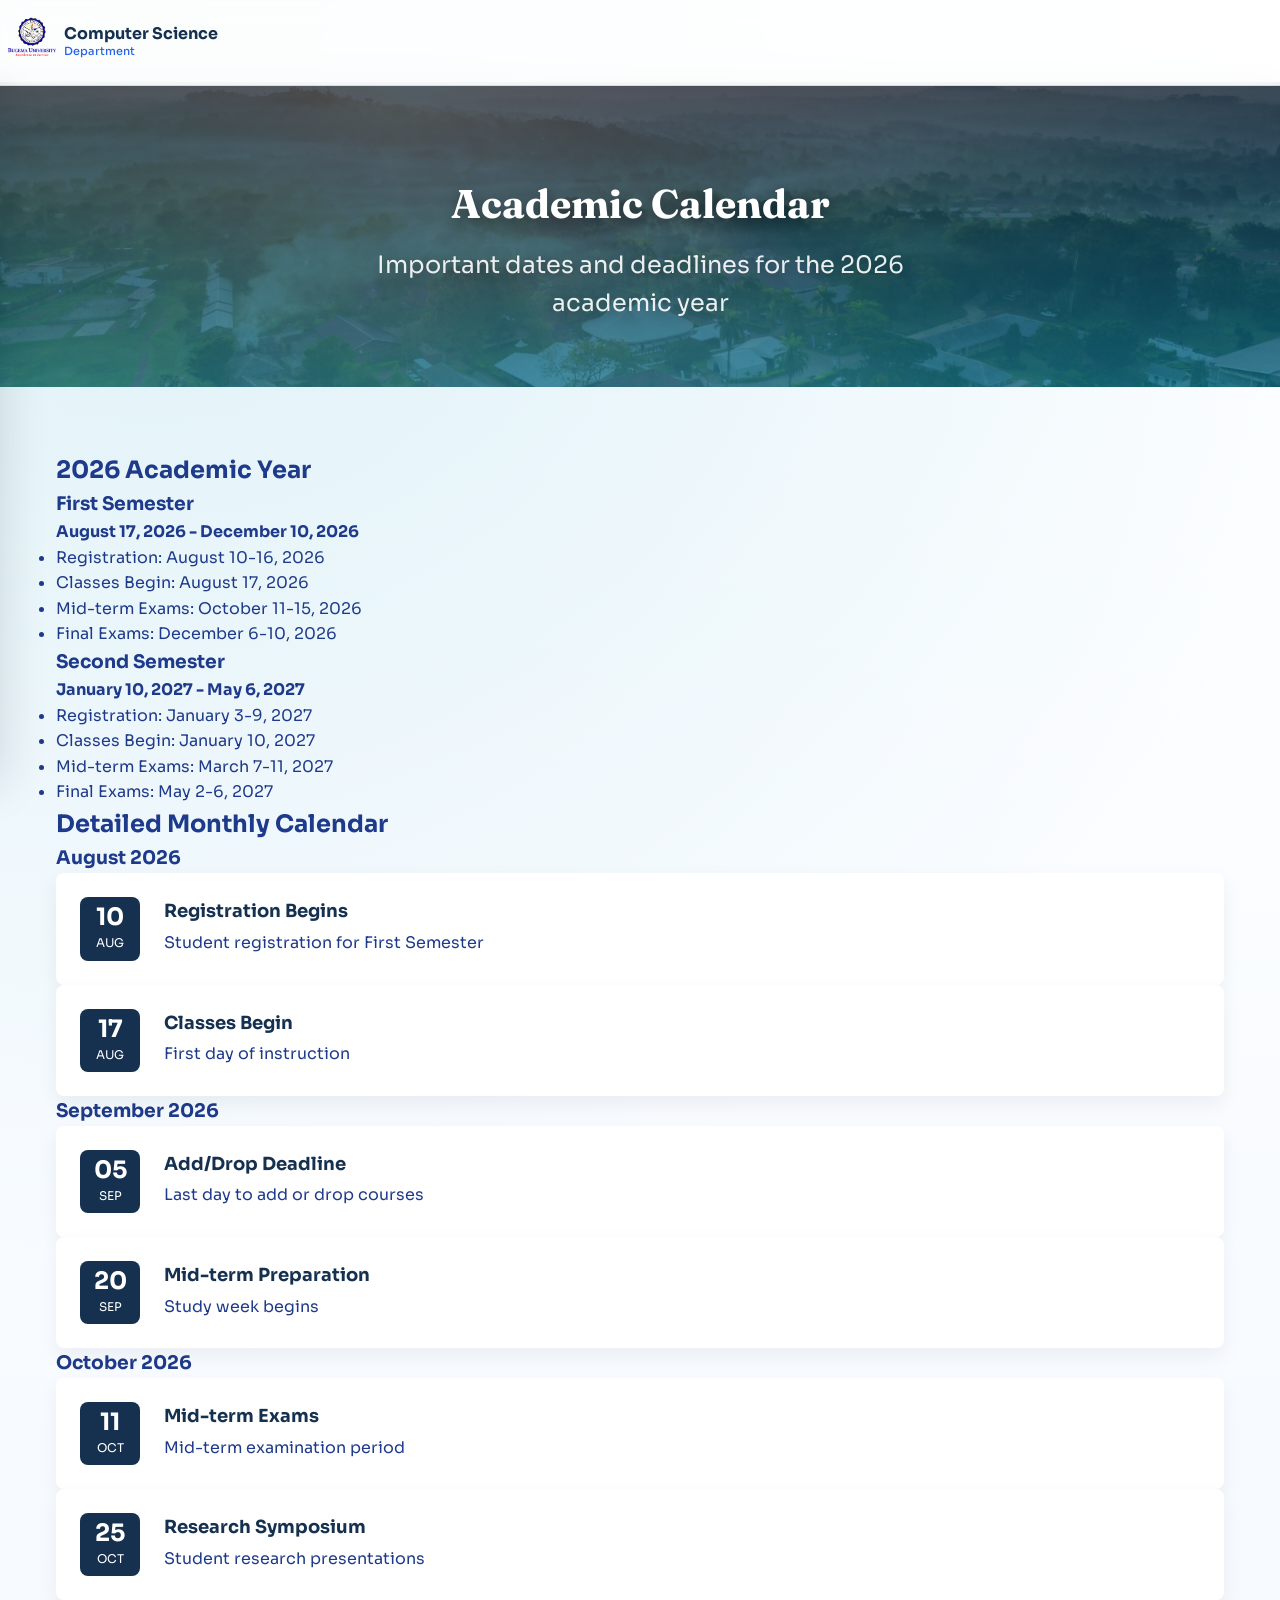
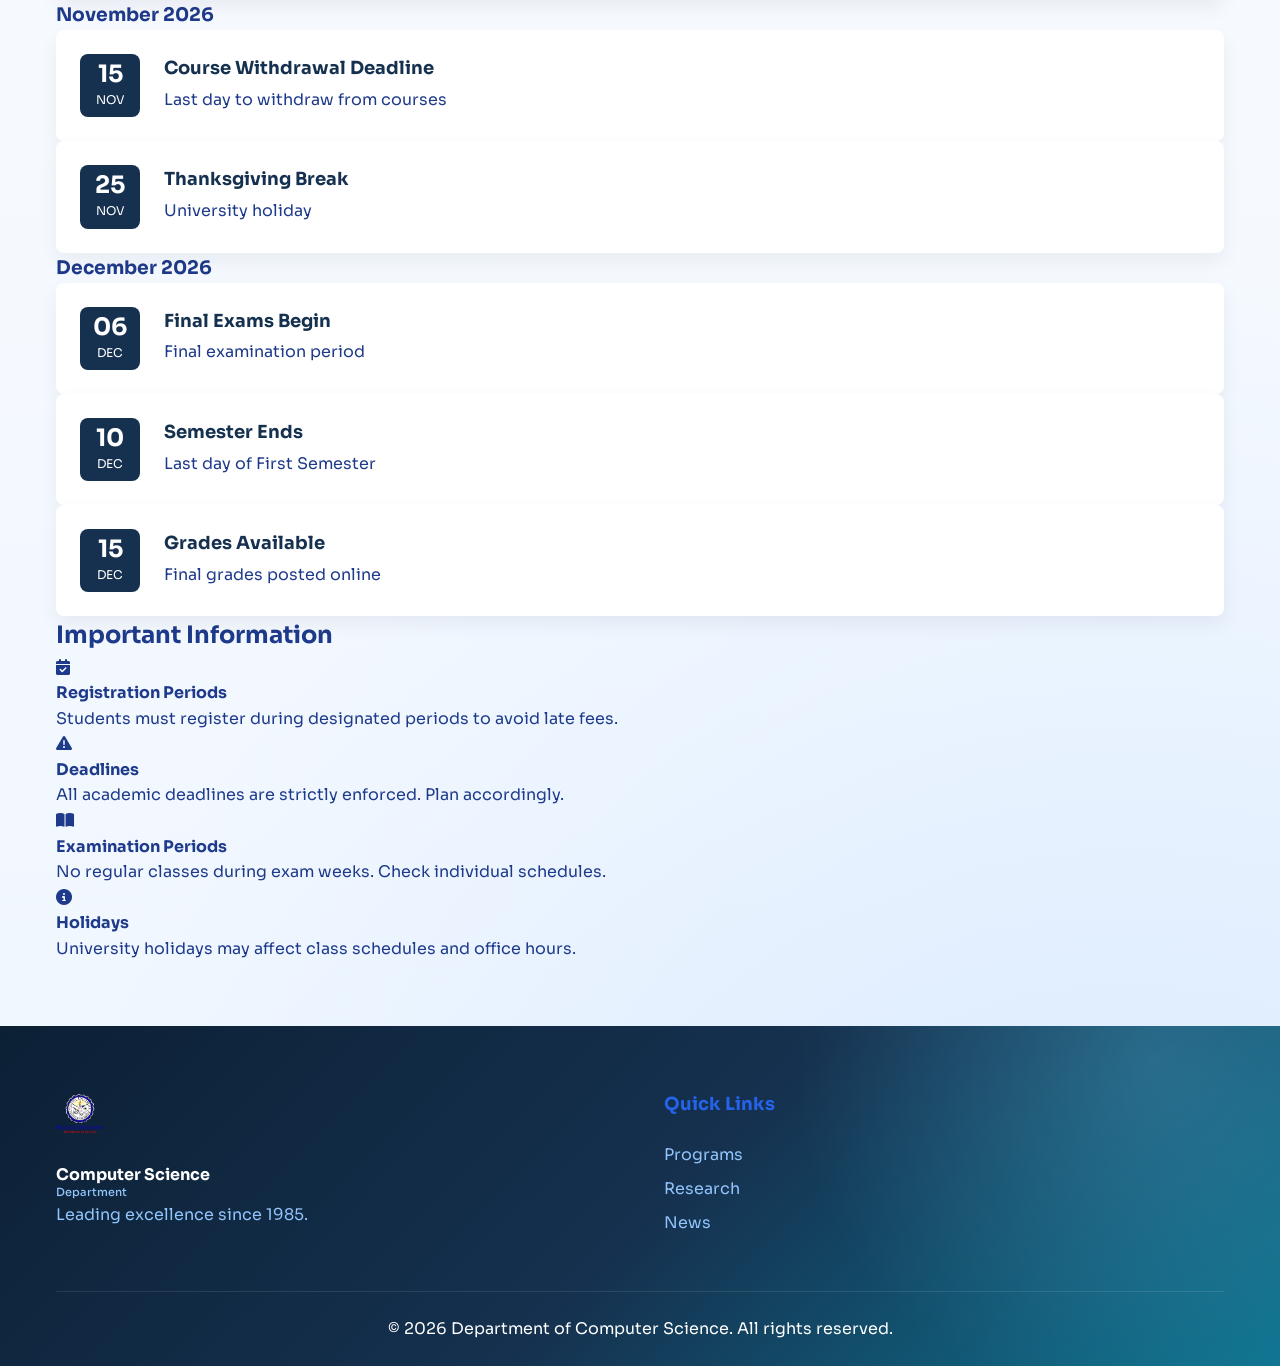
<file: academic-calendar.html>
<!DOCTYPE html>
<html lang="en">
<head>
    <meta charset="UTF-8">
    <meta name="viewport" content="width=device-width, initial-scale=1.0, maximum-scale=5.0, user-scalable=yes, viewport-fit=cover">
    <meta name="description" content="Academic Calendar - Bugema University Computer Science Department">
    <meta name="keywords" content="academic calendar, semester dates, bugema university">
    <meta name="author" content="Department of Computer Science">
    <title>Academic Calendar | Department of Computer Science | Bugema University</title>
    <link rel="stylesheet" href="styles.css">
    <link rel="preconnect" href="https://fonts.googleapis.com">
    <link rel="preconnect" href="https://fonts.gstatic.com" crossorigin>
    <link href="https://fonts.googleapis.com/css2?family=Inter:wght@300;400;500;600;700&family=Merriweather:wght@300;400;700&display=swap" rel="stylesheet">
    <link rel="stylesheet" href="https://cdnjs.cloudflare.com/ajax/libs/font-awesome/6.4.0/css/all.min.css">
</head>
<body>
    <header class="header">
        <nav class="navbar">
            <div class="nav-container">
                <div class="nav-brand">
                    <a href="index.html" class="brand-link">
                        <div class="brand-logo">
                            <img src="bugema logo.png" alt="Bugema Logo" style="width: 48px; height: 48px; object-fit: contain;">
                        </div>
                        <div class="brand-text">
                            <span class="brand-name">Computer Science</span>
                            <span class="brand-tagline">Department</span>
                        </div>
                    </a>
                </div>
                <button class="nav-toggle" aria-label="Toggle navigation">
                    <span class="hamburger-line"></span>
                    <span class="hamburger-line"></span>
                    <span class="hamburger-line"></span>
                </button>
                <ul class="nav-menu">
                    <li class="nav-item"><a href="index.html" class="nav-link">Home</a></li>
                    <li class="nav-item"><a href="about.html" class="nav-link">About</a></li>
                    <li class="nav-item"><a href="programs.html" class="nav-link">Programs</a></li>
                    <li class="nav-item"><a href="faculty.html" class="nav-link">Faculty</a></li>
                    <li class="nav-item"><a href="research.html" class="nav-link">Research</a></li>
                    <li class="nav-item"><a href="news.html" class="nav-link">News & Events</a></li>
                    <li class="nav-item"><a href="resources.html" class="nav-link">Resources</a></li>
                    <li class="nav-item"><a href="contact.html" class="nav-link">Contact</a></li>
                    <li class="nav-item nav-cta"><a href="https://erms.bugemauniv.ac.ug/student/login/" class="nav-link cta-button" target="_blank">Student Portal</a></li>
                </ul>
            </div>
        </nav>
    </header>

    <main>
        <section class="page-header resources-hero">
            <div class="container">
                <h1 class="page-title">Academic Calendar</h1>
                <p class="page-subtitle">Important dates and deadlines for the 2026 academic year</p>
            </div>
        </section>

        <section class="section">
            <div class="container">
                <div class="calendar-overview">
                    <h2>2026 Academic Year</h2>
                    <div class="academic-year-info">
                        <div class="year-card">
                            <h3>First Semester</h3>
                            <p><strong>August 17, 2026 - December 10, 2026</strong></p>
                            <ul>
                                <li>Registration: August 10-16, 2026</li>
                                <li>Classes Begin: August 17, 2026</li>
                                <li>Mid-term Exams: October 11-15, 2026</li>
                                <li>Final Exams: December 6-10, 2026</li>
                            </ul>
                        </div>
                        <div class="year-card">
                            <h3>Second Semester</h3>
                            <p><strong>January 10, 2027 - May 6, 2027</strong></p>
                            <ul>
                                <li>Registration: January 3-9, 2027</li>
                                <li>Classes Begin: January 10, 2027</li>
                                <li>Mid-term Exams: March 7-11, 2027</li>
                                <li>Final Exams: May 2-6, 2027</li>
                            </ul>
                        </div>
                    </div>
                </div>

                <div class="calendar-detailed">
                    <h2>Detailed Monthly Calendar</h2>
                    
                    <div class="month-section">
                        <h3>August 2026</h3>
                        <div class="calendar-events">
                            <div class="event-item">
                                <div class="event-date">
                                    <span class="event-day">10</span>
                                    <span class="event-month">Aug</span>
                                </div>
                                <div class="event-info">
                                    <h4>Registration Begins</h4>
                                    <p>Student registration for First Semester</p>
                                </div>
                            </div>
                            <div class="event-item">
                                <div class="event-date">
                                    <span class="event-day">17</span>
                                    <span class="event-month">Aug</span>
                                </div>
                                <div class="event-info">
                                    <h4>Classes Begin</h4>
                                    <p>First day of instruction</p>
                                </div>
                            </div>
                        </div>
                    </div>

                    <div class="month-section">
                        <h3>September 2026</h3>
                        <div class="calendar-events">
                            <div class="event-item">
                                <div class="event-date">
                                    <span class="event-day">05</span>
                                    <span class="event-month">Sep</span>
                                </div>
                                <div class="event-info">
                                    <h4>Add/Drop Deadline</h4>
                                    <p>Last day to add or drop courses</p>
                                </div>
                            </div>
                            <div class="event-item">
                                <div class="event-date">
                                    <span class="event-day">20</span>
                                    <span class="event-month">Sep</span>
                                </div>
                                <div class="event-info">
                                    <h4>Mid-term Preparation</h4>
                                    <p>Study week begins</p>
                                </div>
                            </div>
                        </div>
                    </div>

                    <div class="month-section">
                        <h3>October 2026</h3>
                        <div class="calendar-events">
                            <div class="event-item">
                                <div class="event-date">
                                    <span class="event-day">11</span>
                                    <span class="event-month">Oct</span>
                                </div>
                                <div class="event-info">
                                    <h4>Mid-term Exams</h4>
                                    <p>Mid-term examination period</p>
                                </div>
                            </div>
                            <div class="event-item">
                                <div class="event-date">
                                    <span class="event-day">25</span>
                                    <span class="event-month">Oct</span>
                                </div>
                                <div class="event-info">
                                    <h4>Research Symposium</h4>
                                    <p>Student research presentations</p>
                                </div>
                            </div>
                        </div>
                    </div>

                    <div class="month-section">
                        <h3>November 2026</h3>
                        <div class="calendar-events">
                            <div class="event-item">
                                <div class="event-date">
                                    <span class="event-day">15</span>
                                    <span class="event-month">Nov</span>
                                </div>
                                <div class="event-info">
                                    <h4>Course Withdrawal Deadline</h4>
                                    <p>Last day to withdraw from courses</p>
                                </div>
                            </div>
                            <div class="event-item">
                                <div class="event-date">
                                    <span class="event-day">25</span>
                                    <span class="event-month">Nov</span>
                                </div>
                                <div class="event-info">
                                    <h4>Thanksgiving Break</h4>
                                    <p>University holiday</p>
                                </div>
                            </div>
                        </div>
                    </div>

                    <div class="month-section">
                        <h3>December 2026</h3>
                        <div class="calendar-events">
                            <div class="event-item">
                                <div class="event-date">
                                    <span class="event-day">06</span>
                                    <span class="event-month">Dec</span>
                                </div>
                                <div class="event-info">
                                    <h4>Final Exams Begin</h4>
                                    <p>Final examination period</p>
                                </div>
                            </div>
                            <div class="event-item">
                                <div class="event-date">
                                    <span class="event-day">10</span>
                                    <span class="event-month">Dec</span>
                                </div>
                                <div class="event-info">
                                    <h4>Semester Ends</h4>
                                    <p>Last day of First Semester</p>
                                </div>
                            </div>
                            <div class="event-item">
                                <div class="event-date">
                                    <span class="event-day">15</span>
                                    <span class="event-month">Dec</span>
                                </div>
                                <div class="event-info">
                                    <h4>Grades Available</h4>
                                    <p>Final grades posted online</p>
                                </div>
                            </div>
                        </div>
                    </div>
                </div>

                <div class="calendar-legend">
                    <h2>Important Information</h2>
                    <div class="legend-grid">
                        <div class="legend-item">
                            <i class="fas fa-calendar-check"></i>
                            <div>
                                <h4>Registration Periods</h4>
                                <p>Students must register during designated periods to avoid late fees.</p>
                            </div>
                        </div>
                        <div class="legend-item">
                            <i class="fas fa-exclamation-triangle"></i>
                            <div>
                                <h4>Deadlines</h4>
                                <p>All academic deadlines are strictly enforced. Plan accordingly.</p>
                            </div>
                        </div>
                        <div class="legend-item">
                            <i class="fas fa-book-open"></i>
                            <div>
                                <h4>Examination Periods</h4>
                                <p>No regular classes during exam weeks. Check individual schedules.</p>
                            </div>
                        </div>
                        <div class="legend-item">
                            <i class="fas fa-info-circle"></i>
                            <div>
                                <h4>Holidays</h4>
                                <p>University holidays may affect class schedules and office hours.</p>
                            </div>
                        </div>
                    </div>
                </div>
            </div>
        </section>
    </main>

    <footer class="footer">
        <div class="container">
            <div class="footer-content">
                <div class="footer-section">
                    <div class="footer-brand">
                        <div class="brand-logo">
                            <img src="bugema logo.png" alt="Bugema Logo" style="width: 48px; height: 48px; object-fit: contain;">
                        </div>
                        <div class="brand-text">
                            <span class="brand-name">Computer Science</span>
                            <span class="brand-tagline">Department</span>
                        </div>
                    </div>
                    <p class="footer-description">Leading excellence since 1985.</p>
                </div>
                <div class="footer-section">
                    <h3>Quick Links</h3>
                    <ul class="footer-links">
                        <li><a href="programs.html">Programs</a></li>
                        <li><a href="research.html">Research</a></li>
                        <li><a href="news.html">News</a></li>
                    </ul>
                </div>
            </div>
            <div class="footer-bottom">
                <p>&copy; 2026 Department of Computer Science. All rights reserved.</p>
            </div>
        </div>
    </footer>

    <script src="script.js"></script>
</body>
</html>
</file>
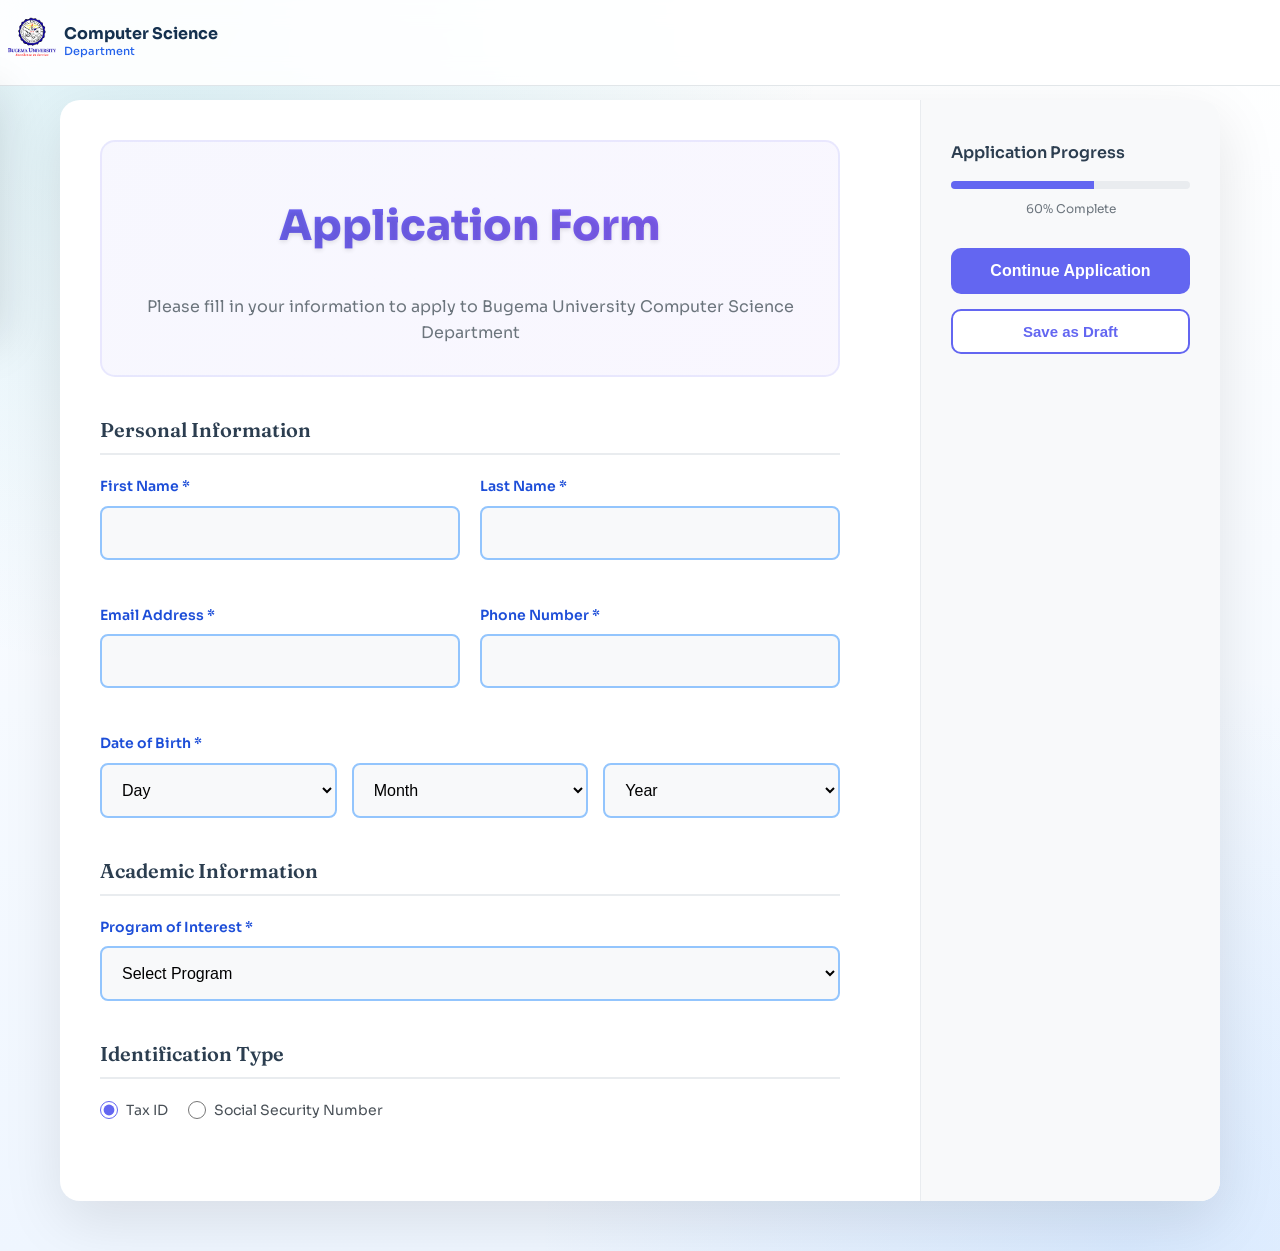
<file: application-forms.html>
<!DOCTYPE html>
<html lang="en">
<head>
    <meta charset="UTF-8">
    <meta name="viewport" content="width=device-width, initial-scale=1.0, maximum-scale=5.0, user-scalable=yes, viewport-fit=cover">
    <title>Application Forms | Bugema University Computer Science</title>
    <link rel="stylesheet" href="styles.css">
    <link rel="preconnect" href="https://fonts.googleapis.com">
    <link rel="preconnect" href="https://fonts.gstatic.com" crossorigin>
    <link href="https://fonts.googleapis.com/css2?family=Inter:wght@300;400;500;600;700&display=swap" rel="stylesheet">
    <link rel="stylesheet" href="https://cdnjs.cloudflare.com/ajax/libs/font-awesome/6.4.0/css/all.min.css">
    <style>
        .application-container {
            max-width: 1200px;
            margin: 100px auto 50px;
            padding: 0 20px;
        }
        
        .application-wrapper {
            display: grid;
            grid-template-columns: 1fr 300px;
            gap: 40px;
            background: white;
            border-radius: 20px;
            box-shadow: 0 20px 60px rgba(0,0,0,0.1);
            overflow: hidden;
        }
        
        .application-main {
            padding: 40px;
        }
        
        .application-sidebar {
            background: #f8f9fa;
            padding: 40px 30px;
            border-left: 1px solid #e9ecef;
        }
        
        .app-header {
            margin-bottom: 40px;
            padding: 30px 0;
            background: linear-gradient(135deg, rgba(99, 102, 241, 0.05) 0%, rgba(139, 92, 246, 0.05) 100%);
            border-radius: 15px;
            text-align: center;
            border: 2px solid rgba(99, 102, 241, 0.1);
        }
        
        .app-title {
            font-size: 42px;
            font-weight: 800;
            color: #1a1a1a;
            margin-bottom: 15px;
            text-align: center;
            padding: 20px 0;
            background: linear-gradient(135deg, #6366f1 0%, #8b5cf6 100%);
            -webkit-background-clip: text;
            -webkit-text-fill-color: transparent;
            background-clip: text;
            text-shadow: 0 2px 4px rgba(0,0,0,0.1);
        }
        
        .app-subtitle {
            font-size: 16px;
            color: #6c757d;
            font-weight: 400;
        }
        
        .form-section {
            margin-bottom: 40px;
        }
        
        .section-title {
            font-size: 20px;
            font-weight: 600;
            color: #2c3e50;
            margin-bottom: 20px;
            padding-bottom: 10px;
            border-bottom: 2px solid #e9ecef;
        }
        
        .form-grid {
            display: grid;
            grid-template-columns: 1fr 1fr;
            gap: 20px;
            margin-bottom: 20px;
        }
        
        .form-group {
            display: flex;
            flex-direction: column;
        }
        
        .form-label {
            font-size: 14px;
            font-weight: 500;
            color: #495057;
            margin-bottom: 8px;
        }
        
        .form-input {
            padding: 12px 16px;
            border: 2px solid #e9ecef;
            border-radius: 10px;
            font-size: 15px;
            transition: all 0.3s ease;
            background: #f8f9fa;
        }
        
        .form-input:focus {
            outline: none;
            border-color: #6366f1;
            background: white;
            box-shadow: 0 0 0 3px rgba(99, 102, 241, 0.1);
        }
        
        .form-select {
            padding: 12px 16px;
            border: 2px solid #e9ecef;
            border-radius: 10px;
            font-size: 15px;
            background: #f8f9fa;
            cursor: pointer;
            transition: all 0.3s ease;
        }
        
        .form-select:focus {
            outline: none;
            border-color: #6366f1;
            background: white;
            box-shadow: 0 0 0 3px rgba(99, 102, 241, 0.1);
        }
        
        .date-group {
            display: grid;
            grid-template-columns: 1fr 1fr 1fr;
            gap: 15px;
        }
        
        .radio-group {
            display: flex;
            gap: 20px;
            margin-bottom: 20px;
        }
        
        .radio-option {
            display: flex;
            align-items: center;
            gap: 8px;
            cursor: pointer;
        }
        
        .radio-option input[type="radio"] {
            width: 18px;
            height: 18px;
            accent-color: #6366f1;
        }
        
        .radio-label {
            font-size: 14px;
            color: #495057;
        }
        
        .checkbox-group {
            display: flex;
            align-items: center;
            gap: 10px;
            margin-bottom: 20px;
        }
        
        .checkbox-group input[type="checkbox"] {
            width: 18px;
            height: 18px;
            accent-color: #6366f1;
        }
        
        .checkbox-label {
            font-size: 14px;
            color: #495057;
        }
        
        .btn-primary {
            background: #6366f1;
            color: white;
            border: none;
            padding: 14px 28px;
            border-radius: 10px;
            font-size: 16px;
            font-weight: 600;
            cursor: pointer;
            transition: all 0.3s ease;
            width: 100%;
            margin-bottom: 15px;
        }
        
        .btn-primary:hover {
            background: #4f46e5;
            transform: translateY(-2px);
            box-shadow: 0 10px 25px rgba(99, 102, 241, 0.3);
        }
        
        .btn-secondary {
            background: white;
            color: #6366f1;
            border: 2px solid #6366f1;
            padding: 12px 24px;
            border-radius: 10px;
            font-size: 15px;
            font-weight: 600;
            cursor: pointer;
            transition: all 0.3s ease;
            width: 100%;
        }
        
        .btn-secondary:hover {
            background: #f8f9fa;
            transform: translateY(-2px);
        }
        
        .sidebar-section {
            margin-bottom: 30px;
        }
        
        .sidebar-title {
            font-size: 16px;
            font-weight: 600;
            color: #2c3e50;
            margin-bottom: 15px;
        }
        
        .progress-bar {
            height: 8px;
            background: #e9ecef;
            border-radius: 4px;
            overflow: hidden;
            margin-bottom: 10px;
        }
        
        .progress-fill {
            height: 100%;
            background: #6366f1;
            width: 60%;
            transition: width 0.3s ease;
        }
        
        .progress-text {
            font-size: 12px;
            color: #6c757d;
            text-align: center;
        }
        
        .help-text {
            font-size: 13px;
            color: #6c757d;
            margin-top: 5px;
        }
        
        @media (max-width: 768px) {
            .application-wrapper {
                grid-template-columns: 1fr;
            }
            
            .form-grid {
                grid-template-columns: 1fr;
            }
            
            .date-group {
                grid-template-columns: 1fr;
            }
            
            .application-main {
                padding: 30px 20px;
            }
        }
    </style>
</head>
<body>
    <header class="header">
        <nav class="navbar">
            <div class="nav-container">
                <div class="nav-brand">
                    <a href="index.html" class="brand-link">
                        <div class="brand-logo">
                            <img src="bugema logo.png" alt="Bugema Logo" style="width: 48px; height: 48px; object-fit: contain;">
                        </div>
                        <div class="brand-text">
                            <span class="brand-name">Computer Science</span>
                            <span class="brand-tagline">Department</span>
                        </div>
                    </a>
                </div>
                <button class="nav-toggle" aria-label="Toggle navigation">
                    <span class="hamburger-line"></span>
                    <span class="hamburger-line"></span>
                    <span class="hamburger-line"></span>
                </button>
                <ul class="nav-menu">
                    <li class="nav-item"><a href="index.html" class="nav-link">Home</a></li>
                    <li class="nav-item"><a href="resources.html" class="nav-link">Resources</a></li>
                    <li class="nav-item nav-cta"><a href="https://erms.bugemauniv.ac.ug/student/login/" class="nav-link cta-button" target="_blank">Student Portal</a></li>
                </ul>
            </div>
        </nav>
    </header>

    <div class="application-container">
        <div class="application-wrapper">
            <div class="application-main">
                <div class="app-header">
                    <h1 class="app-title">Application Form</h1>
                    <p class="app-subtitle">Please fill in your information to apply to Bugema University Computer Science Department</p>
                </div>

                <form id="applicationForm">
                    <div class="form-section">
                        <h2 class="section-title">Personal Information</h2>
                        <div class="form-grid">
                            <div class="form-group">
                                <label class="form-label">First Name *</label>
                                <input type="text" class="form-input" name="firstName" required>
                            </div>
                            <div class="form-group">
                                <label class="form-label">Last Name *</label>
                                <input type="text" class="form-input" name="lastName" required>
                            </div>
                        </div>
                        
                        <div class="form-grid">
                            <div class="form-group">
                                <label class="form-label">Email Address *</label>
                                <input type="email" class="form-input" name="email" required>
                            </div>
                            <div class="form-group">
                                <label class="form-label">Phone Number *</label>
                                <input type="tel" class="form-input" name="phone" required>
                            </div>
                        </div>

                        <div class="form-group">
                            <label class="form-label">Date of Birth *</label>
                            <div class="date-group">
                                <select class="form-select" name="day" required>
                                    <option value="">Day</option>
                                    <option value="01">01</option>
                                    <option value="02">02</option>
                                    <option value="03">03</option>
                                    <option value="04">04</option>
                                    <option value="05">05</option>
                                    <option value="06">06</option>
                                    <option value="07">07</option>
                                    <option value="08">08</option>
                                    <option value="09">09</option>
                                    <option value="10">10</option>
                                    <option value="11">11</option>
                                    <option value="12">12</option>
                                    <option value="13">13</option>
                                    <option value="14">14</option>
                                    <option value="15">15</option>
                                    <option value="16">16</option>
                                    <option value="17">17</option>
                                    <option value="18">18</option>
                                    <option value="19">19</option>
                                    <option value="20">20</option>
                                    <option value="21">21</option>
                                    <option value="22">22</option>
                                    <option value="23">23</option>
                                    <option value="24">24</option>
                                    <option value="25">25</option>
                                    <option value="26">26</option>
                                    <option value="27">27</option>
                                    <option value="28">28</option>
                                    <option value="29">29</option>
                                    <option value="30">30</option>
                                    <option value="31">31</option>
                                </select>
                                <select class="form-select" name="month" required>
                                    <option value="">Month</option>
                                    <option value="01">January</option>
                                    <option value="02">February</option>
                                    <option value="03">March</option>
                                    <option value="04">April</option>
                                    <option value="05">May</option>
                                    <option value="06">June</option>
                                    <option value="07">July</option>
                                    <option value="08">August</option>
                                    <option value="09">September</option>
                                    <option value="10">October</option>
                                    <option value="11">November</option>
                                    <option value="12">December</option>
                                </select>
                                <select class="form-select" name="year" required>
                                    <option value="">Year</option>
                                    <option value="2008">2008</option>
                                    <option value="2007">2007</option>
                                    <option value="2006">2006</option>
                                    <option value="2005">2005</option>
                                    <option value="2004">2004</option>
                                    <option value="2003">2003</option>
                                    <option value="2002">2002</option>
                                    <option value="2001">2001</option>
                                    <option value="2000">2000</option>
                                    <option value="1999">1999</option>
                                    <option value="1998">1998</option>
                                    <option value="1997">1997</option>
                                    <option value="1996">1996</option>
                                    <option value="1995">1995</option>
                                    <option value="1994">1994</option>
                                    <option value="1993">1993</option>
                                </select>
                            </div>
                        </div>
                    </div>

                    <div class="form-section">
                        <h2 class="section-title">Academic Information</h2>
                        <div class="form-group">
                            <label class="form-label">Program of Interest *</label>
                            <select class="form-select" name="program" required>
                                <option value="">Select Program</option>
                                <option value="bsc-cs">Bachelor of Science in Computer Science</option>
                                <option value="bsc-it">Bachelor of Science in Information Technology</option>
                                <option value="msc-cs">Master of Science in Computer Science</option>
                                <option value="pgd-cs">Postgraduate Diploma in Computer Science</option>
                            </select>
                        </div>
                    </div>

                    <div class="form-section">
                        <h2 class="section-title">Identification Type</h2>
                        <div class="radio-group">
                            <label class="radio-option">
                                <input type="radio" name="idType" value="taxId" checked>
                                <span class="radio-label">Tax ID</span>
                            </label>
                            <label class="radio-option">
                                <input type="radio" name="idType" value="ssn">
                                <span class="radio-label">Social Security Number</span>
                            </label>
                        </div>
                    </div>
                </form>
            </div>

            <div class="application-sidebar">
                <div class="sidebar-section">
                    <h3 class="sidebar-title">Application Progress</h3>
                    <div class="progress-bar">
                        <div class="progress-fill"></div>
                    </div>
                    <p class="progress-text">60% Complete</p>
                </div>

                <div class="sidebar-section">
                    <button class="btn-primary" onclick="submitApplication()">
                        Continue Application
                    </button>
                    <button class="btn-secondary" onclick="saveDraft()">
                        Save as Draft
                    </button>
                </div>
            </div>
        </div>
    </div>

    <script src="script.js"></script>
    <script>
        function submitApplication() {
            showNotification('Application submitted successfully!', 'success');
        }
        function saveDraft() {
            showNotification('Application saved as draft.', 'info');
        }
    </script>
</body>
</html>
</file>
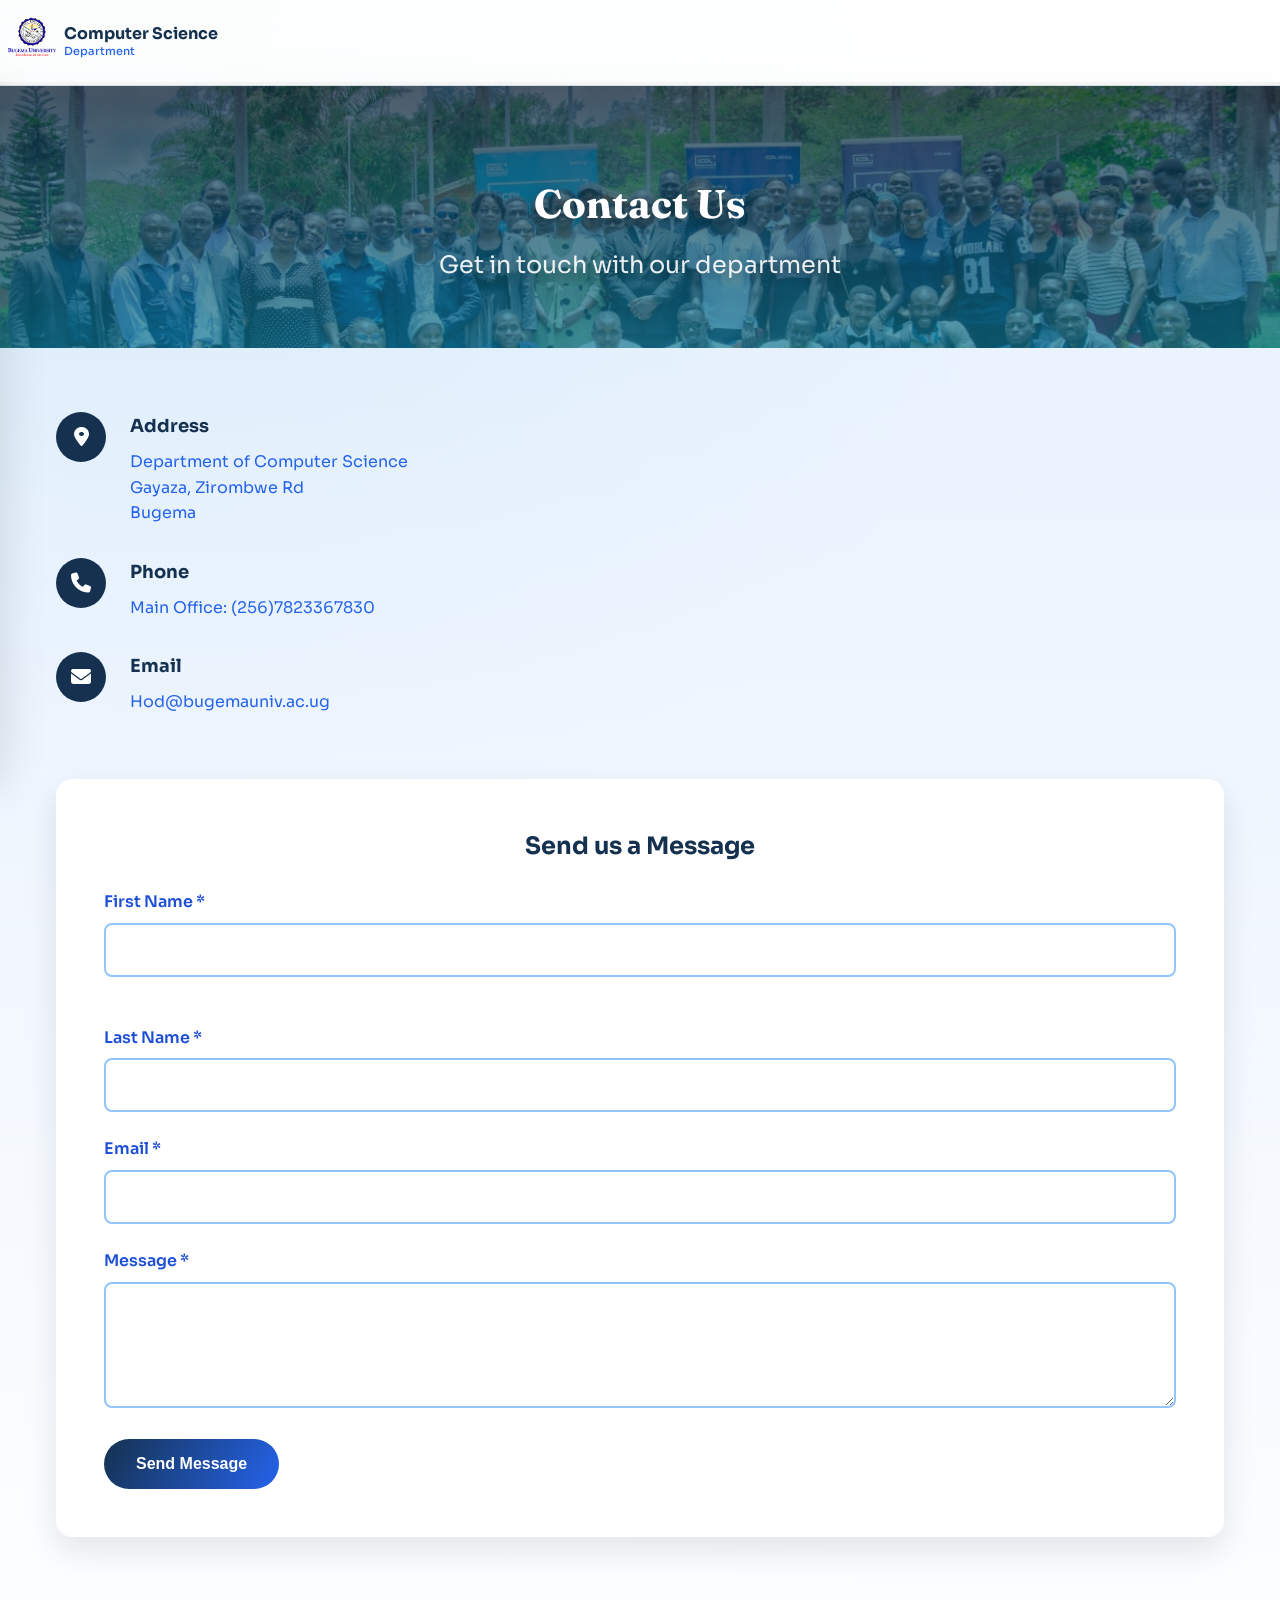
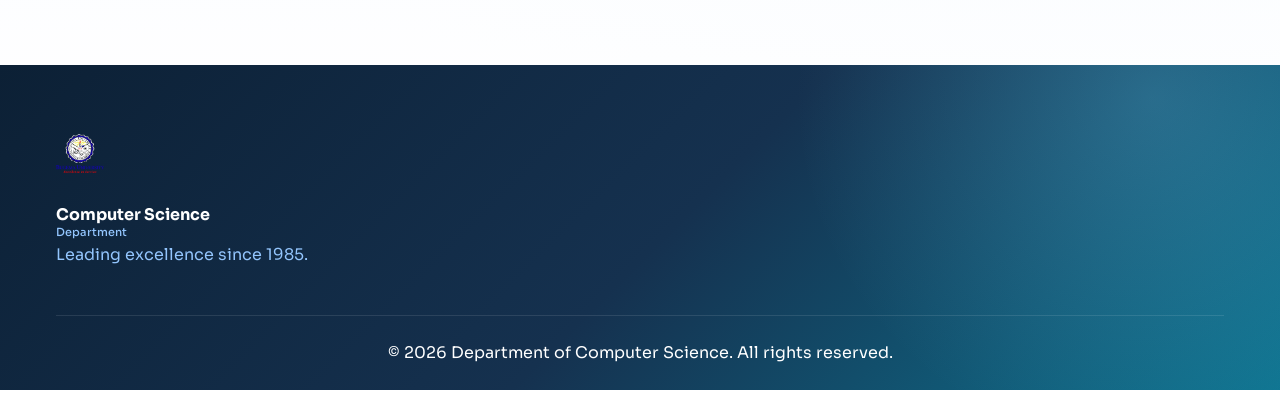
<file: contact.html>
<!DOCTYPE html>
<html lang="en">
<head>
    <meta charset="UTF-8">
    <meta name="viewport" content="width=device-width, initial-scale=1.0, maximum-scale=5.0, user-scalable=yes, viewport-fit=cover">
    <meta name="description" content="Contact Us - Get in touch with our department">
    <meta name="keywords" content="computer science contact, department contact, address, phone, email">
    <meta name="author" content="Department of Computer Science">
    <title>Contact Us | Department of Computer Science | University</title>
    <link rel="stylesheet" href="styles.css">
    <link rel="preconnect" href="https://fonts.googleapis.com">
    <link rel="preconnect" href="https://fonts.gstatic.com" crossorigin>
    <link href="https://fonts.googleapis.com/css2?family=Inter:wght@300;400;500;600;700&family=Merriweather:wght@300;400;700&display=swap" rel="stylesheet">
    <link rel="stylesheet" href="https://cdnjs.cloudflare.com/ajax/libs/font-awesome/6.4.0/css/all.min.css">
</head>
<body>
    <header class="header">
        <nav class="navbar">
            <div class="nav-container">
                <div class="nav-brand">
                    <a href="index.html" class="brand-link">
                        <div class="brand-logo">
                            <img src="bugema logo.png" alt="Bugema Logo" style="width: 48px; height: 48px; object-fit: contain; opacity: 1;">
                        </div>
                        <div class="brand-text">
                            <span class="brand-name">Computer Science</span>
                            <span class="brand-tagline">Department</span>
                        </div>
                    </a>
                </div>
                <button class="nav-toggle" aria-label="Toggle navigation">
                    <span class="hamburger-line"></span>
                    <span class="hamburger-line"></span>
                    <span class="hamburger-line"></span>
                </button>
                <ul class="nav-menu">
                    <li class="nav-item"><a href="index.html" class="nav-link">Home</a></li>
                    <li class="nav-item"><a href="about.html" class="nav-link">About</a></li>
                    <li class="nav-item"><a href="programs.html" class="nav-link">Programs</a></li>
                    <li class="nav-item"><a href="faculty.html" class="nav-link">Faculty</a></li>
                    <li class="nav-item"><a href="research.html" class="nav-link">Research</a></li>
                    <li class="nav-item"><a href="news.html" class="nav-link">News & Events</a></li>
                    <li class="nav-item"><a href="resources.html" class="nav-link">Resources</a></li>
                    <li class="nav-item"><a href="contact.html" class="nav-link active">Contact</a></li>
                    <li class="nav-item nav-cta"><a href="https://erms.bugemauniv.ac.ug/student/login/" class="nav-link cta-button" target="_blank">Student Portal</a></li>
                </ul>
            </div>
        </nav>
    </header>

    <main>
        <section class="page-header contact-hero">
            <div class="container">
                <h1 class="page-title">Contact Us</h1>
                <p class="page-subtitle">Get in touch with our department</p>
            </div>
        </section>

        <section class="section section-alt">
            <div class="container">
                <div class="contact-content">
                    <div class="contact-info">
                        <div class="contact-item">
                            <div class="contact-icon">
                                <i class="fas fa-map-marker-alt"></i>
                            </div>
                            <div class="contact-details">
                                <h3>Address</h3>
                                <p>Department of Computer Science<br>
                                Gayaza, Zirombwe Rd <br>
                                Bugema</p>
                            </div>
                        </div>
                        <div class="contact-item">
                            <div class="contact-icon">
                                <i class="fas fa-phone"></i>
                            </div>
                            <div class="contact-details">
                                <h3>Phone</h3>
                                <p>Main Office: (256)7823367830</p>
                            </div>
                        </div>
                        <div class="contact-item">
                            <div class="contact-icon">
                                <i class="fas fa-envelope"></i>
                            </div>
                            <div class="contact-details">
                                <h3>Email</h3>
                                <p>Hod@bugemauniv.ac.ug</p>
                            </div>
                        </div>
                    </div>
                    
                    <div class="contact-form-section">
                        <h3>Send us a Message</h3>
                        <form id="contactForm" class="contact-form">
                            <div class="form-row">
                                <div class="form-group">
                                    <label for="firstName">First Name *</label>
                                    <input type="text" id="firstName" name="firstName" required>
                                </div>
                                <div class="form-group">
                                    <label for="lastName">Last Name *</label>
                                    <input type="text" id="lastName" name="lastName" required>
                                </div>
                            </div>
                            <div class="form-group">
                                <label for="email">Email *</label>
                                <input type="email" id="email" name="email" required>
                            </div>
                            <div class="form-group">
                                <label for="message">Message *</label>
                                <textarea id="message" name="message" rows="5" required></textarea>
                            </div>
                            <button type="submit" class="btn btn-primary">Send Message</button>
                        </form>
                    </div>
                </div>
            </div>
        </section>
    </main>

    <footer class="footer">
        <div class="container">
            <div class="footer-content">
                <div class="footer-section">
                    <div class="footer-brand">
                        <div class="brand-logo">
                            <img src="bugema logo.png" alt="Bugema Logo" style="width: 48px; height: 48px; object-fit: contain; opacity: 1;">
                        </div>
                        <div class="brand-text">
                            <span class="brand-name">Computer Science</span>
                            <span class="brand-tagline">Department</span>
                        </div>
                    </div>
                    <p class="footer-description">Leading excellence since 1985.</p>
                </div>
            </div>
            <div class="footer-bottom">
                <p>&copy; 2026 Department of Computer Science. All rights reserved.</p>
            </div>
        </div>
    </footer>

    <script src="script.js"></script>
</body>
</html>
</file>
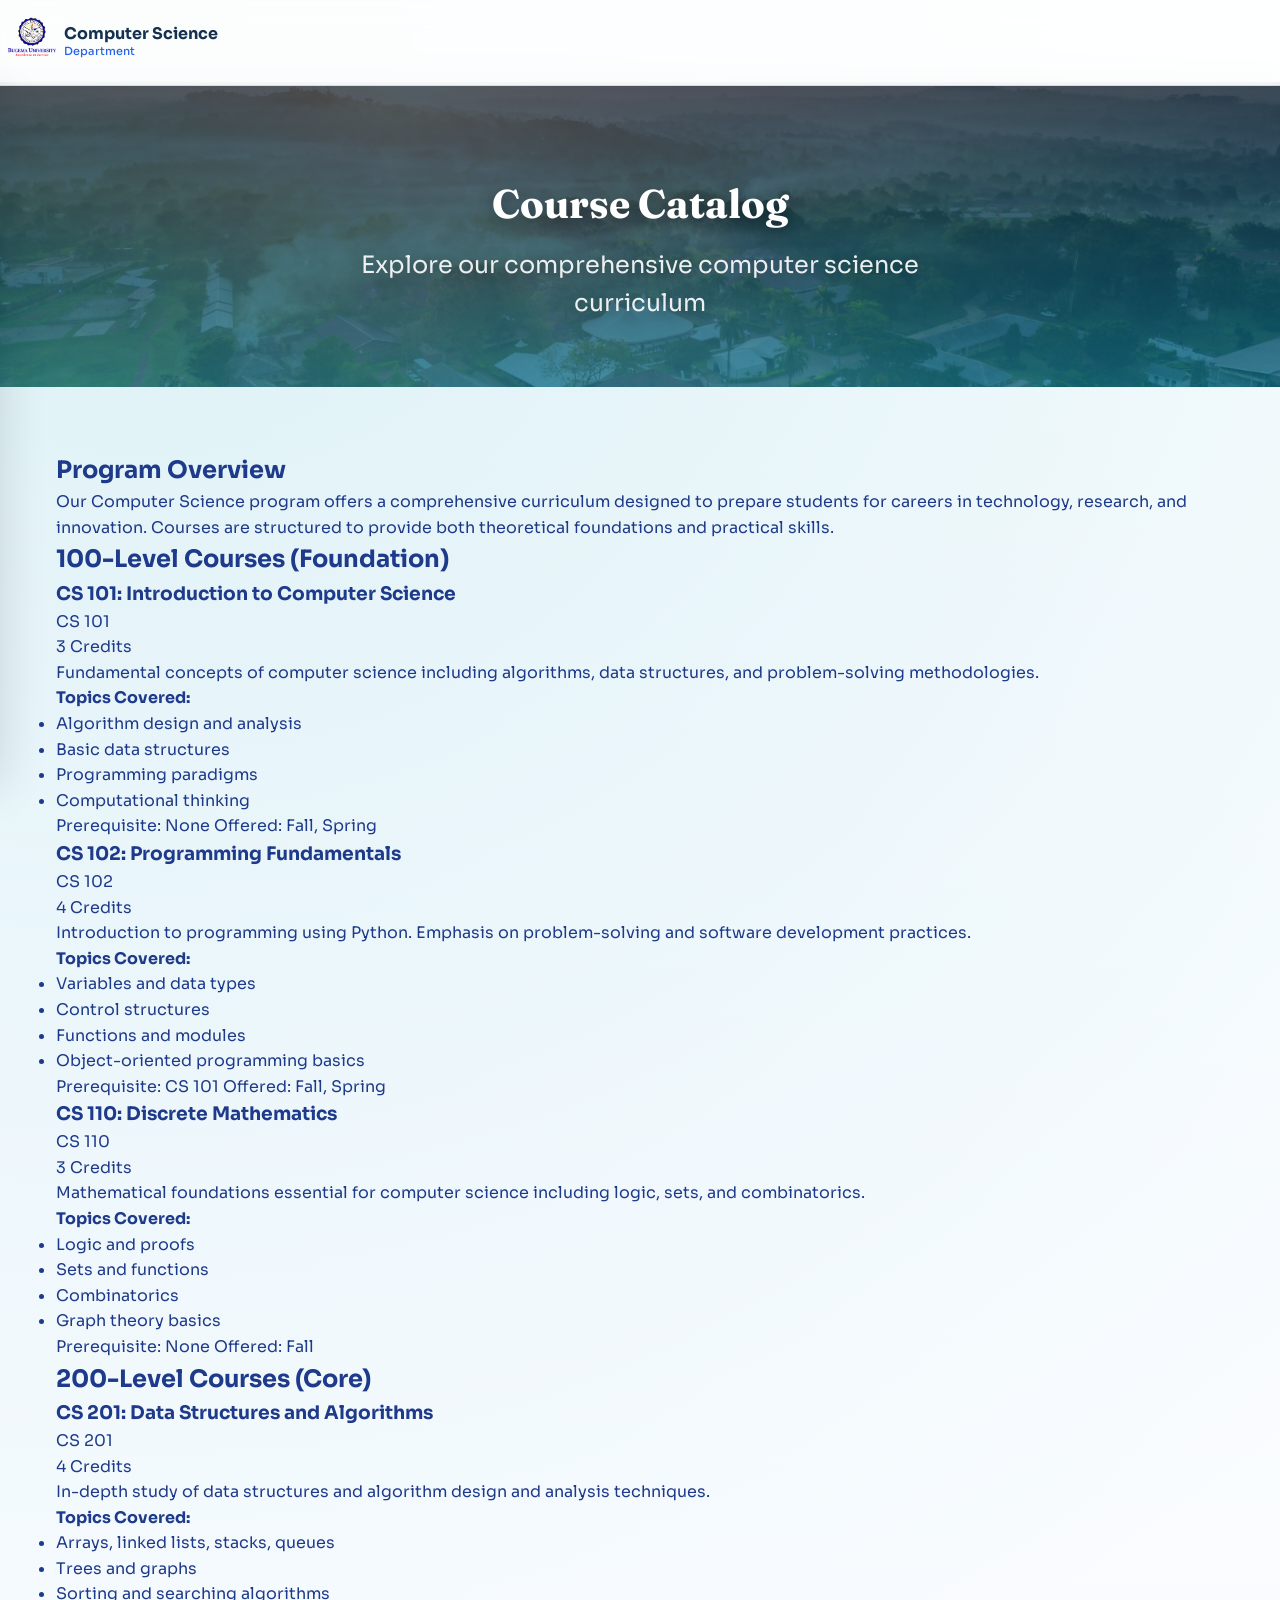
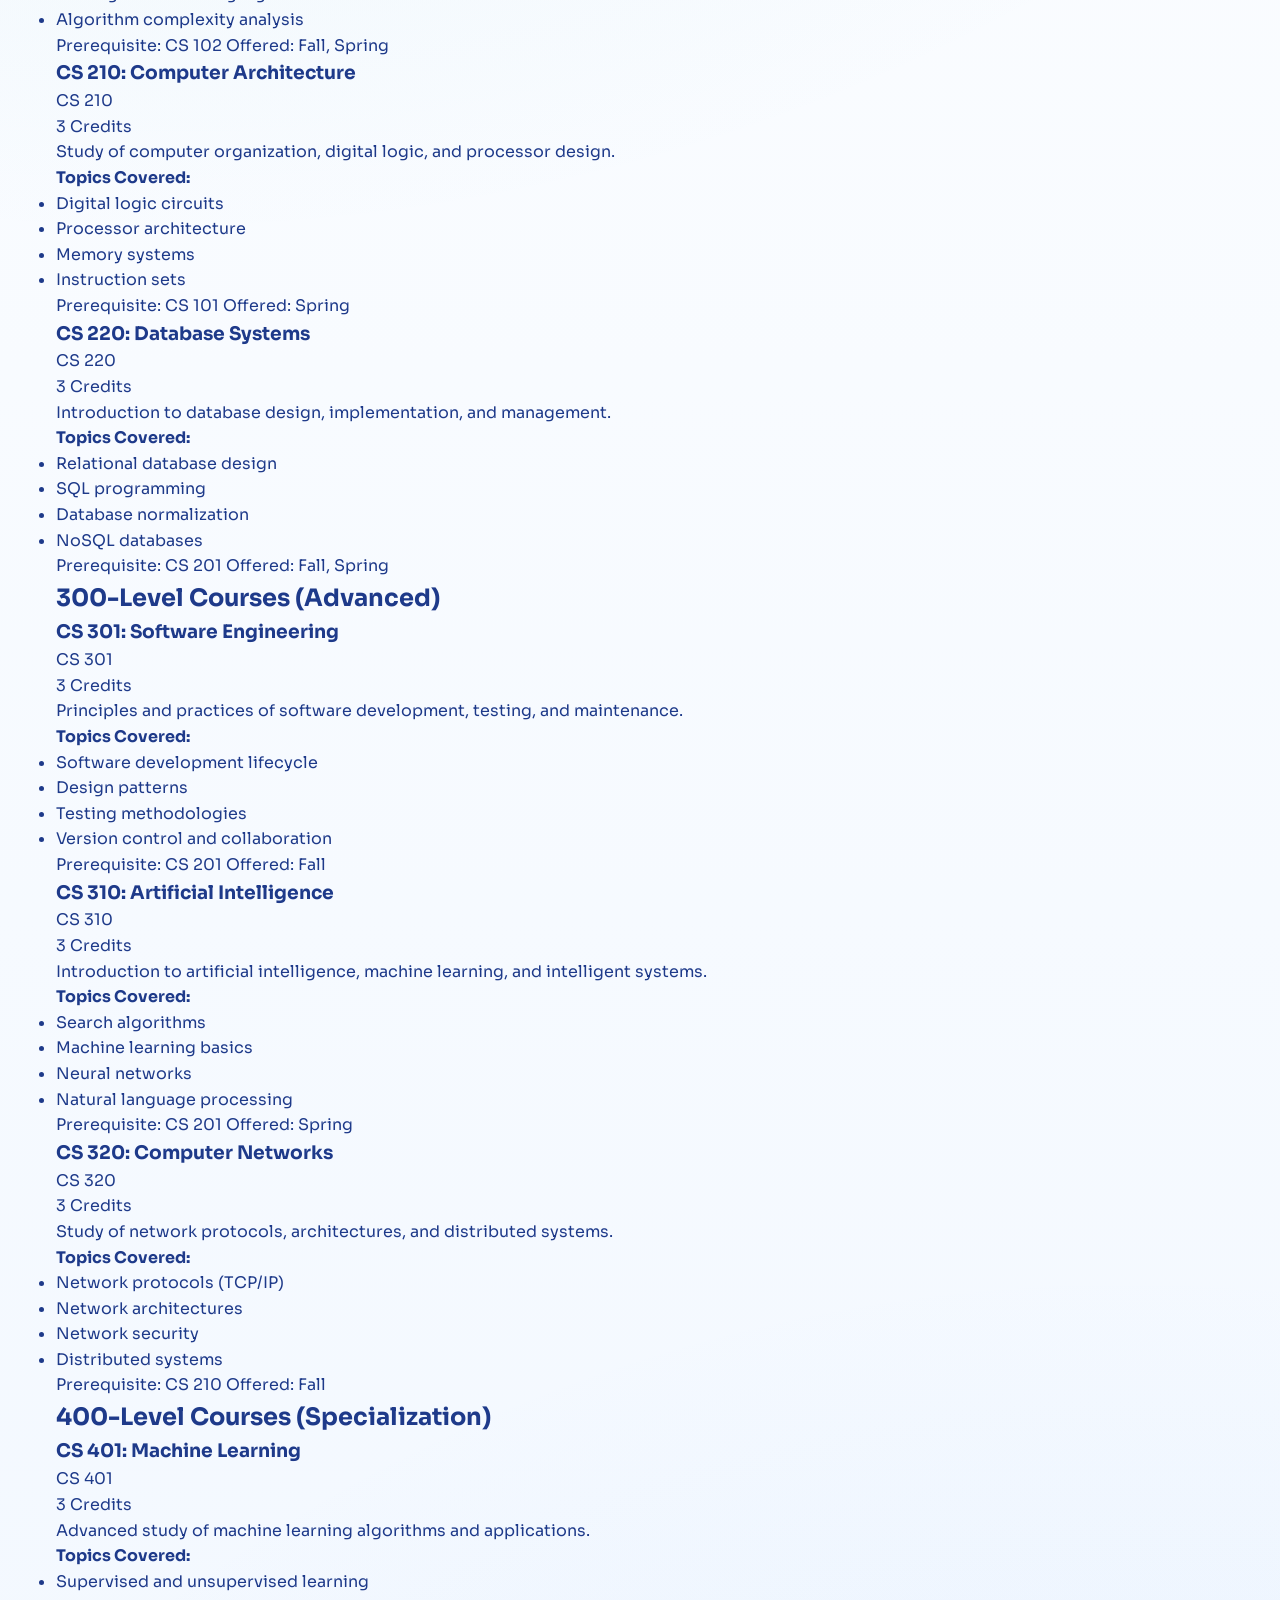
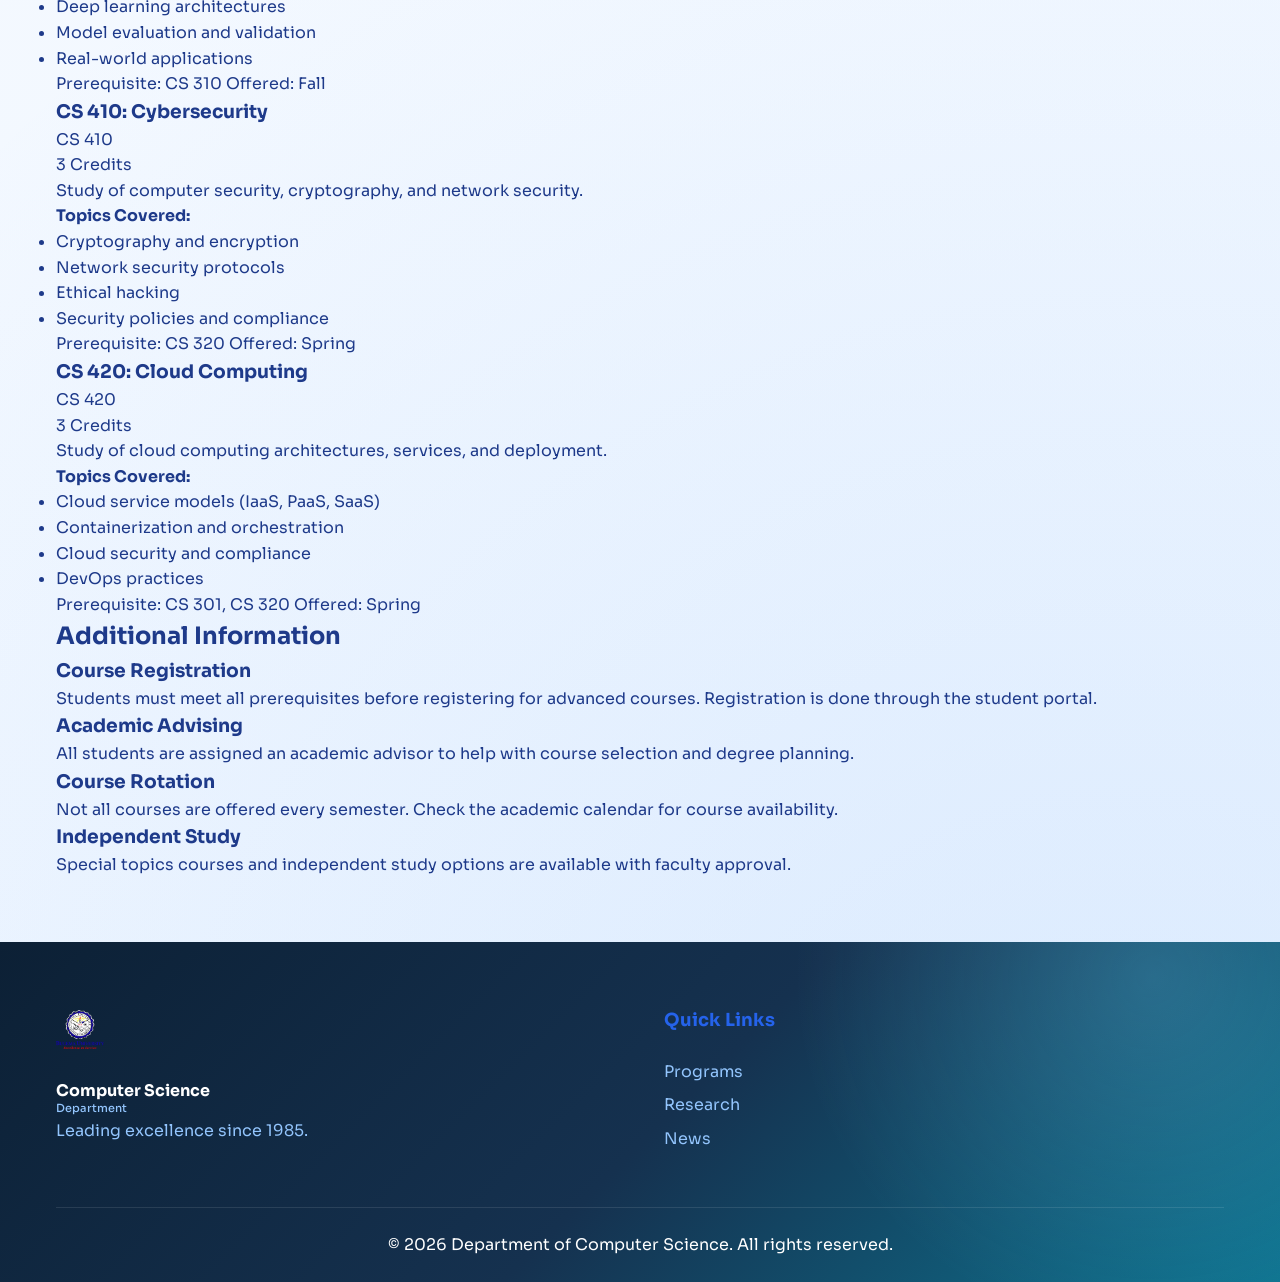
<file: course-catalog.html>
<!DOCTYPE html>
<html lang="en">
<head>
    <meta charset="UTF-8">
    <meta name="viewport" content="width=device-width, initial-scale=1.0, maximum-scale=5.0, user-scalable=yes, viewport-fit=cover">
    <meta name="description" content="Course Catalog - Bugema University Computer Science Department">
    <meta name="keywords" content="course catalog, computer science courses, bugema university">
    <meta name="author" content="Department of Computer Science">
    <title>Course Catalog | Department of Computer Science | Bugema University</title>
    <link rel="stylesheet" href="styles.css">
    <link rel="preconnect" href="https://fonts.googleapis.com">
    <link rel="preconnect" href="https://fonts.gstatic.com" crossorigin>
    <link href="https://fonts.googleapis.com/css2?family=Inter:wght@300;400;500;600;700&family=Merriweather:wght@300;400;700&display=swap" rel="stylesheet">
    <link rel="stylesheet" href="https://cdnjs.cloudflare.com/ajax/libs/font-awesome/6.4.0/css/all.min.css">
</head>
<body>
    <header class="header">
        <nav class="navbar">
            <div class="nav-container">
                <div class="nav-brand">
                    <a href="index.html" class="brand-link">
                        <div class="brand-logo">
                            <img src="bugema logo.png" alt="Bugema Logo" style="width: 48px; height: 48px; object-fit: contain;">
                        </div>
                        <div class="brand-text">
                            <span class="brand-name">Computer Science</span>
                            <span class="brand-tagline">Department</span>
                        </div>
                    </a>
                </div>
                <button class="nav-toggle" aria-label="Toggle navigation">
                    <span class="hamburger-line"></span>
                    <span class="hamburger-line"></span>
                    <span class="hamburger-line"></span>
                </button>
                <ul class="nav-menu">
                    <li class="nav-item"><a href="index.html" class="nav-link">Home</a></li>
                    <li class="nav-item"><a href="about.html" class="nav-link">About</a></li>
                    <li class="nav-item"><a href="programs.html" class="nav-link">Programs</a></li>
                    <li class="nav-item"><a href="faculty.html" class="nav-link">Faculty</a></li>
                    <li class="nav-item"><a href="research.html" class="nav-link">Research</a></li>
                    <li class="nav-item"><a href="news.html" class="nav-link">News & Events</a></li>
                    <li class="nav-item"><a href="resources.html" class="nav-link">Resources</a></li>
                    <li class="nav-item"><a href="contact.html" class="nav-link">Contact</a></li>
                    <li class="nav-item nav-cta"><a href="https://erms.bugemauniv.ac.ug/student/login/" class="nav-link cta-button" target="_blank">Student Portal</a></li>
                </ul>
            </div>
        </nav>
    </header>

    <main>
        <section class="page-header resources-hero">
            <div class="container">
                <h1 class="page-title">Course Catalog</h1>
                <p class="page-subtitle">Explore our comprehensive computer science curriculum</p>
            </div>
        </section>

        <section class="section">
            <div class="container">
                <div class="catalog-intro">
                    <h2>Program Overview</h2>
                    <p>Our Computer Science program offers a comprehensive curriculum designed to prepare students for careers in technology, research, and innovation. Courses are structured to provide both theoretical foundations and practical skills.</p>
                </div>

                <div class="course-levels">
                    <div class="level-section">
                        <h2>100-Level Courses (Foundation)</h2>
                        <div class="course-grid">
                            <div class="course-card">
                                <div class="course-header">
                                    <h3>CS 101: Introduction to Computer Science</h3>
                                    <span class="course-code">CS 101</span>
                                </div>
                                <div class="course-details">
                                    <p class="course-credits">3 Credits</p>
                                    <p class="course-description">Fundamental concepts of computer science including algorithms, data structures, and problem-solving methodologies.</p>
                                    <div class="course-topics">
                                        <h4>Topics Covered:</h4>
                                        <ul>
                                            <li>Algorithm design and analysis</li>
                                            <li>Basic data structures</li>
                                            <li>Programming paradigms</li>
                                            <li>Computational thinking</li>
                                        </ul>
                                    </div>
                                    <div class="course-info">
                                        <span class="course-prereq">Prerequisite: None</span>
                                        <span class="course-offering">Offered: Fall, Spring</span>
                                    </div>
                                </div>
                            </div>

                            <div class="course-card">
                                <div class="course-header">
                                    <h3>CS 102: Programming Fundamentals</h3>
                                    <span class="course-code">CS 102</span>
                                </div>
                                <div class="course-details">
                                    <p class="course-credits">4 Credits</p>
                                    <p class="course-description">Introduction to programming using Python. Emphasis on problem-solving and software development practices.</p>
                                    <div class="course-topics">
                                        <h4>Topics Covered:</h4>
                                        <ul>
                                            <li>Variables and data types</li>
                                            <li>Control structures</li>
                                            <li>Functions and modules</li>
                                            <li>Object-oriented programming basics</li>
                                        </ul>
                                    </div>
                                    <div class="course-info">
                                        <span class="course-prereq">Prerequisite: CS 101</span>
                                        <span class="course-offering">Offered: Fall, Spring</span>
                                    </div>
                                </div>
                            </div>

                            <div class="course-card">
                                <div class="course-header">
                                    <h3>CS 110: Discrete Mathematics</h3>
                                    <span class="course-code">CS 110</span>
                                </div>
                                <div class="course-details">
                                    <p class="course-credits">3 Credits</p>
                                    <p class="course-description">Mathematical foundations essential for computer science including logic, sets, and combinatorics.</p>
                                    <div class="course-topics">
                                        <h4>Topics Covered:</h4>
                                        <ul>
                                            <li>Logic and proofs</li>
                                            <li>Sets and functions</li>
                                            <li>Combinatorics</li>
                                            <li>Graph theory basics</li>
                                        </ul>
                                    </div>
                                    <div class="course-info">
                                        <span class="course-prereq">Prerequisite: None</span>
                                        <span class="course-offering">Offered: Fall</span>
                                    </div>
                                </div>
                            </div>
                        </div>
                    </div>

                    <div class="level-section">
                        <h2>200-Level Courses (Core)</h2>
                        <div class="course-grid">
                            <div class="course-card">
                                <div class="course-header">
                                    <h3>CS 201: Data Structures and Algorithms</h3>
                                    <span class="course-code">CS 201</span>
                                </div>
                                <div class="course-details">
                                    <p class="course-credits">4 Credits</p>
                                    <p class="course-description">In-depth study of data structures and algorithm design and analysis techniques.</p>
                                    <div class="course-topics">
                                        <h4>Topics Covered:</h4>
                                        <ul>
                                            <li>Arrays, linked lists, stacks, queues</li>
                                            <li>Trees and graphs</li>
                                            <li>Sorting and searching algorithms</li>
                                            <li>Algorithm complexity analysis</li>
                                        </ul>
                                    </div>
                                    <div class="course-info">
                                        <span class="course-prereq">Prerequisite: CS 102</span>
                                        <span class="course-offering">Offered: Fall, Spring</span>
                                    </div>
                                </div>
                            </div>

                            <div class="course-card">
                                <div class="course-header">
                                    <h3>CS 210: Computer Architecture</h3>
                                    <span class="course-code">CS 210</span>
                                </div>
                                <div class="course-details">
                                    <p class="course-credits">3 Credits</p>
                                    <p class="course-description">Study of computer organization, digital logic, and processor design.</p>
                                    <div class="course-topics">
                                        <h4>Topics Covered:</h4>
                                        <ul>
                                            <li>Digital logic circuits</li>
                                            <li>Processor architecture</li>
                                            <li>Memory systems</li>
                                            <li>Instruction sets</li>
                                        </ul>
                                    </div>
                                    <div class="course-info">
                                        <span class="course-prereq">Prerequisite: CS 101</span>
                                        <span class="course-offering">Offered: Spring</span>
                                    </div>
                                </div>
                            </div>

                            <div class="course-card">
                                <div class="course-header">
                                    <h3>CS 220: Database Systems</h3>
                                    <span class="course-code">CS 220</span>
                                </div>
                                <div class="course-details">
                                    <p class="course-credits">3 Credits</p>
                                    <p class="course-description">Introduction to database design, implementation, and management.</p>
                                    <div class="course-topics">
                                        <h4>Topics Covered:</h4>
                                        <ul>
                                            <li>Relational database design</li>
                                            <li>SQL programming</li>
                                            <li>Database normalization</li>
                                            <li>NoSQL databases</li>
                                        </ul>
                                    </div>
                                    <div class="course-info">
                                        <span class="course-prereq">Prerequisite: CS 201</span>
                                        <span class="course-offering">Offered: Fall, Spring</span>
                                    </div>
                                </div>
                            </div>
                        </div>
                    </div>

                    <div class="level-section">
                        <h2>300-Level Courses (Advanced)</h2>
                        <div class="course-grid">
                            <div class="course-card">
                                <div class="course-header">
                                    <h3>CS 301: Software Engineering</h3>
                                    <span class="course-code">CS 301</span>
                                </div>
                                <div class="course-details">
                                    <p class="course-credits">3 Credits</p>
                                    <p class="course-description">Principles and practices of software development, testing, and maintenance.</p>
                                    <div class="course-topics">
                                        <h4>Topics Covered:</h4>
                                        <ul>
                                            <li>Software development lifecycle</li>
                                            <li>Design patterns</li>
                                            <li>Testing methodologies</li>
                                            <li>Version control and collaboration</li>
                                        </ul>
                                    </div>
                                    <div class="course-info">
                                        <span class="course-prereq">Prerequisite: CS 201</span>
                                        <span class="course-offering">Offered: Fall</span>
                                    </div>
                                </div>
                            </div>

                            <div class="course-card">
                                <div class="course-header">
                                    <h3>CS 310: Artificial Intelligence</h3>
                                    <span class="course-code">CS 310</span>
                                </div>
                                <div class="course-details">
                                    <p class="course-credits">3 Credits</p>
                                    <p class="course-description">Introduction to artificial intelligence, machine learning, and intelligent systems.</p>
                                    <div class="course-topics">
                                        <h4>Topics Covered:</h4>
                                        <ul>
                                            <li>Search algorithms</li>
                                            <li>Machine learning basics</li>
                                            <li>Neural networks</li>
                                            <li>Natural language processing</li>
                                        </ul>
                                    </div>
                                    <div class="course-info">
                                        <span class="course-prereq">Prerequisite: CS 201</span>
                                        <span class="course-offering">Offered: Spring</span>
                                    </div>
                                </div>
                            </div>

                            <div class="course-card">
                                <div class="course-header">
                                    <h3>CS 320: Computer Networks</h3>
                                    <span class="course-code">CS 320</span>
                                </div>
                                <div class="course-details">
                                    <p class="course-credits">3 Credits</p>
                                    <p class="course-description">Study of network protocols, architectures, and distributed systems.</p>
                                    <div class="course-topics">
                                        <h4>Topics Covered:</h4>
                                        <ul>
                                            <li>Network protocols (TCP/IP)</li>
                                            <li>Network architectures</li>
                                            <li>Network security</li>
                                            <li>Distributed systems</li>
                                        </ul>
                                    </div>
                                    <div class="course-info">
                                        <span class="course-prereq">Prerequisite: CS 210</span>
                                        <span class="course-offering">Offered: Fall</span>
                                    </div>
                                </div>
                            </div>
                        </div>
                    </div>

                    <div class="level-section">
                        <h2>400-Level Courses (Specialization)</h2>
                        <div class="course-grid">
                            <div class="course-card">
                                <div class="course-header">
                                    <h3>CS 401: Machine Learning</h3>
                                    <span class="course-code">CS 401</span>
                                </div>
                                <div class="course-details">
                                    <p class="course-credits">3 Credits</p>
                                    <p class="course-description">Advanced study of machine learning algorithms and applications.</p>
                                    <div class="course-topics">
                                        <h4>Topics Covered:</h4>
                                        <ul>
                                            <li>Supervised and unsupervised learning</li>
                                            <li>Deep learning architectures</li>
                                            <li>Model evaluation and validation</li>
                                            <li>Real-world applications</li>
                                        </ul>
                                    </div>
                                    <div class="course-info">
                                        <span class="course-prereq">Prerequisite: CS 310</span>
                                        <span class="course-offering">Offered: Fall</span>
                                    </div>
                                </div>
                            </div>

                            <div class="course-card">
                                <div class="course-header">
                                    <h3>CS 410: Cybersecurity</h3>
                                    <span class="course-code">CS 410</span>
                                </div>
                                <div class="course-details">
                                    <p class="course-credits">3 Credits</p>
                                    <p class="course-description">Study of computer security, cryptography, and network security.</p>
                                    <div class="course-topics">
                                        <h4>Topics Covered:</h4>
                                        <ul>
                                            <li>Cryptography and encryption</li>
                                            <li>Network security protocols</li>
                                            <li>Ethical hacking</li>
                                            <li>Security policies and compliance</li>
                                        </ul>
                                    </div>
                                    <div class="course-info">
                                        <span class="course-prereq">Prerequisite: CS 320</span>
                                        <span class="course-offering">Offered: Spring</span>
                                    </div>
                                </div>
                            </div>

                            <div class="course-card">
                                <div class="course-header">
                                    <h3>CS 420: Cloud Computing</h3>
                                    <span class="course-code">CS 420</span>
                                </div>
                                <div class="course-details">
                                    <p class="course-credits">3 Credits</p>
                                    <p class="course-description">Study of cloud computing architectures, services, and deployment.</p>
                                    <div class="course-topics">
                                        <h4>Topics Covered:</h4>
                                        <ul>
                                            <li>Cloud service models (IaaS, PaaS, SaaS)</li>
                                            <li>Containerization and orchestration</li>
                                            <li>Cloud security and compliance</li>
                                            <li>DevOps practices</li>
                                        </ul>
                                    </div>
                                    <div class="course-info">
                                        <span class="course-prereq">Prerequisite: CS 301, CS 320</span>
                                        <span class="course-offering">Offered: Spring</span>
                                    </div>
                                </div>
                            </div>
                        </div>
                    </div>
                </div>

                <div class="catalog-info">
                    <h2>Additional Information</h2>
                    <div class="info-grid">
                        <div class="info-card">
                            <h3>Course Registration</h3>
                            <p>Students must meet all prerequisites before registering for advanced courses. Registration is done through the student portal.</p>
                        </div>
                        <div class="info-card">
                            <h3>Academic Advising</h3>
                            <p>All students are assigned an academic advisor to help with course selection and degree planning.</p>
                        </div>
                        <div class="info-card">
                            <h3>Course Rotation</h3>
                            <p>Not all courses are offered every semester. Check the academic calendar for course availability.</p>
                        </div>
                        <div class="info-card">
                            <h3>Independent Study</h3>
                            <p>Special topics courses and independent study options are available with faculty approval.</p>
                        </div>
                    </div>
                </div>
            </div>
        </section>
    </main>

    <footer class="footer">
        <div class="container">
            <div class="footer-content">
                <div class="footer-section">
                    <div class="footer-brand">
                        <div class="brand-logo">
                            <img src="bugema logo.png" alt="Bugema Logo" style="width: 48px; height: 48px; object-fit: contain;">
                        </div>
                        <div class="brand-text">
                            <span class="brand-name">Computer Science</span>
                            <span class="brand-tagline">Department</span>
                        </div>
                    </div>
                    <p class="footer-description">Leading excellence since 1985.</p>
                </div>
                <div class="footer-section">
                    <h3>Quick Links</h3>
                    <ul class="footer-links">
                        <li><a href="programs.html">Programs</a></li>
                        <li><a href="research.html">Research</a></li>
                        <li><a href="news.html">News</a></li>
                    </ul>
                </div>
            </div>
            <div class="footer-bottom">
                <p>&copy; 2026 Department of Computer Science. All rights reserved.</p>
            </div>
        </div>
    </footer>

    <script src="script.js"></script>
</body>
</html>
</file>
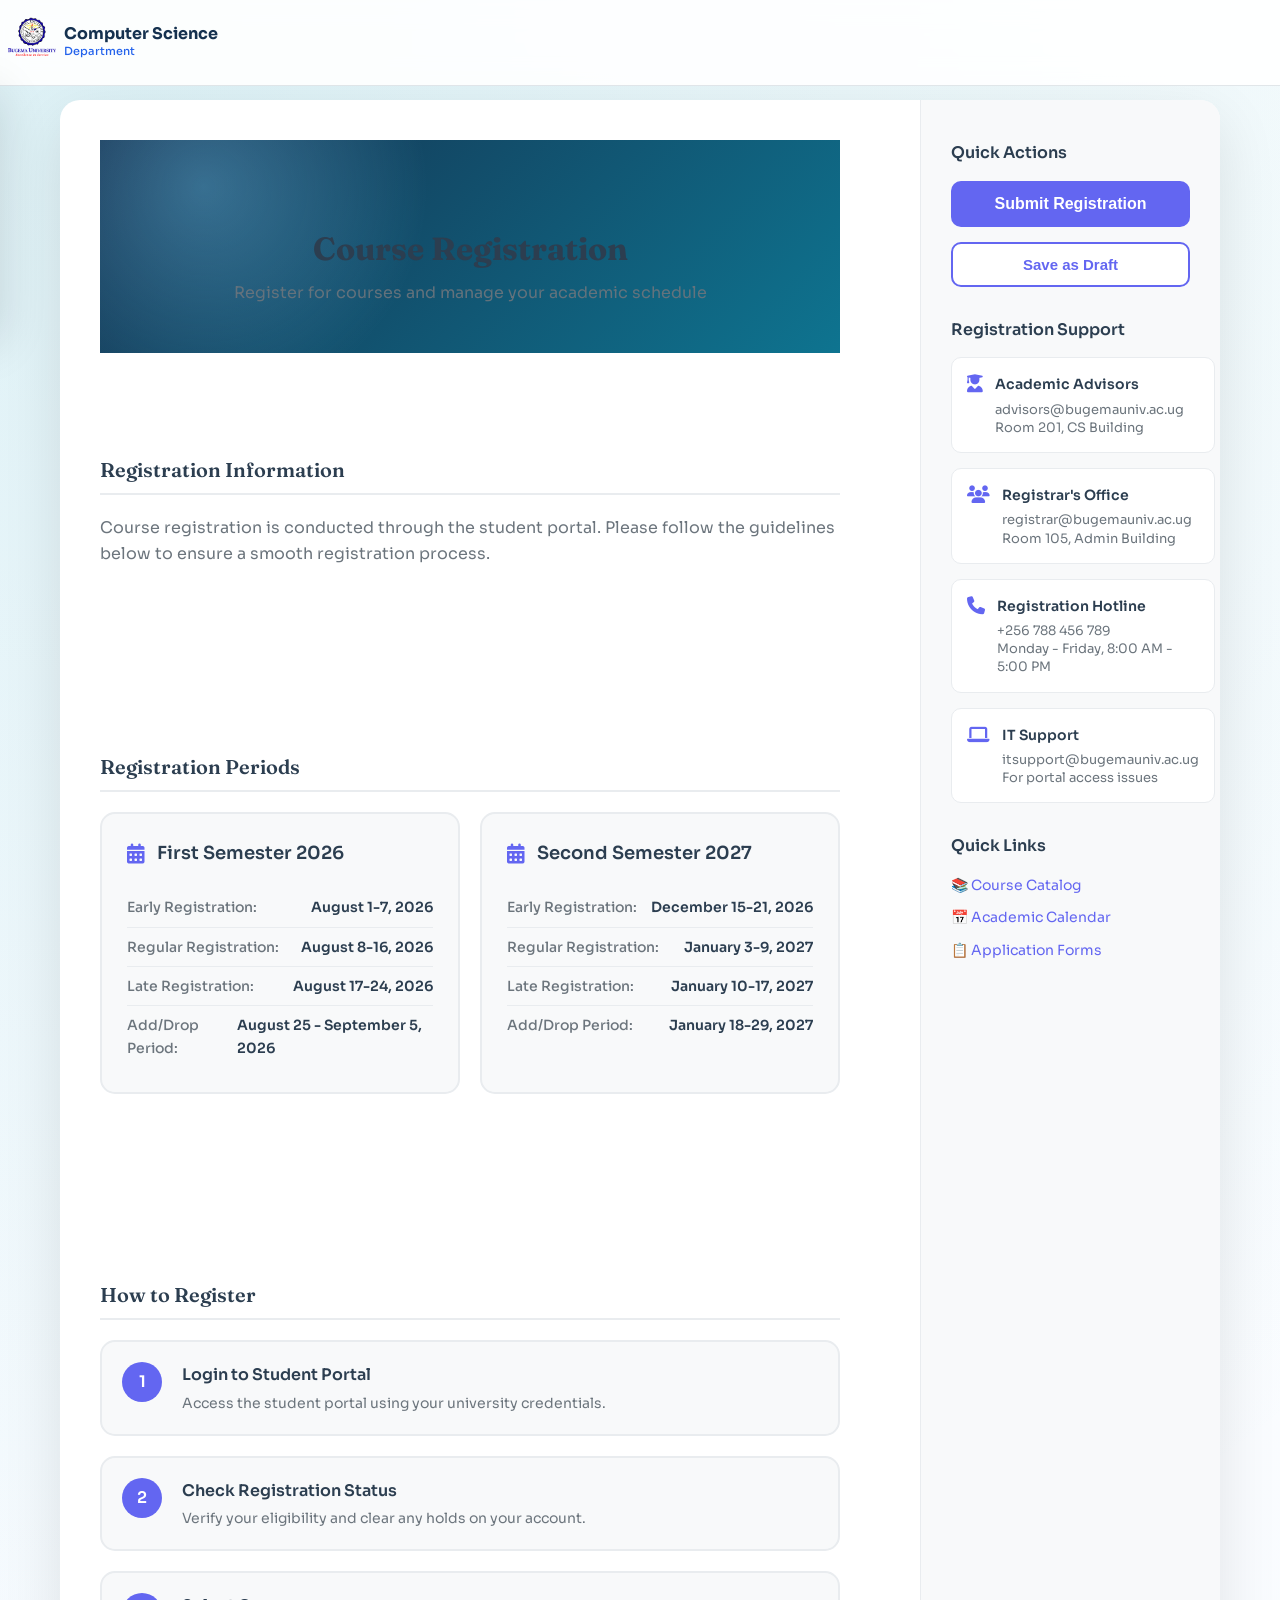
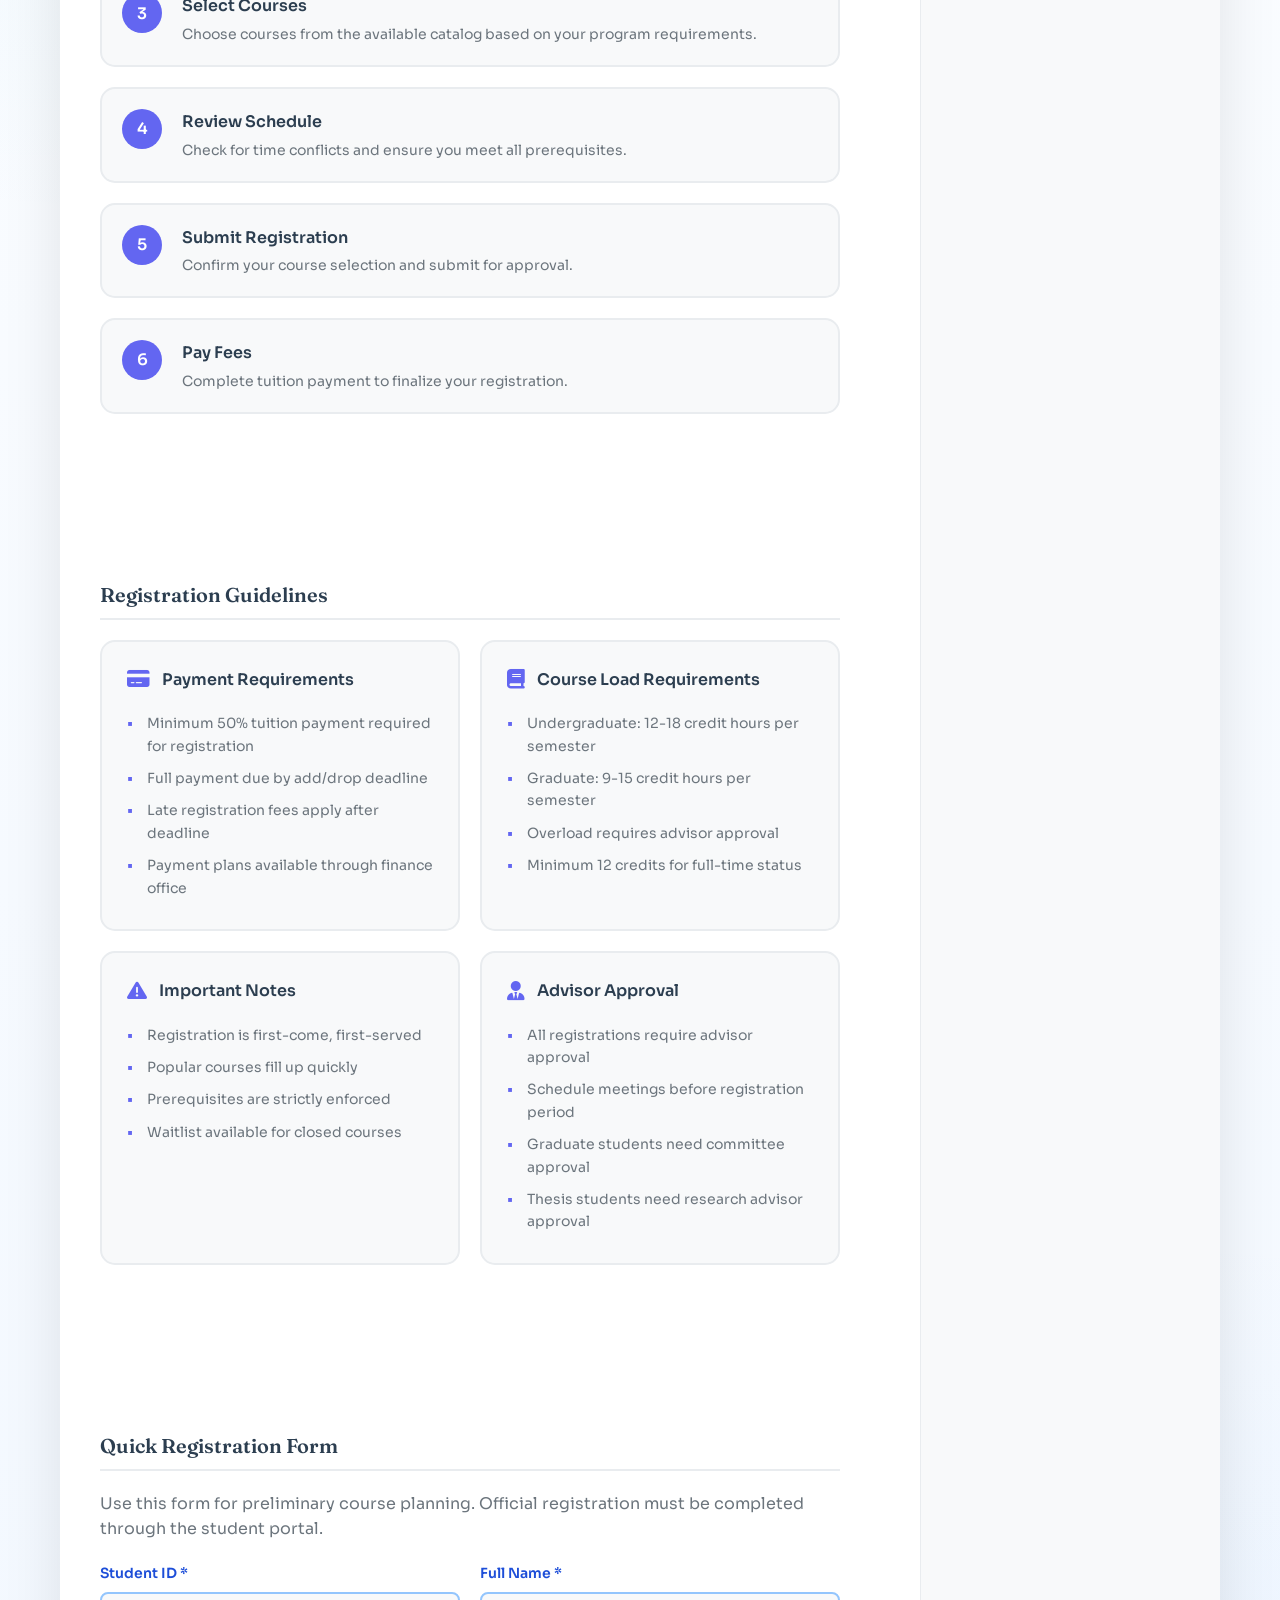
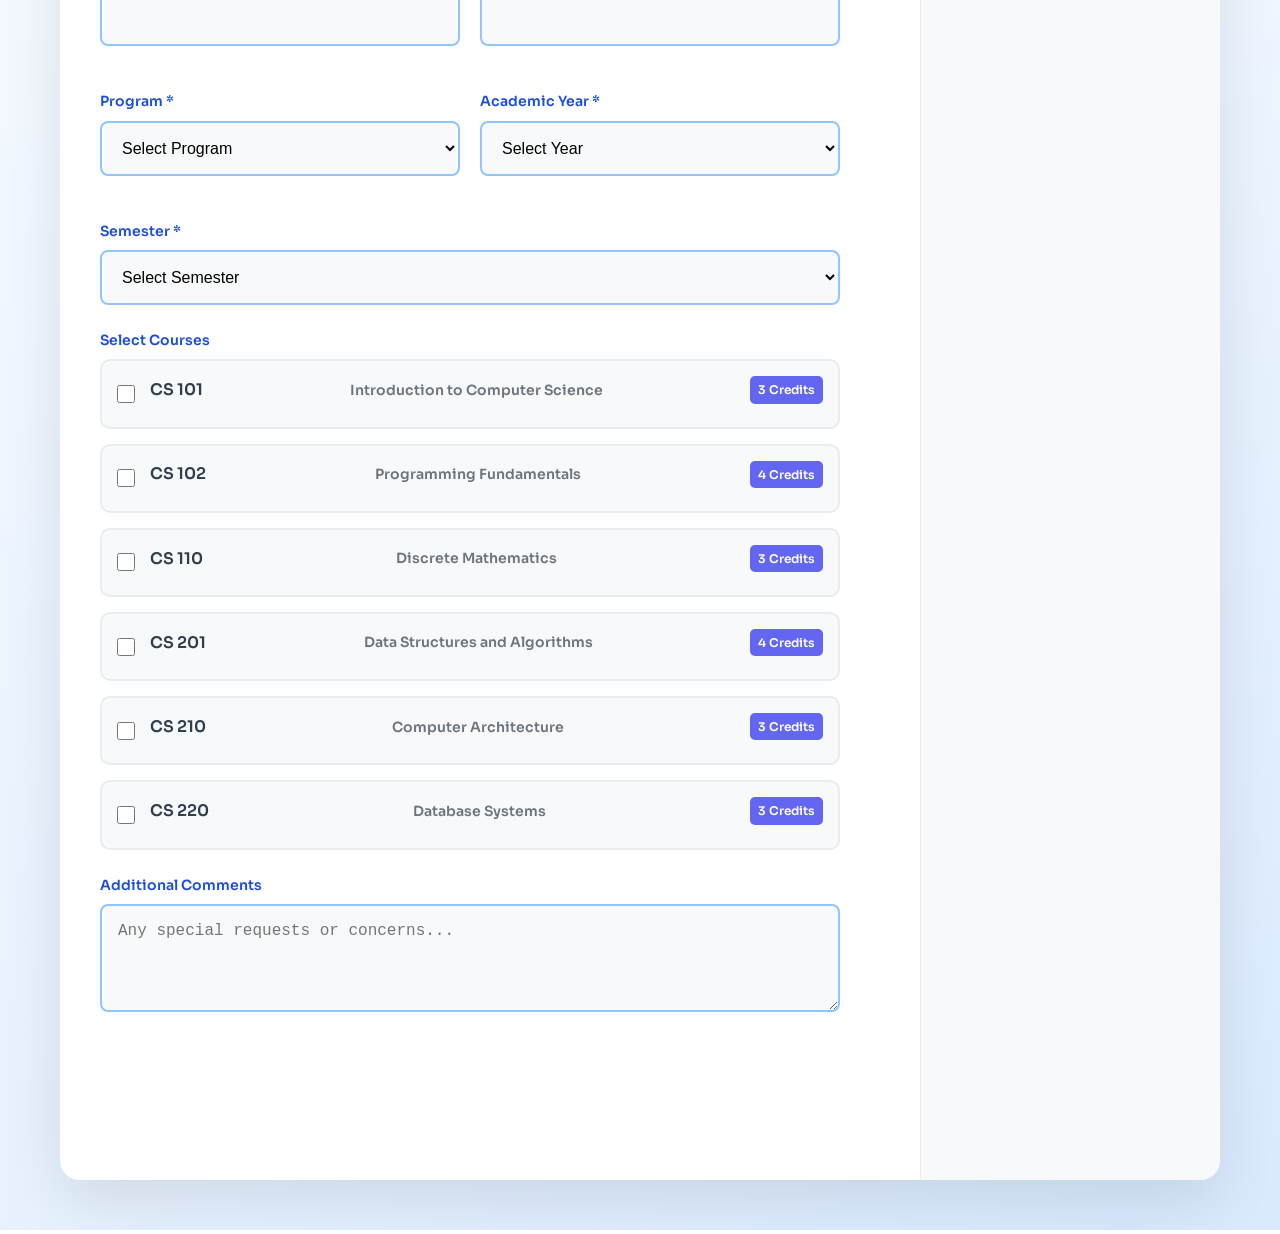
<file: course-registration.html>
<!DOCTYPE html>
<html lang="en">
<head>
    <meta charset="UTF-8">
    <meta name="viewport" content="width=device-width, initial-scale=1.0, maximum-scale=5.0, user-scalable=yes, viewport-fit=cover">
    <title>Course Registration | Bugema University Computer Science</title>
    <link rel="stylesheet" href="styles.css">
    <link rel="preconnect" href="https://fonts.googleapis.com">
    <link rel="preconnect" href="https://fonts.gstatic.com" crossorigin>
    <link href="https://fonts.googleapis.com/css2?family=Inter:wght@300;400;500;600;700&display=swap" rel="stylesheet">
    <link rel="stylesheet" href="https://cdnjs.cloudflare.com/ajax/libs/font-awesome/6.4.0/css/all.min.css">
    <style>
        .registration-container {
            max-width: 1200px;
            margin: 100px auto 50px;
            padding: 0 20px;
        }
        
        .registration-wrapper {
            display: grid;
            grid-template-columns: 1fr 300px;
            gap: 40px;
            background: white;
            border-radius: 20px;
            box-shadow: 0 20px 60px rgba(0,0,0,0.1);
            overflow: hidden;
        }
        
        .registration-main {
            padding: 40px;
        }
        
        .registration-sidebar {
            background: #f8f9fa;
            padding: 40px 30px;
            border-left: 1px solid #e9ecef;
        }
        
        .page-header {
            margin-bottom: 40px;
        }
        
        .page-title {
            font-size: 32px;
            font-weight: 700;
            color: #2c3e50;
            margin-bottom: 10px;
        }
        
        .page-subtitle {
            font-size: 16px;
            color: #6c757d;
            font-weight: 400;
        }
        
        .section {
            margin-bottom: 40px;
        }
        
        .section-title {
            font-size: 20px;
            font-weight: 600;
            color: #2c3e50;
            margin-bottom: 20px;
            padding-bottom: 10px;
            border-bottom: 2px solid #e9ecef;
        }
        
        .dates-grid {
            display: grid;
            grid-template-columns: 1fr 1fr;
            gap: 20px;
            margin-bottom: 20px;
        }
        
        .date-card {
            background: #f8f9fa;
            border-radius: 15px;
            padding: 25px;
            border: 2px solid #e9ecef;
            transition: all 0.3s ease;
        }
        
        .date-card:hover {
            border-color: #6366f1;
            box-shadow: 0 10px 30px rgba(99, 102, 241, 0.1);
            transform: translateY(-2px);
        }
        
        .date-header {
            display: flex;
            align-items: center;
            gap: 12px;
            margin-bottom: 20px;
        }
        
        .date-header i {
            color: #6366f1;
            font-size: 20px;
        }
        
        .date-header h3 {
            font-size: 18px;
            font-weight: 600;
            color: #2c3e50;
            margin: 0;
        }
        
        .date-item {
            display: flex;
            justify-content: space-between;
            align-items: center;
            padding: 8px 0;
            border-bottom: 1px solid #e9ecef;
        }
        
        .date-item:last-child {
            border-bottom: none;
        }
        
        .date-label {
            font-size: 14px;
            color: #6c757d;
            font-weight: 500;
        }
        
        .date-value {
            font-size: 14px;
            color: #2c3e50;
            font-weight: 600;
        }
        
        .process-steps {
            display: grid;
            gap: 20px;
        }
        
        .step {
            display: flex;
            gap: 20px;
            padding: 20px;
            background: #f8f9fa;
            border-radius: 15px;
            border: 2px solid #e9ecef;
            transition: all 0.3s ease;
        }
        
        .step:hover {
            border-color: #6366f1;
            box-shadow: 0 10px 30px rgba(99, 102, 241, 0.1);
            transform: translateY(-2px);
        }
        
        .step-number {
            width: 40px;
            height: 40px;
            background: #6366f1;
            color: white;
            border-radius: 50%;
            display: flex;
            align-items: center;
            justify-content: center;
            font-weight: 600;
            flex-shrink: 0;
        }
        
        .step-content h3 {
            font-size: 16px;
            font-weight: 600;
            color: #2c3e50;
            margin: 0 0 5px 0;
        }
        
        .step-content p {
            font-size: 14px;
            color: #6c757d;
            margin: 0;
            line-height: 1.5;
        }
        
        .guidelines-grid {
            display: grid;
            grid-template-columns: 1fr 1fr;
            gap: 20px;
        }
        
        .guideline-card {
            background: #f8f9fa;
            border-radius: 15px;
            padding: 25px;
            border: 2px solid #e9ecef;
            transition: all 0.3s ease;
        }
        
        .guideline-card:hover {
            border-color: #6366f1;
            box-shadow: 0 10px 30px rgba(99, 102, 241, 0.1);
            transform: translateY(-2px);
        }
        
        .guideline-header {
            display: flex;
            align-items: center;
            gap: 12px;
            margin-bottom: 15px;
        }
        
        .guideline-header i {
            color: #6366f1;
            font-size: 20px;
        }
        
        .guideline-header h3 {
            font-size: 16px;
            font-weight: 600;
            color: #2c3e50;
            margin: 0;
        }
        
        .guideline-card ul {
            list-style: none;
            padding: 0;
            margin: 0;
        }
        
        .guideline-card li {
            font-size: 14px;
            color: #6c757d;
            padding: 5px 0;
            position: relative;
            padding-left: 20px;
        }
        
        .guideline-card li::before {
            content: "•";
            color: #6366f1;
            position: absolute;
            left: 0;
            font-weight: bold;
        }
        
        .form-grid {
            display: grid;
            grid-template-columns: 1fr 1fr;
            gap: 20px;
            margin-bottom: 20px;
        }
        
        .form-group {
            display: flex;
            flex-direction: column;
        }
        
        .form-label {
            font-size: 14px;
            font-weight: 500;
            color: #495057;
            margin-bottom: 8px;
        }
        
        .form-input {
            padding: 12px 16px;
            border: 2px solid #e9ecef;
            border-radius: 10px;
            font-size: 15px;
            transition: all 0.3s ease;
            background: #f8f9fa;
        }
        
        .form-input:focus {
            outline: none;
            border-color: #6366f1;
            background: white;
            box-shadow: 0 0 0 3px rgba(99, 102, 241, 0.1);
        }
        
        .form-select {
            padding: 12px 16px;
            border: 2px solid #e9ecef;
            border-radius: 10px;
            font-size: 15px;
            background: #f8f9fa;
            cursor: pointer;
            transition: all 0.3s ease;
        }
        
        .form-select:focus {
            outline: none;
            border-color: #6366f1;
            background: white;
            box-shadow: 0 0 0 3px rgba(99, 102, 241, 0.1);
        }
        
        .course-options {
            display: grid;
            gap: 15px;
        }
        
        .course-option {
            display: flex;
            align-items: center;
            gap: 15px;
            padding: 15px;
            background: #f8f9fa;
            border-radius: 10px;
            border: 2px solid #e9ecef;
            transition: all 0.3s ease;
        }
        
        .course-option:hover {
            border-color: #6366f1;
            background: white;
        }
        
        .course-option input[type="checkbox"] {
            width: 18px;
            height: 18px;
            accent-color: #6366f1;
        }
        
        .course-option label {
            flex: 1;
            display: flex;
            justify-content: space-between;
            align-items: center;
            cursor: pointer;
        }
        
        .course-code {
            font-weight: 600;
            color: #2c3e50;
        }
        
        .course-title {
            color: #6c757d;
            font-size: 14px;
        }
        
        .course-credits {
            background: #6366f1;
            color: white;
            padding: 4px 8px;
            border-radius: 5px;
            font-size: 12px;
            font-weight: 600;
        }
        
        .btn-primary {
            background: #6366f1;
            color: white;
            border: none;
            padding: 14px 28px;
            border-radius: 10px;
            font-size: 16px;
            font-weight: 600;
            cursor: pointer;
            transition: all 0.3s ease;
            width: 100%;
            margin-bottom: 15px;
        }
        
        .btn-primary:hover {
            background: #4f46e5;
            transform: translateY(-2px);
            box-shadow: 0 10px 25px rgba(99, 102, 241, 0.3);
        }
        
        .btn-secondary {
            background: white;
            color: #6366f1;
            border: 2px solid #6366f1;
            padding: 12px 24px;
            border-radius: 10px;
            font-size: 15px;
            font-weight: 600;
            cursor: pointer;
            transition: all 0.3s ease;
            width: 100%;
        }
        
        .btn-secondary:hover {
            background: #f8f9fa;
            transform: translateY(-2px);
        }
        
        .sidebar-section {
            margin-bottom: 30px;
        }
        
        .sidebar-title {
            font-size: 16px;
            font-weight: 600;
            color: #2c3e50;
            margin-bottom: 15px;
        }
        
        .support-grid {
            display: grid;
            gap: 15px;
        }
        
        .support-item {
            display: flex;
            align-items: flex-start;
            gap: 12px;
            padding: 15px;
            background: white;
            border-radius: 10px;
            border: 1px solid #e9ecef;
        }
        
        .support-item i {
            color: #6366f1;
            font-size: 18px;
            margin-top: 2px;
        }
        
        .support-item h4 {
            font-size: 14px;
            font-weight: 600;
            color: #2c3e50;
            margin: 0 0 5px 0;
        }
        
        .support-item p {
            font-size: 13px;
            color: #6c757d;
            margin: 0;
            line-height: 1.4;
        }
        
        .help-text {
            font-size: 13px;
            color: #6c757d;
            margin-top: 5px;
        }
        
        @media (max-width: 768px) {
            .registration-wrapper {
                grid-template-columns: 1fr;
            }
            
            .dates-grid {
                grid-template-columns: 1fr;
            }
            
            .guidelines-grid {
                grid-template-columns: 1fr;
            }
            
            .form-grid {
                grid-template-columns: 1fr;
            }
            
            .registration-main {
                padding: 30px 20px;
            }
        }
    </style>
</head>
<body>
    <header class="header">
        <nav class="navbar">
            <div class="nav-container">
                <div class="nav-brand">
                    <a href="index.html" class="brand-link">
                        <div class="brand-logo">
                            <img src="bugema logo.png" alt="Bugema Logo" style="width: 48px; height: 48px; object-fit: contain;">
                        </div>
                        <div class="brand-text">
                            <span class="brand-name">Computer Science</span>
                            <span class="brand-tagline">Department</span>
                        </div>
                    </a>
                </div>
                <button class="nav-toggle" aria-label="Toggle navigation">
                    <span class="hamburger-line"></span>
                    <span class="hamburger-line"></span>
                    <span class="hamburger-line"></span>
                </button>
                <ul class="nav-menu">
                    <li class="nav-item"><a href="index.html" class="nav-link">Home</a></li>
                    <li class="nav-item"><a href="resources.html" class="nav-link">Resources</a></li>
                    <li class="nav-item nav-cta"><a href="https://erms.bugemauniv.ac.ug/student/login/" class="nav-link cta-button" target="_blank">Student Portal</a></li>
                </ul>
            </div>
        </nav>
    </header>

    <div class="registration-container">
        <div class="registration-wrapper">
            <div class="registration-main">
                <div class="page-header">
                    <h1 class="page-title">Course Registration</h1>
                    <p class="page-subtitle">Register for courses and manage your academic schedule</p>
                </div>

                <div class="section">
                    <h2 class="section-title">Registration Information</h2>
                    <p style="color: #6c757d; margin-bottom: 20px;">Course registration is conducted through the student portal. Please follow the guidelines below to ensure a smooth registration process.</p>
                </div>

                <div class="section">
                    <h2 class="section-title">Registration Periods</h2>
                    <div class="dates-grid">
                        <div class="date-card">
                            <div class="date-header">
                                <i class="fas fa-calendar-alt"></i>
                                <h3>First Semester 2026</h3>
                            </div>
                            <div class="date-details">
                                <div class="date-item">
                                    <span class="date-label">Early Registration:</span>
                                    <span class="date-value">August 1-7, 2026</span>
                                </div>
                                <div class="date-item">
                                    <span class="date-label">Regular Registration:</span>
                                    <span class="date-value">August 8-16, 2026</span>
                                </div>
                                <div class="date-item">
                                    <span class="date-label">Late Registration:</span>
                                    <span class="date-value">August 17-24, 2026</span>
                                </div>
                                <div class="date-item">
                                    <span class="date-label">Add/Drop Period:</span>
                                    <span class="date-value">August 25 - September 5, 2026</span>
                                </div>
                            </div>
                        </div>

                        <div class="date-card">
                            <div class="date-header">
                                <i class="fas fa-calendar-alt"></i>
                                <h3>Second Semester 2027</h3>
                            </div>
                            <div class="date-details">
                                <div class="date-item">
                                    <span class="date-label">Early Registration:</span>
                                    <span class="date-value">December 15-21, 2026</span>
                                </div>
                                <div class="date-item">
                                    <span class="date-label">Regular Registration:</span>
                                    <span class="date-value">January 3-9, 2027</span>
                                </div>
                                <div class="date-item">
                                    <span class="date-label">Late Registration:</span>
                                    <span class="date-value">January 10-17, 2027</span>
                                </div>
                                <div class="date-item">
                                    <span class="date-label">Add/Drop Period:</span>
                                    <span class="date-value">January 18-29, 2027</span>
                                </div>
                            </div>
                        </div>
                    </div>
                </div>

                <div class="section">
                    <h2 class="section-title">How to Register</h2>
                    <div class="process-steps">
                        <div class="step">
                            <div class="step-number">1</div>
                            <div class="step-content">
                                <h3>Login to Student Portal</h3>
                                <p>Access the student portal using your university credentials.</p>
                            </div>
                        </div>
                        <div class="step">
                            <div class="step-number">2</div>
                            <div class="step-content">
                                <h3>Check Registration Status</h3>
                                <p>Verify your eligibility and clear any holds on your account.</p>
                            </div>
                        </div>
                        <div class="step">
                            <div class="step-number">3</div>
                            <div class="step-content">
                                <h3>Select Courses</h3>
                                <p>Choose courses from the available catalog based on your program requirements.</p>
                            </div>
                        </div>
                        <div class="step">
                            <div class="step-number">4</div>
                            <div class="step-content">
                                <h3>Review Schedule</h3>
                                <p>Check for time conflicts and ensure you meet all prerequisites.</p>
                            </div>
                        </div>
                        <div class="step">
                            <div class="step-number">5</div>
                            <div class="step-content">
                                <h3>Submit Registration</h3>
                                <p>Confirm your course selection and submit for approval.</p>
                            </div>
                        </div>
                        <div class="step">
                            <div class="step-number">6</div>
                            <div class="step-content">
                                <h3>Pay Fees</h3>
                                <p>Complete tuition payment to finalize your registration.</p>
                            </div>
                        </div>
                    </div>
                </div>

                <div class="section">
                    <h2 class="section-title">Registration Guidelines</h2>
                    <div class="guidelines-grid">
                        <div class="guideline-card">
                            <div class="guideline-header">
                                <i class="fas fa-credit-card"></i>
                                <h3>Payment Requirements</h3>
                            </div>
                            <ul>
                                <li>Minimum 50% tuition payment required for registration</li>
                                <li>Full payment due by add/drop deadline</li>
                                <li>Late registration fees apply after deadline</li>
                                <li>Payment plans available through finance office</li>
                            </ul>
                        </div>

                        <div class="guideline-card">
                            <div class="guideline-header">
                                <i class="fas fa-book"></i>
                                <h3>Course Load Requirements</h3>
                            </div>
                            <ul>
                                <li>Undergraduate: 12-18 credit hours per semester</li>
                                <li>Graduate: 9-15 credit hours per semester</li>
                                <li>Overload requires advisor approval</li>
                                <li>Minimum 12 credits for full-time status</li>
                            </ul>
                        </div>

                        <div class="guideline-card">
                            <div class="guideline-header">
                                <i class="fas fa-exclamation-triangle"></i>
                                <h3>Important Notes</h3>
                            </div>
                            <ul>
                                <li>Registration is first-come, first-served</li>
                                <li>Popular courses fill up quickly</li>
                                <li>Prerequisites are strictly enforced</li>
                                <li>Waitlist available for closed courses</li>
                            </ul>
                        </div>

                        <div class="guideline-card">
                            <div class="guideline-header">
                                <i class="fas fa-user-tie"></i>
                                <h3>Advisor Approval</h3>
                            </div>
                            <ul>
                                <li>All registrations require advisor approval</li>
                                <li>Schedule meetings before registration period</li>
                                <li>Graduate students need committee approval</li>
                                <li>Thesis students need research advisor approval</li>
                            </ul>
                        </div>
                    </div>
                </div>

                <div class="section">
                    <h2 class="section-title">Quick Registration Form</h2>
                    <p style="color: #6c757d; margin-bottom: 20px;">Use this form for preliminary course planning. Official registration must be completed through the student portal.</p>
                    
                    <form id="preRegistrationForm">
                        <div class="form-grid">
                            <div class="form-group">
                                <label class="form-label">Student ID *</label>
                                <input type="text" class="form-input" name="studentId" required>
                            </div>
                            <div class="form-group">
                                <label class="form-label">Full Name *</label>
                                <input type="text" class="form-input" name="studentName" required>
                            </div>
                        </div>

                        <div class="form-grid">
                            <div class="form-group">
                                <label class="form-label">Program *</label>
                                <select class="form-select" name="program" required>
                                    <option value="">Select Program</option>
                                    <option value="bsc-cs">B.Sc. Computer Science</option>
                                    <option value="bsc-it">B.Sc. Information Technology</option>
                                    <option value="msc-cs">M.Sc. Computer Science</option>
                                    <option value="pgd-cs">PGD Computer Science</option>
                                </select>
                            </div>
                            <div class="form-group">
                                <label class="form-label">Academic Year *</label>
                                <select class="form-select" name="year" required>
                                    <option value="">Select Year</option>
                                    <option value="1">Year 1</option>
                                    <option value="2">Year 2</option>
                                    <option value="3">Year 3</option>
                                    <option value="4">Year 4</option>
                                </select>
                            </div>
                        </div>

                        <div class="form-group">
                            <label class="form-label">Semester *</label>
                            <select class="form-select" name="semester" required>
                                <option value="">Select Semester</option>
                                <option value="fall2026">Fall 2026 (First Semester)</option>
                                <option value="spring2027">Spring 2027 (Second Semester)</option>
                            </select>
                        </div>

                        <div class="form-group">
                            <label class="form-label">Select Courses</label>
                            <div class="course-options">
                                <div class="course-option">
                                    <input type="checkbox" id="cs101" name="courses" value="CS101">
                                    <label for="cs101">
                                        <span class="course-code">CS 101</span>
                                        <span class="course-title">Introduction to Computer Science</span>
                                        <span class="course-credits">3 Credits</span>
                                    </label>
                                </div>
                                <div class="course-option">
                                    <input type="checkbox" id="cs102" name="courses" value="CS102">
                                    <label for="cs102">
                                        <span class="course-code">CS 102</span>
                                        <span class="course-title">Programming Fundamentals</span>
                                        <span class="course-credits">4 Credits</span>
                                    </label>
                                </div>
                                <div class="course-option">
                                    <input type="checkbox" id="cs110" name="courses" value="CS110">
                                    <label for="cs110">
                                        <span class="course-code">CS 110</span>
                                        <span class="course-title">Discrete Mathematics</span>
                                        <span class="course-credits">3 Credits</span>
                                    </label>
                                </div>
                                <div class="course-option">
                                    <input type="checkbox" id="cs201" name="courses" value="CS201">
                                    <label for="cs201">
                                        <span class="course-code">CS 201</span>
                                        <span class="course-title">Data Structures and Algorithms</span>
                                        <span class="course-credits">4 Credits</span>
                                    </label>
                                </div>
                                <div class="course-option">
                                    <input type="checkbox" id="cs210" name="courses" value="CS210">
                                    <label for="cs210">
                                        <span class="course-code">CS 210</span>
                                        <span class="course-title">Computer Architecture</span>
                                        <span class="course-credits">3 Credits</span>
                                    </label>
                                </div>
                                <div class="course-option">
                                    <input type="checkbox" id="cs220" name="courses" value="CS220">
                                    <label for="cs220">
                                        <span class="course-code">CS 220</span>
                                        <span class="course-title">Database Systems</span>
                                        <span class="course-credits">3 Credits</span>
                                    </label>
                                </div>
                            </div>
                        </div>

                        <div class="form-group">
                            <label class="form-label">Additional Comments</label>
                            <textarea class="form-input" name="comments" rows="4" placeholder="Any special requests or concerns..."></textarea>
                        </div>
                    </form>
                </div>
            </div>

            <div class="registration-sidebar">
                <div class="sidebar-section">
                    <h3 class="sidebar-title">Quick Actions</h3>
                    <button class="btn-primary" onclick="submitRegistration()">
                        Submit Registration
                    </button>
                    <button class="btn-secondary" onclick="saveDraft()">
                        Save as Draft
                    </button>
                </div>

                <div class="sidebar-section">
                    <h3 class="sidebar-title">Registration Support</h3>
                    <div class="support-grid">
                        <div class="support-item">
                            <i class="fas fa-user-graduate"></i>
                            <div>
                                <h4>Academic Advisors</h4>
                                <p>advisors@bugemauniv.ac.ug</p>
                                <p>Room 201, CS Building</p>
                            </div>
                        </div>
                        <div class="support-item">
                            <i class="fas fa-users"></i>
                            <div>
                                <h4>Registrar's Office</h4>
                                <p>registrar@bugemauniv.ac.ug</p>
                                <p>Room 105, Admin Building</p>
                            </div>
                        </div>
                        <div class="support-item">
                            <i class="fas fa-phone"></i>
                            <div>
                                <h4>Registration Hotline</h4>
                                <p>+256 788 456 789</p>
                                <p>Monday - Friday, 8:00 AM - 5:00 PM</p>
                            </div>
                        </div>
                        <div class="support-item">
                            <i class="fas fa-laptop"></i>
                            <div>
                                <h4>IT Support</h4>
                                <p>itsupport@bugemauniv.ac.ug</p>
                                <p>For portal access issues</p>
                            </div>
                        </div>
                    </div>
                </div>

                <div class="sidebar-section">
                    <h3 class="sidebar-title">Quick Links</h3>
                    <div style="display: flex; flex-direction: column; gap: 10px;">
                        <a href="course-catalog.html" style="color: #6366f1; text-decoration: none; font-size: 14px;">📚 Course Catalog</a>
                        <a href="academic-calendar.html" style="color: #6366f1; text-decoration: none; font-size: 14px;">📅 Academic Calendar</a>
                        <a href="application-forms.html" style="color: #6366f1; text-decoration: none; font-size: 14px;">📋 Application Forms</a>
                    </div>
                </div>
            </div>
        </div>
    </div>

    <script src="script.js"></script>
    <script>
        function submitRegistration() {
            const form = document.getElementById('preRegistrationForm');
            const formData = new FormData(form);
            
            // Basic validation
            let isValid = true;
            const requiredFields = form.querySelectorAll('[required]');
            
            requiredFields.forEach(field => {
                if (!field.value.trim()) {
                    isValid = false;
                    field.style.borderColor = '#dc3545';
                } else {
                    field.style.borderColor = '#e9ecef';
                }
            });
            
            if (isValid) {
                showNotification('Registration submitted successfully! You will receive a confirmation email shortly.', 'success');
            } else {
                showNotification('Please fill in all required fields.', 'error');
            }
        }

        function saveDraft() {
            showNotification('Registration saved as draft. You can continue later.', 'info');
        }

        // Add course selection validation
        document.querySelectorAll('input[name="courses"]').forEach(checkbox => {
            checkbox.addEventListener('change', function() {
                const selectedCourses = document.querySelectorAll('input[name="courses"]:checked').length;
                if (selectedCourses > 6) {
                    this.checked = false;
                    showNotification('You can select maximum 6 courses per semester', 'warning');
                }
            });
        });
    </script>
</body>
</html>
</file>
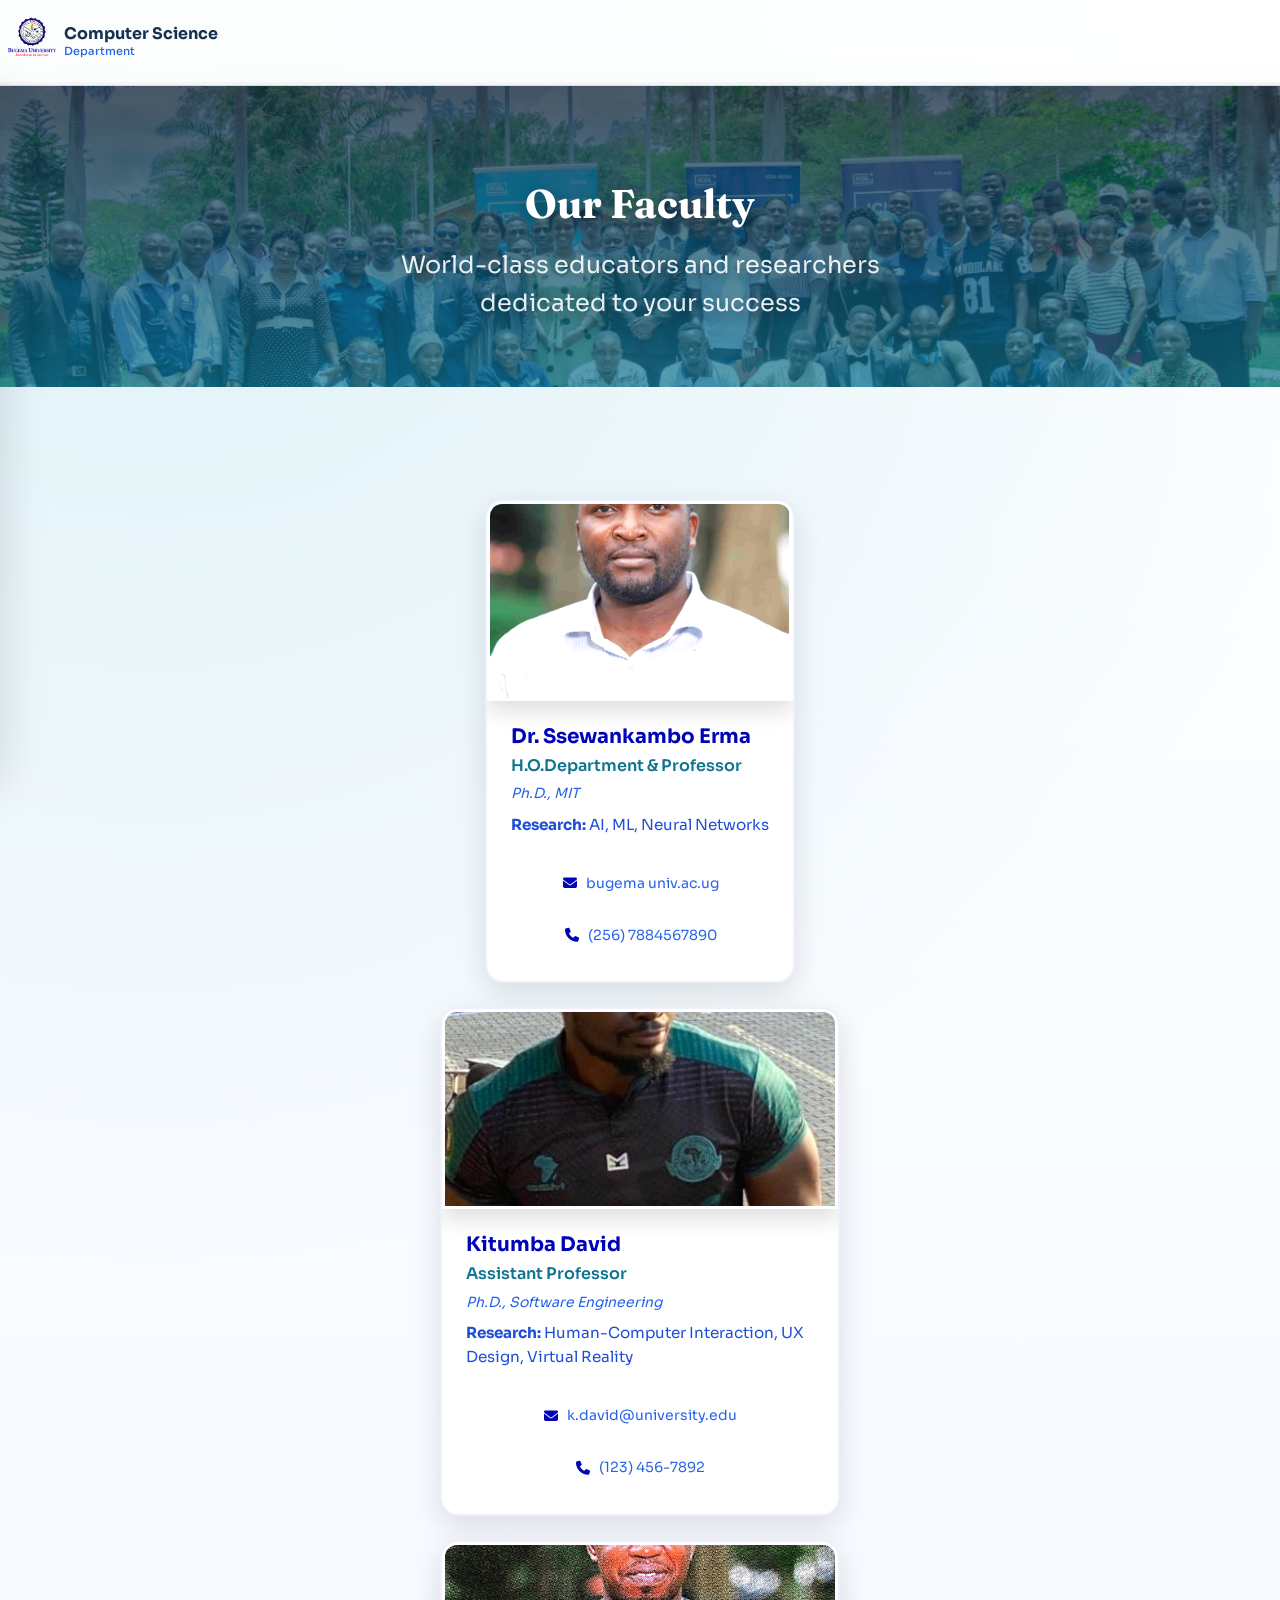
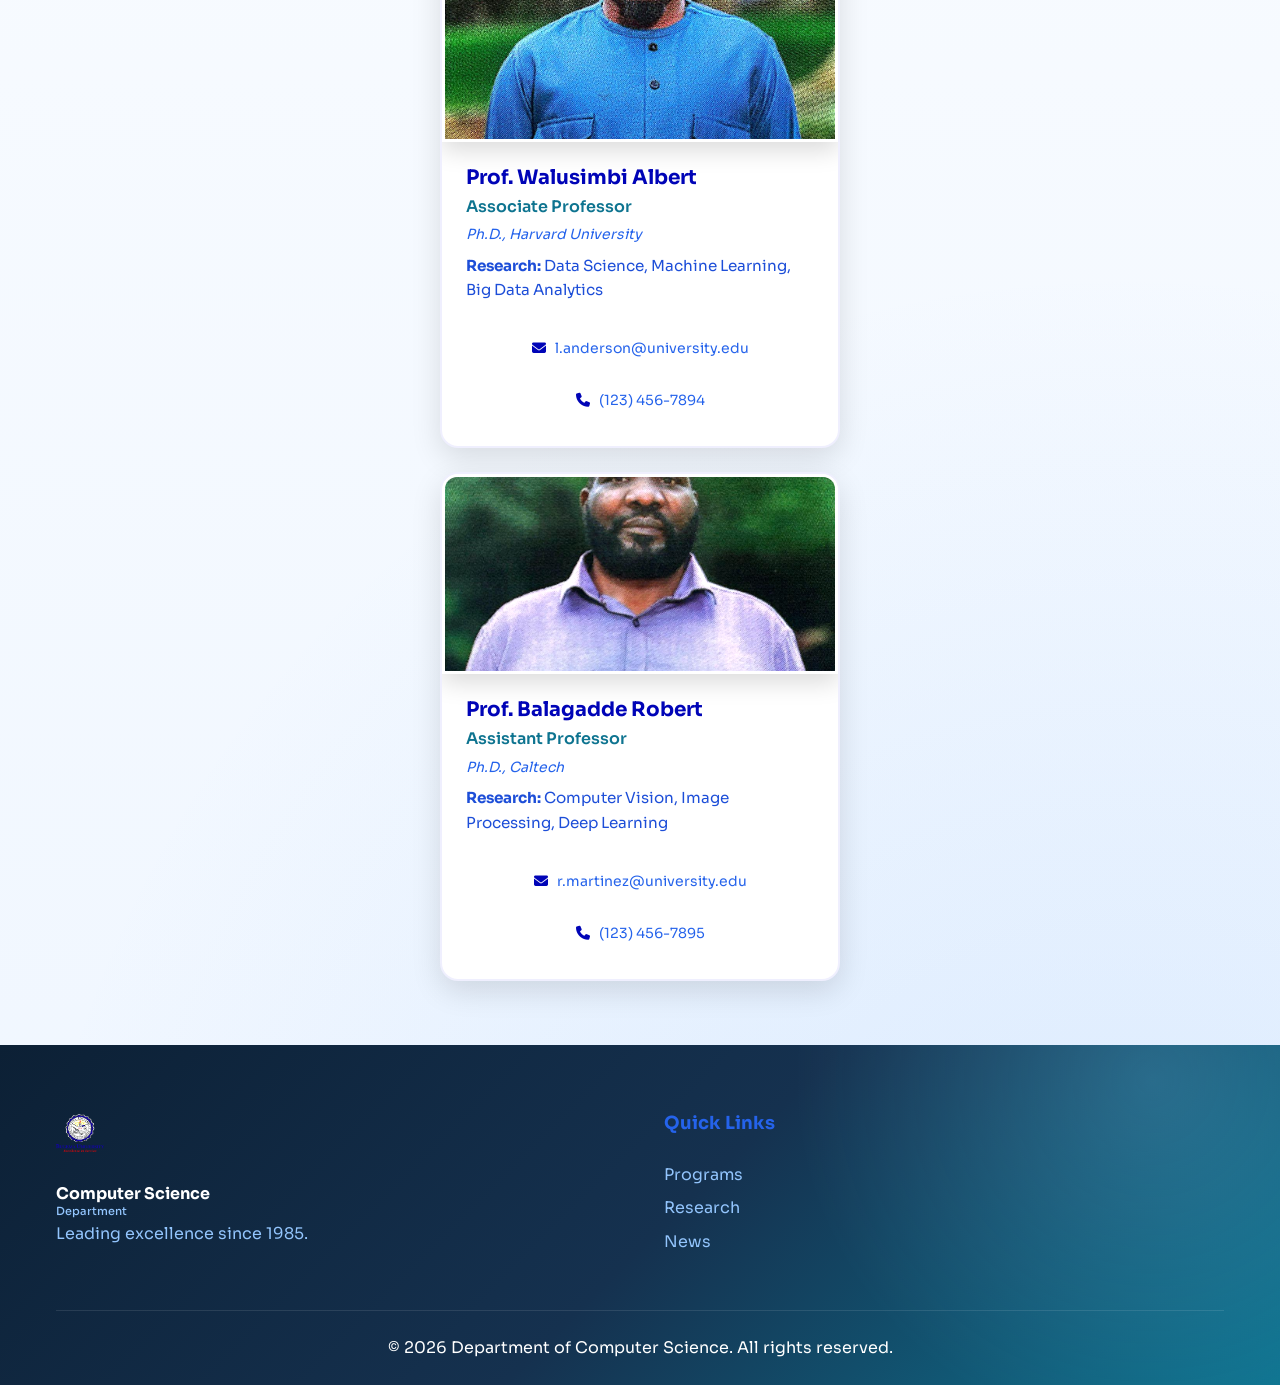
<file: faculty.html>
<!DOCTYPE html>
<html lang="en">
<head>
    <meta charset="UTF-8">
    <meta name="viewport" content="width=device-width, initial-scale=1.0, maximum-scale=5.0, user-scalable=yes, viewport-fit=cover">
    <meta name="description" content="Faculty - Our world-class educators and researchers">
    <meta name="keywords" content="computer science faculty, professors, researchers">
    <meta name="author" content="Department of Computer Science">
    <title>Faculty | Department of Computer Science | University</title>
    <link rel="stylesheet" href="styles.css">
    <link rel="preconnect" href="https://fonts.googleapis.com">
    <link rel="preconnect" href="https://fonts.gstatic.com" crossorigin>
    <link href="https://fonts.googleapis.com/css2?family=Inter:wght@300;400;500;600;700&family=Merriweather:wght@300;400;700&display=swap" rel="stylesheet">
    <link rel="stylesheet" href="https://cdnjs.cloudflare.com/ajax/libs/font-awesome/6.4.0/css/all.min.css">
</head>
<body>
    <header class="header">
        <nav class="navbar">
            <div class="nav-container">
                <div class="nav-brand">
                    <a href="index.html" class="brand-link">
                        <div class="brand-logo">
                            <img src="bugema logo.png" alt="Bugema Logo" style="width: 48px; height: 48px; object-fit: contain;">
                        </div>
                        <div class="brand-text">
                            <span class="brand-name">Computer Science</span>
                            <span class="brand-tagline">Department</span>
                        </div>
                    </a>
                </div>
                <button class="nav-toggle" aria-label="Toggle navigation">
                    <span class="hamburger-line"></span>
                    <span class="hamburger-line"></span>
                    <span class="hamburger-line"></span>
                </button>
                <ul class="nav-menu">
                    <li class="nav-item"><a href="index.html" class="nav-link">Home</a></li>
                    <li class="nav-item"><a href="about.html" class="nav-link">About</a></li>
                    <li class="nav-item"><a href="programs.html" class="nav-link">Programs</a></li>
                    <li class="nav-item"><a href="faculty.html" class="nav-link active">Faculty</a></li>
                    <li class="nav-item"><a href="research.html" class="nav-link">Research</a></li>
                    <li class="nav-item"><a href="news.html" class="nav-link">News & Events</a></li>
                    <li class="nav-item"><a href="resources.html" class="nav-link">Resources</a></li>
                    <li class="nav-item"><a href="contact.html" class="nav-link">Contact</a></li>
                    <li class="nav-item nav-cta"><a href="https://erms.bugemauniv.ac.ug/student/login/" class="nav-link cta-button" target="_blank">Student Portal</a></li>
                </ul>
            </div>
        </nav>
    </header>

    <main>
        <section class="page-header faculty-hero">
            <div class="container">
                <h1 class="page-title">Our Faculty</h1>
                <p class="page-subtitle">World-class educators and researchers dedicated to your success</p>
            </div>
        </section>

        <section class="section">
            <div class="container">
                <div class="faculty-grid">
                    <div class="faculty-card">
                        <div class="faculty-image">
                            <img src="erma.png" alt="Dr. Sarah Johnson">
                        </div>
                        <div class="faculty-info">
                            <h3>Dr. Ssewankambo Erma</h3>
                            <p class="faculty-title">H.O.Department & Professor</p>
                            <p class="faculty-credentials">Ph.D., MIT</p>
                            <p class="faculty-research"><strong>Research:</strong> AI, ML, Neural Networks</p>
                            <div class="faculty-contact">
                                <a href="mailto:s.johnson@university.edu" class="contact-link">
                                    <i class="fas fa-envelope"></i> bugema univ.ac.ug
                                </a>
                                <a href="tel:+1234567890" class="contact-link">
                                    <i class="fas fa-phone"></i> (256) 7884567890
                                </a>
                            </div>
                        </div>
                    </div>
                     <div class="faculty-card">
                        <div class="faculty-image">
                            <img src="kitumba.jpeg" alt="Dr. Kitumba David">
                        </div>
                        <div class="faculty-info">
                            <h3>Kitumba David</h3>
                            <p class="faculty-title">Assistant Professor</p>
                            <p class="faculty-credentials">Ph.D., Software Engineering</p>
                            <p class="faculty-research"><strong>Research:</strong> Human-Computer Interaction, UX Design, Virtual Reality</p>
                            <div class="faculty-contact">
                                <a href="mailto:k.david@university.edu" class="contact-link">
                                    <i class="fas fa-envelope"></i> k.david@university.edu
                                </a>
                                <a href="tel:+1234567892" class="contact-link">
                                    <i class="fas fa-phone"></i> (123) 456-7892
                                </a>
                            </div>
                        </div>
                    </div>
                    
                    
                    <div class="faculty-card">
                        <div class="faculty-image">
                            <img src="walusimbi.jpeg" alt="Dr. Lisa Anderson">
                        </div>
                        <div class="faculty-info">
                            <h3>Prof. Walusimbi Albert</h3>
                            <p class="faculty-title">Associate Professor</p>
                            <p class="faculty-credentials">Ph.D., Harvard University</p>
                            <p class="faculty-research"><strong>Research:</strong> Data Science, Machine Learning, Big Data Analytics</p>
                            <div class="faculty-contact">
                                <a href="mailto:l.anderson@university.edu" class="contact-link">
                                    <i class="fas fa-envelope"></i> l.anderson@university.edu
                                </a>
                                <a href="tel:+1234567894" class="contact-link">
                                    <i class="fas fa-phone"></i> (123) 456-7894
                                </a>
                            </div>
                        </div>
                    </div>
                    
                    <div class="faculty-card">
                        <div class="faculty-image">
                            <img src="balagadde.jpeg" alt="Dr. Robert Martinez">
                        </div>
                        <div class="faculty-info">
                            <h3>Prof. Balagadde Robert </h3>
                            <p class="faculty-title">Assistant Professor</p>
                            <p class="faculty-credentials">Ph.D., Caltech</p>
                            <p class="faculty-research"><strong>Research:</strong> Computer Vision, Image Processing, Deep Learning</p>
                            <div class="faculty-contact">
                                <a href="mailto:r.martinez@university.edu" class="contact-link">
                                    <i class="fas fa-envelope"></i> r.martinez@university.edu
                                </a>
                                <a href="tel:+1234567895" class="contact-link">
                                    <i class="fas fa-phone"></i> (123) 456-7895
                                </a>
                            </div>
                        </div>
                    </div>
                </div>
            </div>
        </section>
    </main>

    <footer class="footer">
        <div class="container">
            <div class="footer-content">
                <div class="footer-section">
                    <div class="footer-brand">
                        <div class="brand-logo">
                            <img src="bugema logo.png" alt="Bugema Logo" style="width: 48px; height: 48px; object-fit: contain;">
                        </div>
                        <div class="brand-text">
                            <span class="brand-name">Computer Science</span>
                            <span class="brand-tagline">Department</span>
                        </div>
                    </div>
                    <p class="footer-description">Leading excellence since 1985.</p>
                </div>
                <div class="footer-section">
                    <h3>Quick Links</h3>
                    <ul class="footer-links">
                        <li><a href="programs.html">Programs</a></li>
                        <li><a href="research.html">Research</a></li>
                        <li><a href="news.html">News</a></li>
                    </ul>
                </div>
            </div>
            <div class="footer-bottom">
                <p>&copy; 2026 Department of Computer Science. All rights reserved.</p>
            </div>
        </div>
    </footer>

    <script src="script.js"></script>
</body>
</html>
</file>
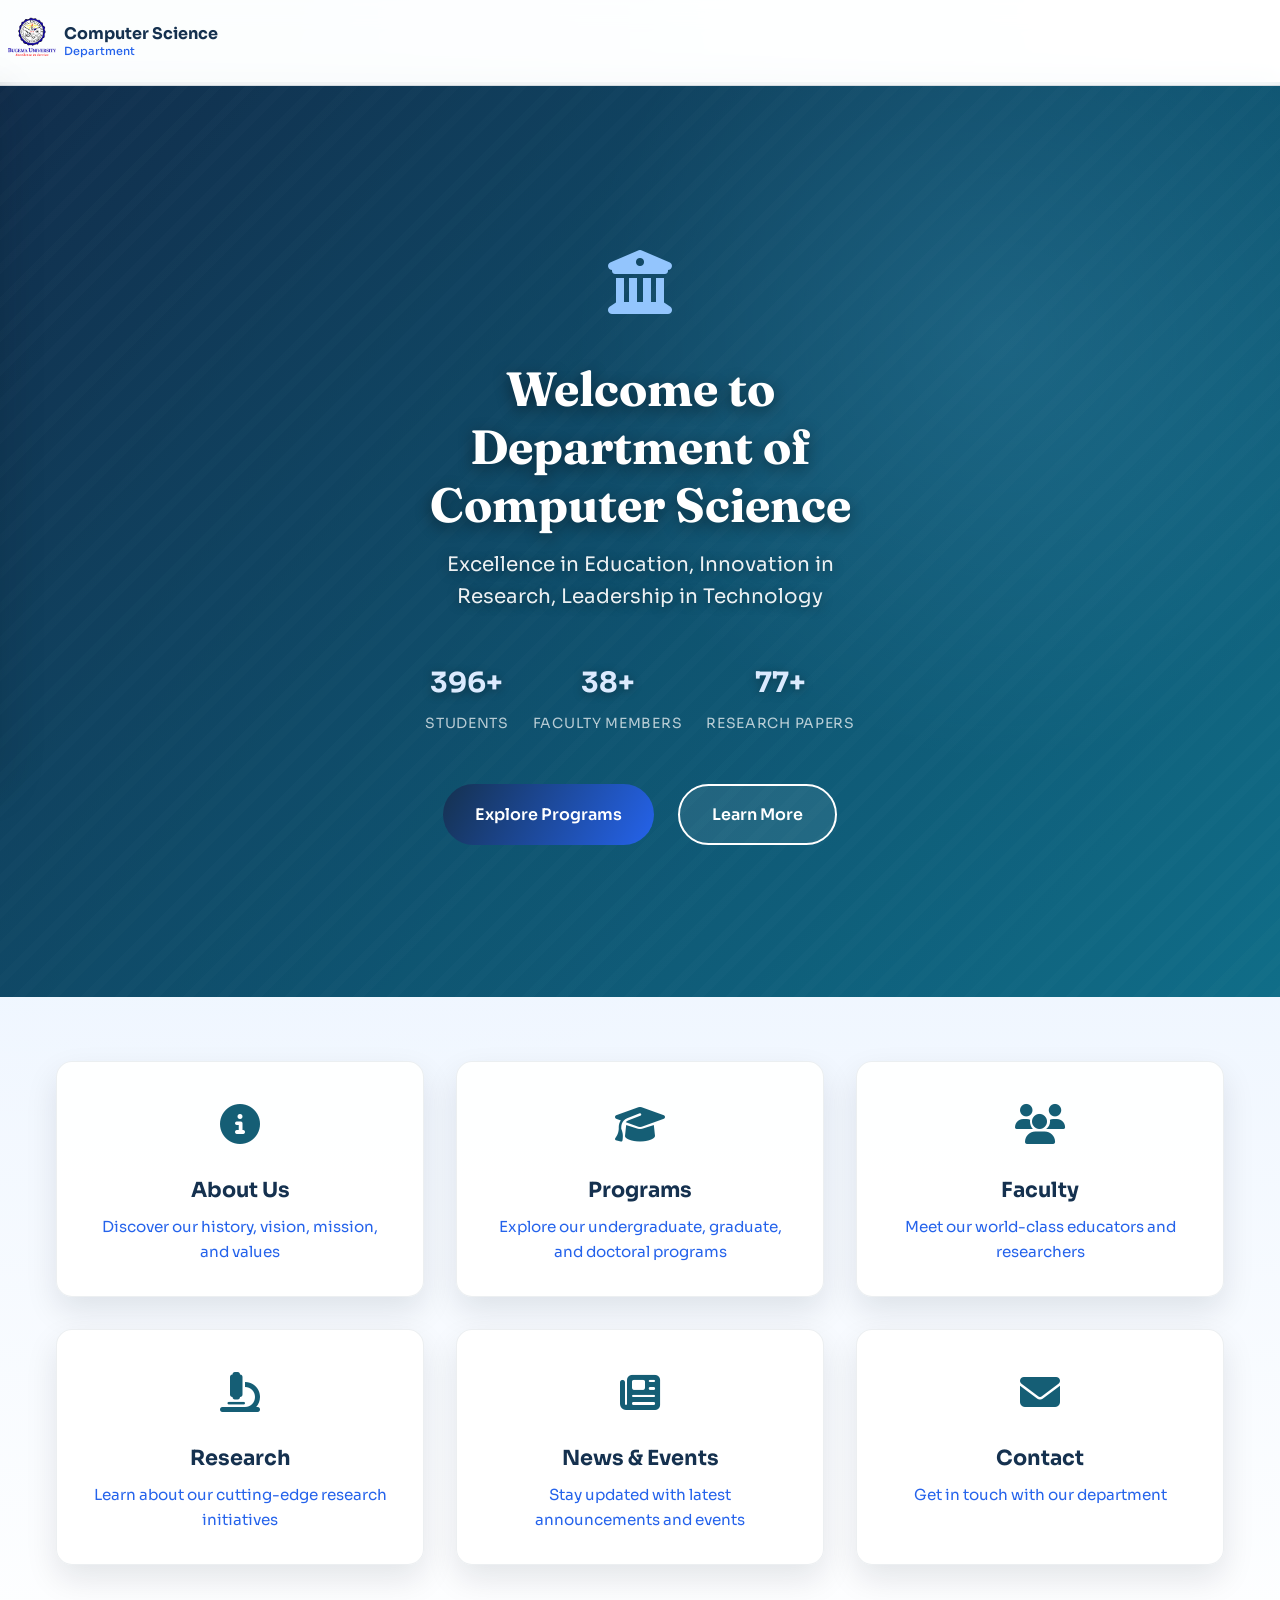
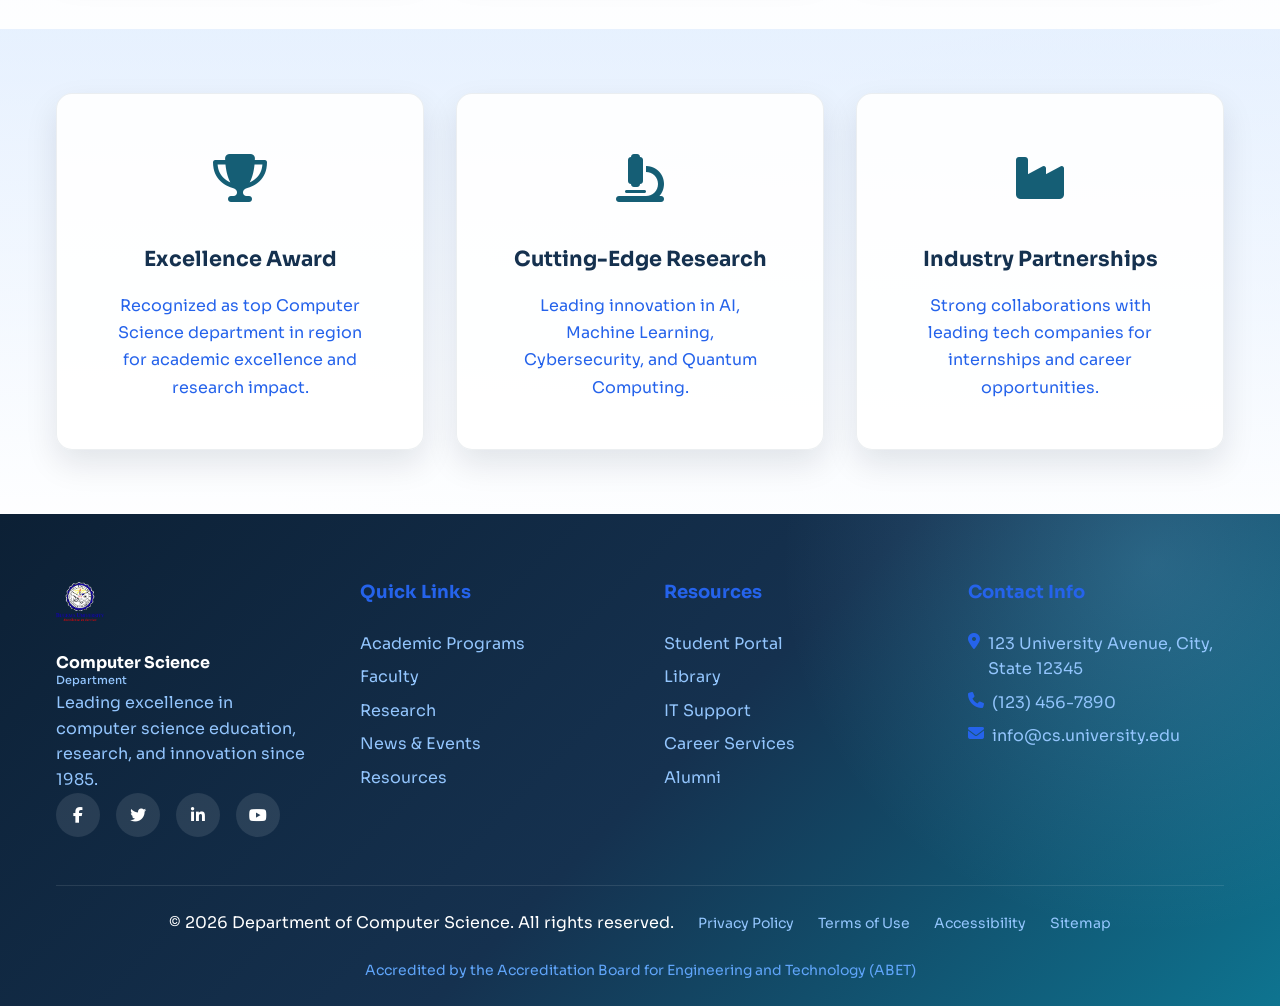
<file: index_new.html>
<!DOCTYPE html>
<html lang="en">
<head>
    <meta charset="UTF-8">
    <meta name="viewport" content="width=device-width, initial-scale=1.0, maximum-scale=5.0, user-scalable=yes, viewport-fit=cover">
    <meta name="description" content="Department of Computer Science - Excellence in Education, Research, and Innovation">
    <meta name="keywords" content="computer science, university, education, research, programs, faculty">
    <meta name="author" content="Department of Computer Science">
    <title>Department of Computer Science | University</title>
    <link rel="stylesheet" href="styles.css">
    <link rel="preconnect" href="https://fonts.googleapis.com">
    <link rel="preconnect" href="https://fonts.gstatic.com" crossorigin>
    <link href="https://fonts.googleapis.com/css2?family=Inter:wght@300;400;500;600;700&family=Merriweather:wght@300;400;700&display=swap" rel="stylesheet">
    <link rel="stylesheet" href="https://cdnjs.cloudflare.com/ajax/libs/font-awesome/6.4.0/css/all.min.css">
</head>
<body>
    <!-- Navigation Header -->
    <header class="header" role="banner">
        <nav class="navbar" role="navigation" aria-label="Main navigation">
            <div class="nav-container">
                <div class="nav-brand">
                    <a href="index.html" class="brand-link">
                        <div class="brand-logo">
                            <img src="bugema logo.png" alt="Bugema Logo" style="width: 48px; height: 48px; object-fit: contain;">
                        </div>
                        <div class="brand-text">
                            <span class="brand-name">Computer Science</span>
                            <span class="brand-tagline">Department</span>
                        </div>
                    </a>
                </div>
                
                <button class="nav-toggle" aria-label="Toggle navigation" aria-expanded="false">
                    <span class="hamburger-line"></span>
                    <span class="hamburger-line"></span>
                    <span class="hamburger-line"></span>
                </button>
                
                <ul class="nav-menu" role="menubar">
                    <li class="nav-item" role="none">
                        <a href="index.html" class="nav-link active" role="menuitem">Home</a>
                    </li>
                    <li class="nav-item" role="none">
                        <a href="about.html" class="nav-link" role="menuitem">About</a>
                    </li>
                    <li class="nav-item" role="none">
                        <a href="programs.html" class="nav-link" role="menuitem">Programs</a>
                    </li>
                    <li class="nav-item" role="none">
                        <a href="faculty.html" class="nav-link" role="menuitem">Faculty</a>
                    </li>
                    <li class="nav-item" role="none">
                        <a href="research.html" class="nav-link" role="menuitem">Research</a>
                    </li>
                    <li class="nav-item" role="none">
                        <a href="news.html" class="nav-link" role="menuitem">News & Events</a>
                    </li>
                    <li class="nav-item" role="none">
                        <a href="resources.html" class="nav-link" role="menuitem">Resources</a>
                    </li>
                    <li class="nav-item" role="none">
                        <a href="contact.html" class="nav-link" role="menuitem">Contact</a>
                    </li>
                    <li class="nav-item nav-cta" role="none">
                        <a href="https://erms.bugemauniv.ac.ug/student/login/" class="nav-link cta-button" role="menuitem" target="_blank">Student Portal</a>
                    </li>
                </ul>
            </div>
        </nav>
    </header>

    <main>
        <!-- Hero Section -->
        <section id="home" class="hero welcome-hero" role="banner">
            <div class="hero-background">
                <div class="hero-overlay"></div>
            </div>
            <div class="hero-content">
                <div class="welcome-container">
                    <div class="welcome-card">
                        <div class="welcome-icon">
                            <i class="fas fa-university"></i>
                        </div>
                        <h1 class="welcome-title">Welcome to Department of Computer Science</h1>
                        <p class="welcome-subtitle">Excellence in Education, Innovation in Research, Leadership in Technology</p>
                        
                        <div class="welcome-stats">
                            <div class="stat-item">
                                <span class="stat-number">500+</span>
                                <span class="stat-label">Students</span>
                            </div>
                            <div class="stat-item">
                                <span class="stat-number">50+</span>
                                <span class="stat-label">Faculty Members</span>
                            </div>
                            <div class="stat-item">
                                <span class="stat-number">100+</span>
                                <span class="stat-label">Research Papers</span>
                            </div>
                        </div>
                        
                        <div class="welcome-actions">
                            <a href="programs.html" class="btn btn-primary">Explore Programs</a>
                            <a href="about.html" class="btn btn-secondary">Learn More</a>
                        </div>
                    </div>
                </div>
            </div>
        </section>

        <!-- Quick Links Section -->
        <section class="quick-links">
            <div class="container">
                <div class="quick-links-grid">
                    <a href="about.html" class="quick-link-card">
                        <div class="quick-link-icon">
                            <i class="fas fa-info-circle"></i>
                        </div>
                        <h3>About Us</h3>
                        <p>Discover our history, vision, mission, and values</p>
                    </a>
                    
                    <a href="programs.html" class="quick-link-card">
                        <div class="quick-link-icon">
                            <i class="fas fa-graduation-cap"></i>
                        </div>
                        <h3>Programs</h3>
                        <p>Explore our undergraduate, graduate, and doctoral programs</p>
                    </a>
                    
                    <a href="faculty.html" class="quick-link-card">
                        <div class="quick-link-icon">
                            <i class="fas fa-users"></i>
                        </div>
                        <h3>Faculty</h3>
                        <p>Meet our world-class educators and researchers</p>
                    </a>
                    
                    <a href="research.html" class="quick-link-card">
                        <div class="quick-link-icon">
                            <i class="fas fa-microscope"></i>
                        </div>
                        <h3>Research</h3>
                        <p>Learn about our cutting-edge research initiatives</p>
                    </a>
                    
                    <a href="news.html" class="quick-link-card">
                        <div class="quick-link-icon">
                            <i class="fas fa-newspaper"></i>
                        </div>
                        <h3>News & Events</h3>
                        <p>Stay updated with latest announcements and events</p>
                    </a>
                    
                    <a href="contact.html" class="quick-link-card">
                        <div class="quick-link-icon">
                            <i class="fas fa-envelope"></i>
                        </div>
                        <h3>Contact</h3>
                        <p>Get in touch with our department</p>
                    </a>
                </div>
            </div>
        </section>

        <!-- Highlights Section -->
        <section class="highlights">
            <div class="container">
                <div class="highlights-grid">
                    <div class="highlight-card">
                        <div class="highlight-icon">
                            <i class="fas fa-trophy"></i>
                        </div>
                        <h3>Excellence Award</h3>
                        <p>Recognized as top Computer Science department in region for academic excellence and research impact.</p>
                    </div>
                    <div class="highlight-card">
                        <div class="highlight-icon">
                            <i class="fas fa-microscope"></i>
                        </div>
                        <h3>Cutting-Edge Research</h3>
                        <p>Leading innovation in AI, Machine Learning, Cybersecurity, and Quantum Computing.</p>
                    </div>
                    <div class="highlight-card">
                        <div class="highlight-icon">
                            <i class="fas fa-industry"></i>
                        </div>
                        <h3>Industry Partnerships</h3>
                        <p>Strong collaborations with leading tech companies for internships and career opportunities.</p>
                    </div>
                </div>
            </div>
        </section>
    </main>

    <!-- Footer -->
    <footer class="footer" role="contentinfo">
        <div class="container">
            <div class="footer-content">
                <div class="footer-section">
                    <div class="footer-brand">
                        <div class="brand-logo">
                            <img src="bugema logo.png" alt="Bugema Logo" style="width: 48px; height: 48px; object-fit: contain;">
                        </div>
                        <div class="brand-text">
                            <span class="brand-name">Computer Science</span>
                            <span class="brand-tagline">Department</span>
                        </div>
                    </div>
                    <p class="footer-description">
                        Leading excellence in computer science education, research, and innovation since 1985.
                    </p>
                    <div class="social-links">
                        <a href="#" aria-label="Facebook">
                            <i class="fab fa-facebook-f"></i>
                        </a>
                        <a href="#" aria-label="Twitter">
                            <i class="fab fa-twitter"></i>
                        </a>
                        <a href="#" aria-label="LinkedIn">
                            <i class="fab fa-linkedin-in"></i>
                        </a>
                        <a href="#" aria-label="YouTube">
                            <i class="fab fa-youtube"></i>
                        </a>
                    </div>
                </div>
                
                <div class="footer-section">
                    <h3>Quick Links</h3>
                    <ul class="footer-links">
                        <li><a href="programs.html">Academic Programs</a></li>
                        <li><a href="faculty.html">Faculty</a></li>
                        <li><a href="research.html">Research</a></li>
                        <li><a href="news.html">News & Events</a></li>
                        <li><a href="resources.html">Resources</a></li>
                    </ul>
                </div>
                
                <div class="footer-section">
                    <h3>Resources</h3>
                    <ul class="footer-links">
                        <li><a href="https://erms.bugemauniv.ac.ug/student/login/" target="_blank">Student Portal</a></li>
                        <li><a href="#">Library</a></li>
                        <li><a href="#">IT Support</a></li>
                        <li><a href="#">Career Services</a></li>
                        <li><a href="#">Alumni</a></li>
                    </ul>
                </div>
                
                <div class="footer-section">
                    <h3>Contact Info</h3>
                    <ul class="footer-contact">
                        <li>
                            <i class="fas fa-map-marker-alt"></i>
                            123 University Avenue, City, State 12345
                        </li>
                        <li>
                            <i class="fas fa-phone"></i>
                            (123) 456-7890
                        </li>
                        <li>
                            <i class="fas fa-envelope"></i>
                            info@cs.university.edu
                        </li>
                    </ul>
                </div>
            </div>
            
            <div class="footer-bottom">
                <div class="footer-legal">
                    <p>&copy; 2026 Department of Computer Science. All rights reserved.</p>
                    <ul class="legal-links">
                        <li><a href="#">Privacy Policy</a></li>
                        <li><a href="#">Terms of Use</a></li>
                        <li><a href="#">Accessibility</a></li>
                        <li><a href="#">Sitemap</a></li>
                    </ul>
                </div>
                <div class="footer-accreditation">
                    <p>Accredited by the Accreditation Board for Engineering and Technology (ABET)</p>
                </div>
            </div>
        </div>
    </footer>

    <script src="script.js"></script>
</body>
</html>
</file>
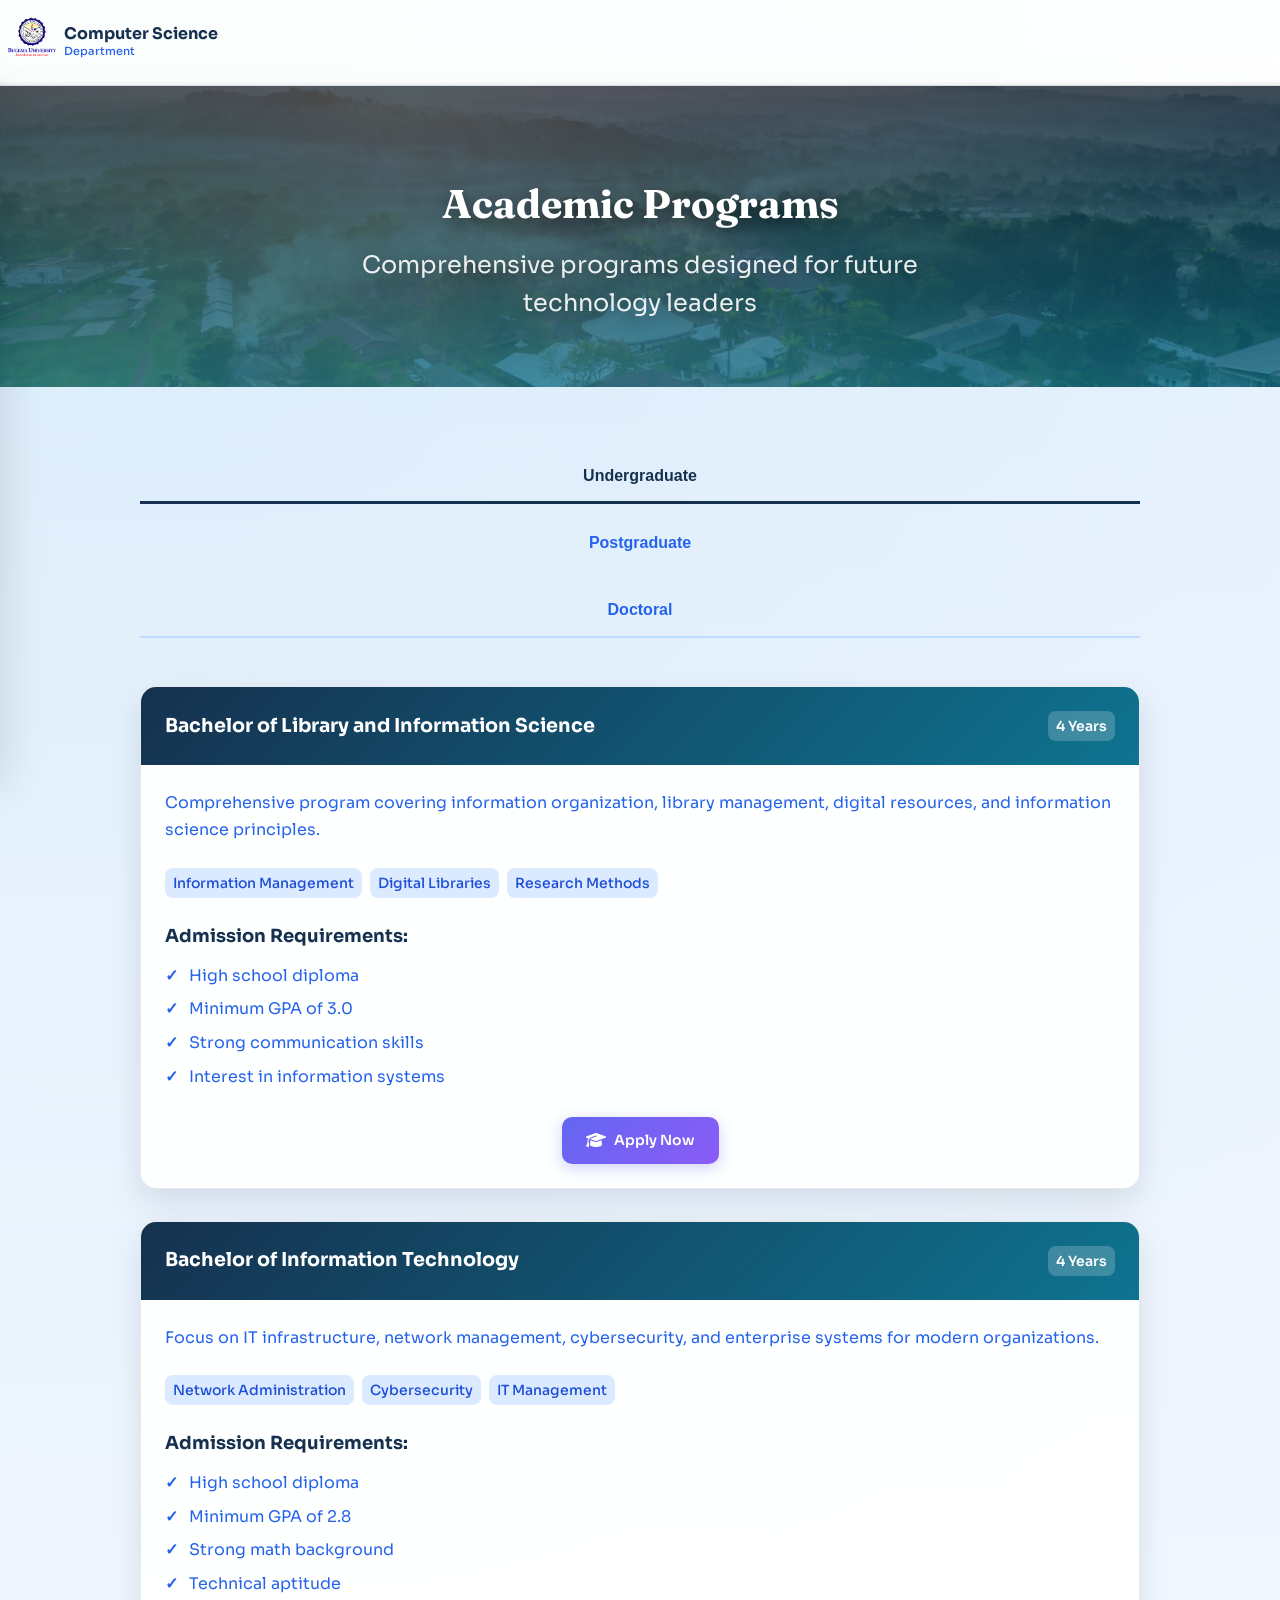
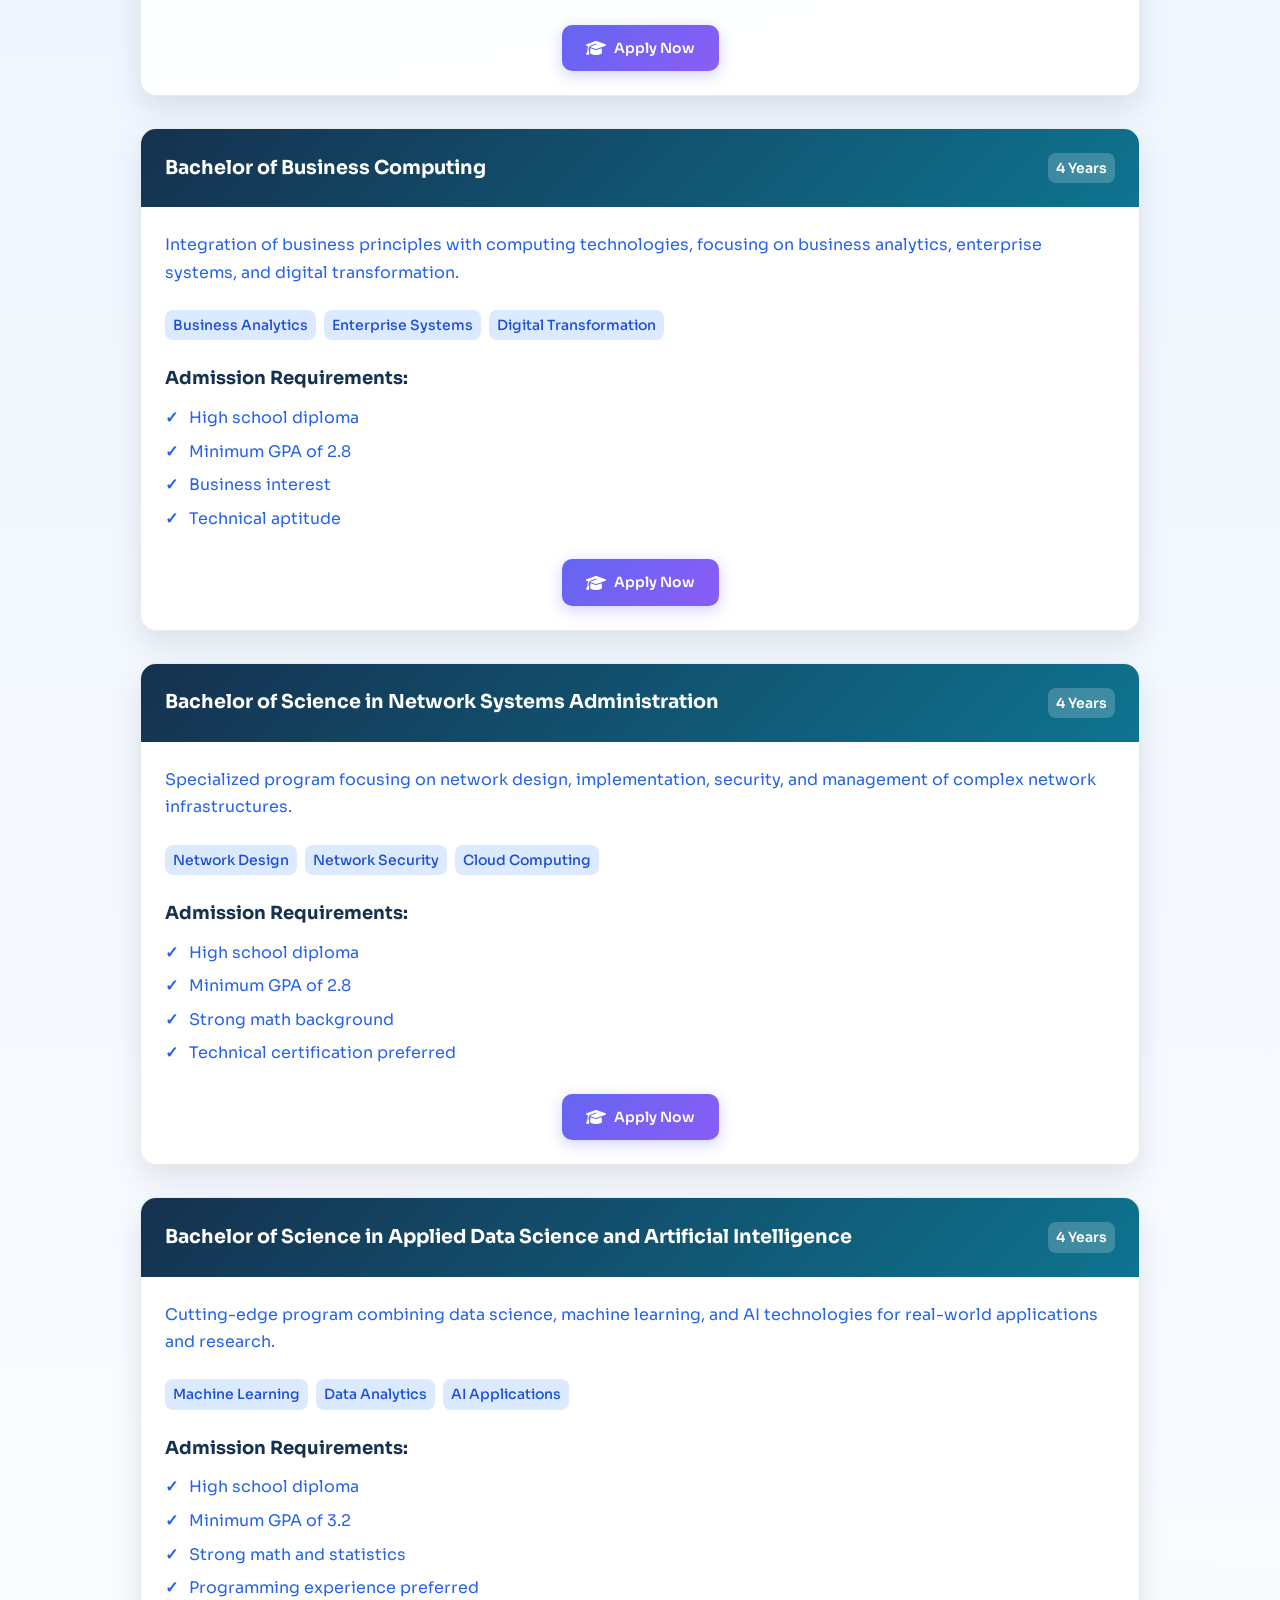
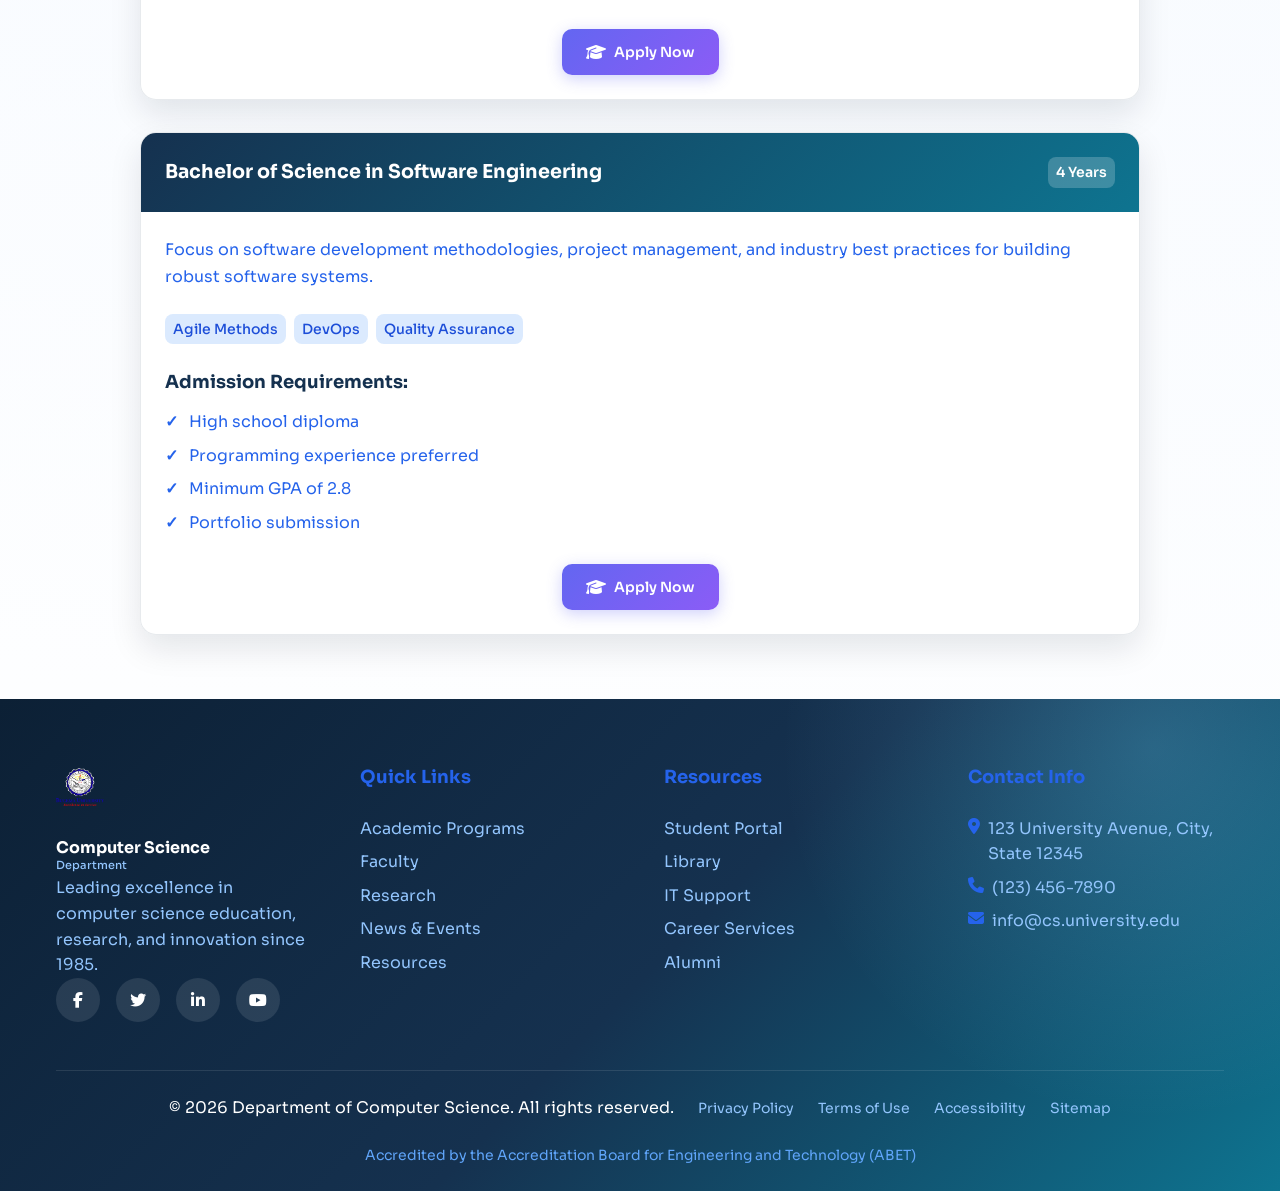
<file: programs.html>
<!DOCTYPE html>
<html lang="en">
<head>
    <meta charset="UTF-8">
    <meta name="viewport" content="width=device-width, initial-scale=1.0, maximum-scale=5.0, user-scalable=yes, viewport-fit=cover">
    <meta name="description" content="Academic Programs - Undergraduate, Postgraduate, and Doctoral programs in Computer Science">
    <meta name="keywords" content="computer science programs, undergraduate, graduate, doctoral, academic programs">
    <meta name="author" content="Department of Computer Science">
    <title>Academic Programs | Department of Computer Science | University</title>
    <link rel="stylesheet" href="styles.css">
    <link rel="preconnect" href="https://fonts.googleapis.com">
    <link rel="preconnect" href="https://fonts.gstatic.com" crossorigin>
    <link href="https://fonts.googleapis.com/css2?family=Inter:wght@300;400;500;600;700&family=Merriweather:wght@300;400;700&display=swap" rel="stylesheet">
    <link rel="stylesheet" href="https://cdnjs.cloudflare.com/ajax/libs/font-awesome/6.4.0/css/all.min.css">
</head>
<body>
    <!-- Navigation Header -->
    <header class="header" role="banner">
        <nav class="navbar" role="navigation" aria-label="Main navigation">
            <div class="nav-container">
                <div class="nav-brand">
                    <a href="index.html" class="brand-link">
                        <div class="brand-logo">
                            <img src="bugema logo.png" alt="Bugema Logo" style="width: 48px; height: 48px; object-fit: contain; opacity: 1;">
                        </div>
                        <div class="brand-text">
                            <span class="brand-name">Computer Science</span>
                            <span class="brand-tagline">Department</span>
                        </div>
                    </a>
                </div>
                
                <button class="nav-toggle" aria-label="Toggle navigation" aria-expanded="false">
                    <span class="hamburger-line"></span>
                    <span class="hamburger-line"></span>
                    <span class="hamburger-line"></span>
                </button>
                
                <ul class="nav-menu" role="menubar">
                    <li class="nav-item" role="none">
                        <a href="index.html" class="nav-link" role="menuitem">Home</a>
                    </li>
                    <li class="nav-item" role="none">
                        <a href="about.html" class="nav-link" role="menuitem">About</a>
                    </li>
                    <li class="nav-item" role="none">
                        <a href="programs.html" class="nav-link active" role="menuitem">Programs</a>
                    </li>
                    <li class="nav-item" role="none">
                        <a href="faculty.html" class="nav-link" role="menuitem">Faculty</a>
                    </li>
                    <li class="nav-item" role="none">
                        <a href="research.html" class="nav-link" role="menuitem">Research</a>
                    </li>
                    <li class="nav-item" role="none">
                        <a href="news.html" class="nav-link" role="menuitem">News & Events</a>
                    </li>
                    <li class="nav-item" role="none">
                        <a href="resources.html" class="nav-link" role="menuitem">Resources</a>
                    </li>
                    <li class="nav-item" role="none">
                        <a href="contact.html" class="nav-link" role="menuitem">Contact</a>
                    </li>
                    <li class="nav-item nav-cta" role="none">
                        <a href="https://erms.bugemauniv.ac.ug/student/login/" class="nav-link cta-button" role="menuitem" target="_blank">Student Portal</a>
                    </li>
                </ul>
            </div>
        </nav>
    </header>

    <main>
        <!-- Page Header -->
        <section class="page-header programs-hero">
            <div class="container">
                <h1 class="page-title">Academic Programs</h1>
                <p class="page-subtitle">Comprehensive programs designed for future technology leaders</p>
            </div>
        </section>

        <!-- Academic Programs Section -->
        <section class="section section-alt">
            <div class="container">
                <div class="programs-tabs">
                    <div class="tab-buttons">
                        <button class="tab-button active" data-tab="undergraduate">Undergraduate</button>
                        <button class="tab-button" data-tab="postgraduate">Postgraduate</button>
                        <button class="tab-button" data-tab="doctoral">Doctoral</button>
                    </div>
                    
                    <div class="tab-content">
                        <div class="tab-panel active" id="undergraduate">
                            <div class="program-grid">
                                <div class="program-card">
                                    <div class="program-header">
                                        <h3>Bachelor of Library and Information Science</h3>
                                        <span class="program-duration">4 Years</span>
                                    </div>
                                    <div class="program-body">
                                        <p>Comprehensive program covering information organization, library management, digital resources, and information science principles.</p>
                                        <div class="program-highlights">
                                            <span class="highlight-tag">Information Management</span>
                                            <span class="highlight-tag">Digital Libraries</span>
                                            <span class="highlight-tag">Research Methods</span>
                                        </div>
                                        <div class="program-requirements">
                                            <h4>Admission Requirements:</h4>
                                            <ul>
                                                <li>High school diploma</li>
                                                <li>Minimum GPA of 3.0</li>
                                                <li>Strong communication skills</li>
                                                <li>Interest in information systems</li>
                                            </ul>
                                        </div>
                                        <div class="program-action">
                                            <a href="https://erms.bugemauniv.ac.ug/application/" target="_blank" class="btn btn-primary apply-btn">
                                                <i class="fas fa-graduation-cap"></i> Apply Now
                                            </a>
                                        </div>
                                    </div>
                                </div>
                                
                                <div class="program-card">
                                    <div class="program-header">
                                        <h3>Bachelor of Information Technology</h3>
                                        <span class="program-duration">4 Years</span>
                                    </div>
                                    <div class="program-body">
                                        <p>Focus on IT infrastructure, network management, cybersecurity, and enterprise systems for modern organizations.</p>
                                        <div class="program-highlights">
                                            <span class="highlight-tag">Network Administration</span>
                                            <span class="highlight-tag">Cybersecurity</span>
                                            <span class="highlight-tag">IT Management</span>
                                        </div>
                                        <div class="program-requirements">
                                            <h4>Admission Requirements:</h4>
                                            <ul>
                                                <li>High school diploma</li>
                                                <li>Minimum GPA of 2.8</li>
                                                <li>Strong math background</li>
                                                <li>Technical aptitude</li>
                                            </ul>
                                        </div>
                                        <div class="program-action">
                                            <a href="https://erms.bugemauniv.ac.ug/application/" target="_blank" class="btn btn-primary apply-btn">
                                                <i class="fas fa-graduation-cap"></i> Apply Now
                                            </a>
                                        </div>
                                    </div>
                                </div>
                                
                                <div class="program-card">
                                    <div class="program-header">
                                        <h3>Bachelor of Business Computing</h3>
                                        <span class="program-duration">4 Years</span>
                                    </div>
                                    <div class="program-body">
                                        <p>Integration of business principles with computing technologies, focusing on business analytics, enterprise systems, and digital transformation.</p>
                                        <div class="program-highlights">
                                            <span class="highlight-tag">Business Analytics</span>
                                            <span class="highlight-tag">Enterprise Systems</span>
                                            <span class="highlight-tag">Digital Transformation</span>
                                        </div>
                                        <div class="program-requirements">
                                            <h4>Admission Requirements:</h4>
                                            <ul>
                                                <li>High school diploma</li>
                                                <li>Minimum GPA of 2.8</li>
                                                <li>Business interest</li>
                                                <li>Technical aptitude</li>
                                            </ul>
                                        </div>
                                        <div class="program-action">
                                            <a href="https://erms.bugemauniv.ac.ug/application/" target="_blank" class="btn btn-primary apply-btn">
                                                <i class="fas fa-graduation-cap"></i> Apply Now
                                            </a>
                                        </div>
                                    </div>
                                </div>
                                
                                <div class="program-card">
                                    <div class="program-header">
                                        <h3>Bachelor of Science in Network Systems Administration</h3>
                                        <span class="program-duration">4 Years</span>
                                    </div>
                                    <div class="program-body">
                                        <p>Specialized program focusing on network design, implementation, security, and management of complex network infrastructures.</p>
                                        <div class="program-highlights">
                                            <span class="highlight-tag">Network Design</span>
                                            <span class="highlight-tag">Network Security</span>
                                            <span class="highlight-tag">Cloud Computing</span>
                                        </div>
                                        <div class="program-requirements">
                                            <h4>Admission Requirements:</h4>
                                            <ul>
                                                <li>High school diploma</li>
                                                <li>Minimum GPA of 2.8</li>
                                                <li>Strong math background</li>
                                                <li>Technical certification preferred</li>
                                            </ul>
                                        </div>
                                        <div class="program-action">
                                            <a href="https://erms.bugemauniv.ac.ug/application/" target="_blank" class="btn btn-primary apply-btn">
                                                <i class="fas fa-graduation-cap"></i> Apply Now
                                            </a>
                                        </div>
                                    </div>
                                </div>
                                
                                <div class="program-card">
                                    <div class="program-header">
                                        <h3>Bachelor of Science in Applied Data Science and Artificial Intelligence</h3>
                                        <span class="program-duration">4 Years</span>
                                    </div>
                                    <div class="program-body">
                                        <p>Cutting-edge program combining data science, machine learning, and AI technologies for real-world applications and research.</p>
                                        <div class="program-highlights">
                                            <span class="highlight-tag">Machine Learning</span>
                                            <span class="highlight-tag">Data Analytics</span>
                                            <span class="highlight-tag">AI Applications</span>
                                        </div>
                                        <div class="program-requirements">
                                            <h4>Admission Requirements:</h4>
                                            <ul>
                                                <li>High school diploma</li>
                                                <li>Minimum GPA of 3.2</li>
                                                <li>Strong math and statistics</li>
                                                <li>Programming experience preferred</li>
                                            </ul>
                                        </div>
                                        <div class="program-action">
                                            <a href="https://erms.bugemauniv.ac.ug/application/" target="_blank" class="btn btn-primary apply-btn">
                                                <i class="fas fa-graduation-cap"></i> Apply Now
                                            </a>
                                        </div>
                                    </div>
                                </div>
                                
                                <div class="program-card">
                                    <div class="program-header">
                                        <h3>Bachelor of Science in Software Engineering</h3>
                                        <span class="program-duration">4 Years</span>
                                    </div>
                                    <div class="program-body">
                                        <p>Focus on software development methodologies, project management, and industry best practices for building robust software systems.</p>
                                        <div class="program-highlights">
                                            <span class="highlight-tag">Agile Methods</span>
                                            <span class="highlight-tag">DevOps</span>
                                            <span class="highlight-tag">Quality Assurance</span>
                                        </div>
                                        <div class="program-requirements">
                                            <h4>Admission Requirements:</h4>
                                            <ul>
                                                <li>High school diploma</li>
                                                <li>Programming experience preferred</li>
                                                <li>Minimum GPA of 2.8</li>
                                                <li>Portfolio submission</li>
                                            </ul>
                                        </div>
                                        <div class="program-action">
                                            <a href="https://erms.bugemauniv.ac.ug/application/" target="_blank" class="btn btn-primary apply-btn">
                                                <i class="fas fa-graduation-cap"></i> Apply Now
                                            </a>
                                        </div>
                                    </div>
                                </div>
                            </div>
                        </div>
                            </div>
                        </div>
                        
                        <div class="tab-panel" id="postgraduate">
                            <div class="program-grid">
                                <div class="program-card">
                                    <div class="program-header">
                                        <h3>M.S. Computer Science</h3>
                                        <span class="program-duration">2 Years</span>
                                    </div>
                                    <div class="program-body">
                                        <p>Advanced study in computer science with specialization options in AI, cybersecurity, data science, and software engineering.</p>
                                        <div class="program-highlights">
                                            <span class="highlight-tag">Machine Learning</span>
                                            <span class="highlight-tag">Cybersecurity</span>
                                            <span class="highlight-tag">Big Data</span>
                                        </div>
                                        <div class="program-requirements">
                                            <h4>Admission Requirements:</h4>
                                            <ul>
                                                <li>Bachelor's degree in CS or related field</li>
                                                <li>Minimum GPA of 3.2</li>
                                                <li>GRE scores</li>
                                                <li>Research experience</li>
                                            </ul>
                                        </div>
                                        <div class="program-action">
                                            <a href="https://erms.bugemauniv.ac.ug/application/" target="_blank" class="btn btn-primary apply-btn">
                                                <i class="fas fa-graduation-cap"></i> Apply Now
                                            </a>
                                        </div>
                                    </div>
                                </div>
                                
                                <div class="program-card">
                                    <div class="program-header">
                                        <h3>M.S. Data Science</h3>
                                        <span class="program-duration">2 Years</span>
                                    </div>
                                    <div class="program-body">
                                        <p>Interdisciplinary program combining computer science, statistics, and domain expertise for data-driven decision making.</p>
                                        <div class="program-highlights">
                                            <span class="highlight-tag">Statistical Analysis</span>
                                            <span class="highlight-tag">Data Visualization</span>
                                            <span class="highlight-tag">Predictive Modeling</span>
                                        </div>
                                        <div class="program-requirements">
                                            <h4>Admission Requirements:</h4>
                                            <ul>
                                                <li>Bachelor's degree in quantitative field</li>
                                                <li>Strong mathematical background</li>
                                                <li>Programming proficiency</li>
                                                <li>Minimum GPA of 3.0</li>
                                            </ul>
                                        </div>
                                        <div class="program-action">
                                            <a href="https://erms.bugemauniv.ac.ug/application/" target="_blank" class="btn btn-primary apply-btn">
                                                <i class="fas fa-graduation-cap"></i> Apply Now
                                            </a>
                                        </div>
                                    </div>
                                </div>
                            </div>
                        </div>
                        
                        <div class="tab-panel" id="doctoral">
                            <div class="program-grid">
                                <div class="program-card">
                                    <div class="program-header">
                                        <h3>Ph.D. Computer Science</h3>
                                        <span class="program-duration">4-6 Years</span>
                                    </div>
                                    <div class="program-body">
                                        <p>Research-focused program for students seeking to advance the frontiers of computer science knowledge and innovation.</p>
                                        <div class="program-highlights">
                                            <span class="highlight-tag">Original Research</span>
                                            <span class="highlight-tag">Teaching Experience</span>
                                            <span class="highlight-tag">Publications</span>
                                        </div>
                                        <div class="program-requirements">
                                            <h4>Admission Requirements:</h4>
                                            <ul>
                                                <li>Master's degree in CS or related field</li>
                                                <li>Strong research background</li>
                                                <li>Publications preferred</li>
                                                <li>Research proposal</li>
                                            </ul>
                                        </div>
                                    </div>
                                </div>
                            </div>
                        </div>
                    </div>
                </div>
            </div>
        </section>
    </main>

    <!-- Footer -->
    <footer class="footer" role="contentinfo">
        <div class="container">
            <div class="footer-content">
                <div class="footer-section">
                    <div class="footer-brand">
                        <div class="brand-logo">
                            <img src="bugema logo.png" alt="Bugema Logo" style="width: 48px; height: 48px; object-fit: contain; opacity: 1;">
                        </div>
                        <div class="brand-text">
                            <span class="brand-name">Computer Science</span>
                            <span class="brand-tagline">Department</span>
                        </div>
                    </div>
                    <p class="footer-description">
                        Leading excellence in computer science education, research, and innovation since 1985.
                    </p>
                    <div class="social-links">
                        <a href="#" aria-label="Facebook">
                            <i class="fab fa-facebook-f"></i>
                        </a>
                        <a href="#" aria-label="Twitter">
                            <i class="fab fa-twitter"></i>
                        </a>
                        <a href="#" aria-label="LinkedIn">
                            <i class="fab fa-linkedin-in"></i>
                        </a>
                        <a href="#" aria-label="YouTube">
                            <i class="fab fa-youtube"></i>
                        </a>
                    </div>
                </div>
                
                <div class="footer-section">
                    <h3>Quick Links</h3>
                    <ul class="footer-links">
                        <li><a href="programs.html">Academic Programs</a></li>
                        <li><a href="faculty.html">Faculty</a></li>
                        <li><a href="research.html">Research</a></li>
                        <li><a href="news.html">News & Events</a></li>
                        <li><a href="resources.html">Resources</a></li>
                    </ul>
                </div>
                
                <div class="footer-section">
                    <h3>Resources</h3>
                    <ul class="footer-links">
                        <li><a href="https://erms.bugemauniv.ac.ug/student/login/" target="_blank">Student Portal</a></li>
                        <li><a href="#">Library</a></li>
                        <li><a href="#">IT Support</a></li>
                        <li><a href="#">Career Services</a></li>
                        <li><a href="#">Alumni</a></li>
                    </ul>
                </div>
                
                <div class="footer-section">
                    <h3>Contact Info</h3>
                    <ul class="footer-contact">
                        <li>
                            <i class="fas fa-map-marker-alt"></i>
                            123 University Avenue, City, State 12345
                        </li>
                        <li>
                            <i class="fas fa-phone"></i>
                            (123) 456-7890
                        </li>
                        <li>
                            <i class="fas fa-envelope"></i>
                            info@cs.university.edu
                        </li>
                    </ul>
                </div>
            </div>
            
            <div class="footer-bottom">
                <div class="footer-legal">
                    <p>&copy; 2026 Department of Computer Science. All rights reserved.</p>
                    <ul class="legal-links">
                        <li><a href="#">Privacy Policy</a></li>
                        <li><a href="#">Terms of Use</a></li>
                        <li><a href="#">Accessibility</a></li>
                        <li><a href="#">Sitemap</a></li>
                    </ul>
                </div>
                <div class="footer-accreditation">
                    <p>Accredited by the Accreditation Board for Engineering and Technology (ABET)</p>
                </div>
            </div>
        </div>
    </footer>

    <script src="script.js"></script>
</body>
</html>
</file>
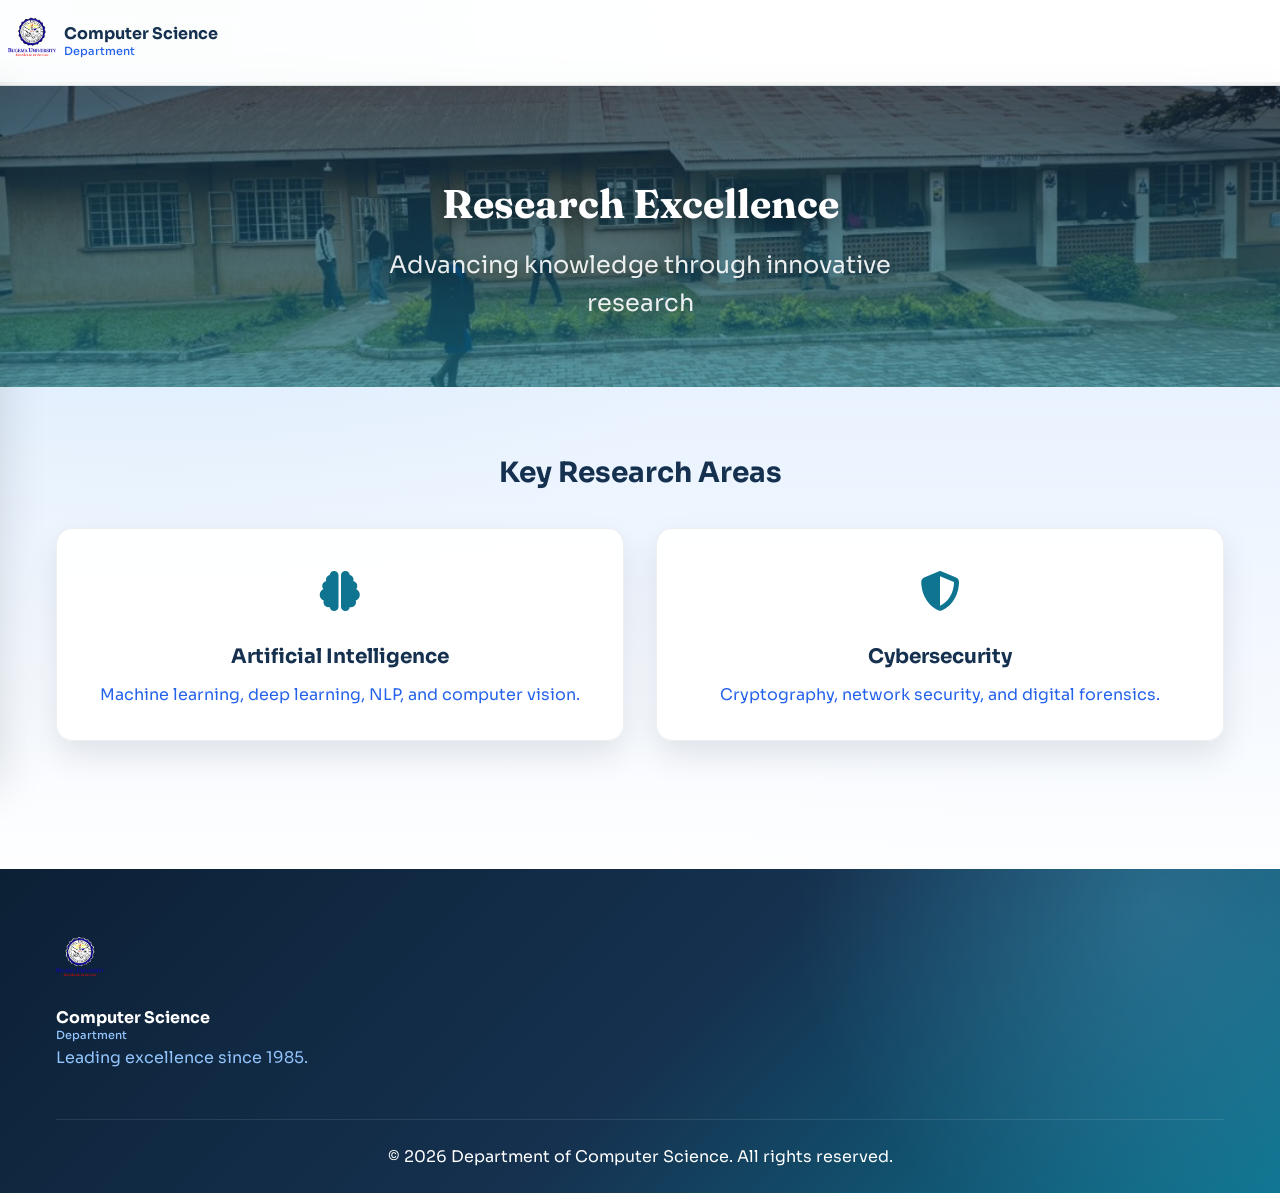
<file: research.html>
<!DOCTYPE html>
<html lang="en">
<head>
    <meta charset="UTF-8">
    <meta name="viewport" content="width=device-width, initial-scale=1.0, maximum-scale=5.0, user-scalable=yes, viewport-fit=cover">
    <meta name="description" content="Research - Cutting-edge research in computer science">
    <meta name="keywords" content="computer science research, AI, cybersecurity, data science">
    <meta name="author" content="Department of Computer Science">
    <title>Research | Department of Computer Science | University</title>
    <link rel="stylesheet" href="styles.css">
    <link rel="preconnect" href="https://fonts.googleapis.com">
    <link rel="preconnect" href="https://fonts.gstatic.com" crossorigin>
    <link href="https://fonts.googleapis.com/css2?family=Inter:wght@300;400;500;600;700&family=Merriweather:wght@300;400;700&display=swap" rel="stylesheet">
    <link rel="stylesheet" href="https://cdnjs.cloudflare.com/ajax/libs/font-awesome/6.4.0/css/all.min.css">
</head>
<body>
    <header class="header">
        <nav class="navbar">
            <div class="nav-container">
                <div class="nav-brand">
                    <a href="index.html" class="brand-link">
                        <div class="brand-logo">
                            <img src="bugema logo.png" alt="Bugema Logo" style="width: 48px; height: 48px; object-fit: contain; opacity: 1;">
                        </div>
                        <div class="brand-text">
                            <span class="brand-name">Computer Science</span>
                            <span class="brand-tagline">Department</span>
                        </div>
                    </a>
                </div>
                <button class="nav-toggle" aria-label="Toggle navigation">
                    <span class="hamburger-line"></span>
                    <span class="hamburger-line"></span>
                    <span class="hamburger-line"></span>
                </button>
                <ul class="nav-menu">
                    <li class="nav-item"><a href="index.html" class="nav-link">Home</a></li>
                    <li class="nav-item"><a href="about.html" class="nav-link">About</a></li>
                    <li class="nav-item"><a href="programs.html" class="nav-link">Programs</a></li>
                    <li class="nav-item"><a href="faculty.html" class="nav-link">Faculty</a></li>
                    <li class="nav-item"><a href="research.html" class="nav-link active">Research</a></li>
                    <li class="nav-item"><a href="news.html" class="nav-link">News & Events</a></li>
                    <li class="nav-item"><a href="resources.html" class="nav-link">Resources</a></li>
                    <li class="nav-item"><a href="contact.html" class="nav-link">Contact</a></li>
                    <li class="nav-item nav-cta"><a href="https://erms.bugemauniv.ac.ug/student/login/" class="nav-link cta-button" target="_blank">Student Portal</a></li>
                </ul>
            </div>
        </nav>
    </header>

    <main>
        <section class="page-header research-hero">
            <div class="container">
                <h1 class="page-title">Research Excellence</h1>
                <p class="page-subtitle">Advancing knowledge through innovative research</p>
            </div>
        </section>

        <section class="section section-alt">
            <div class="container">
                <div class="research-areas">
                    <h3>Key Research Areas</h3>
                    <div class="research-grid">
                        <div class="research-card">
                            <div class="research-icon"><i class="fas fa-brain"></i></div>
                            <h4>Artificial Intelligence</h4>
                            <p>Machine learning, deep learning, NLP, and computer vision.</p>
                        </div>
                        <div class="research-card">
                            <div class="research-icon"><i class="fas fa-shield-alt"></i></div>
                            <h4>Cybersecurity</h4>
                            <p>Cryptography, network security, and digital forensics.</p>
                        </div>
                    </div>
                </div>
            </div>
        </section>
    </main>

    <footer class="footer">
        <div class="container">
            <div class="footer-content">
                <div class="footer-section">
                    <div class="footer-brand">
                        <div class="brand-logo">
                            <img src="bugema logo.png" alt="Bugema Logo" style="width: 48px; height: 48px; object-fit: contain; opacity: 1;">
                        </div>
                        <div class="brand-text">
                            <span class="brand-name">Computer Science</span>
                            <span class="brand-tagline">Department</span>
                        </div>
                    </div>
                    <p class="footer-description">Leading excellence since 1985.</p>
                </div>
            </div>
            <div class="footer-bottom">
                <p>&copy; 2026 Department of Computer Science. All rights reserved.</p>
            </div>
        </div>
    </footer>

    <script src="script.js"></script>
</body>
</html>
</file>
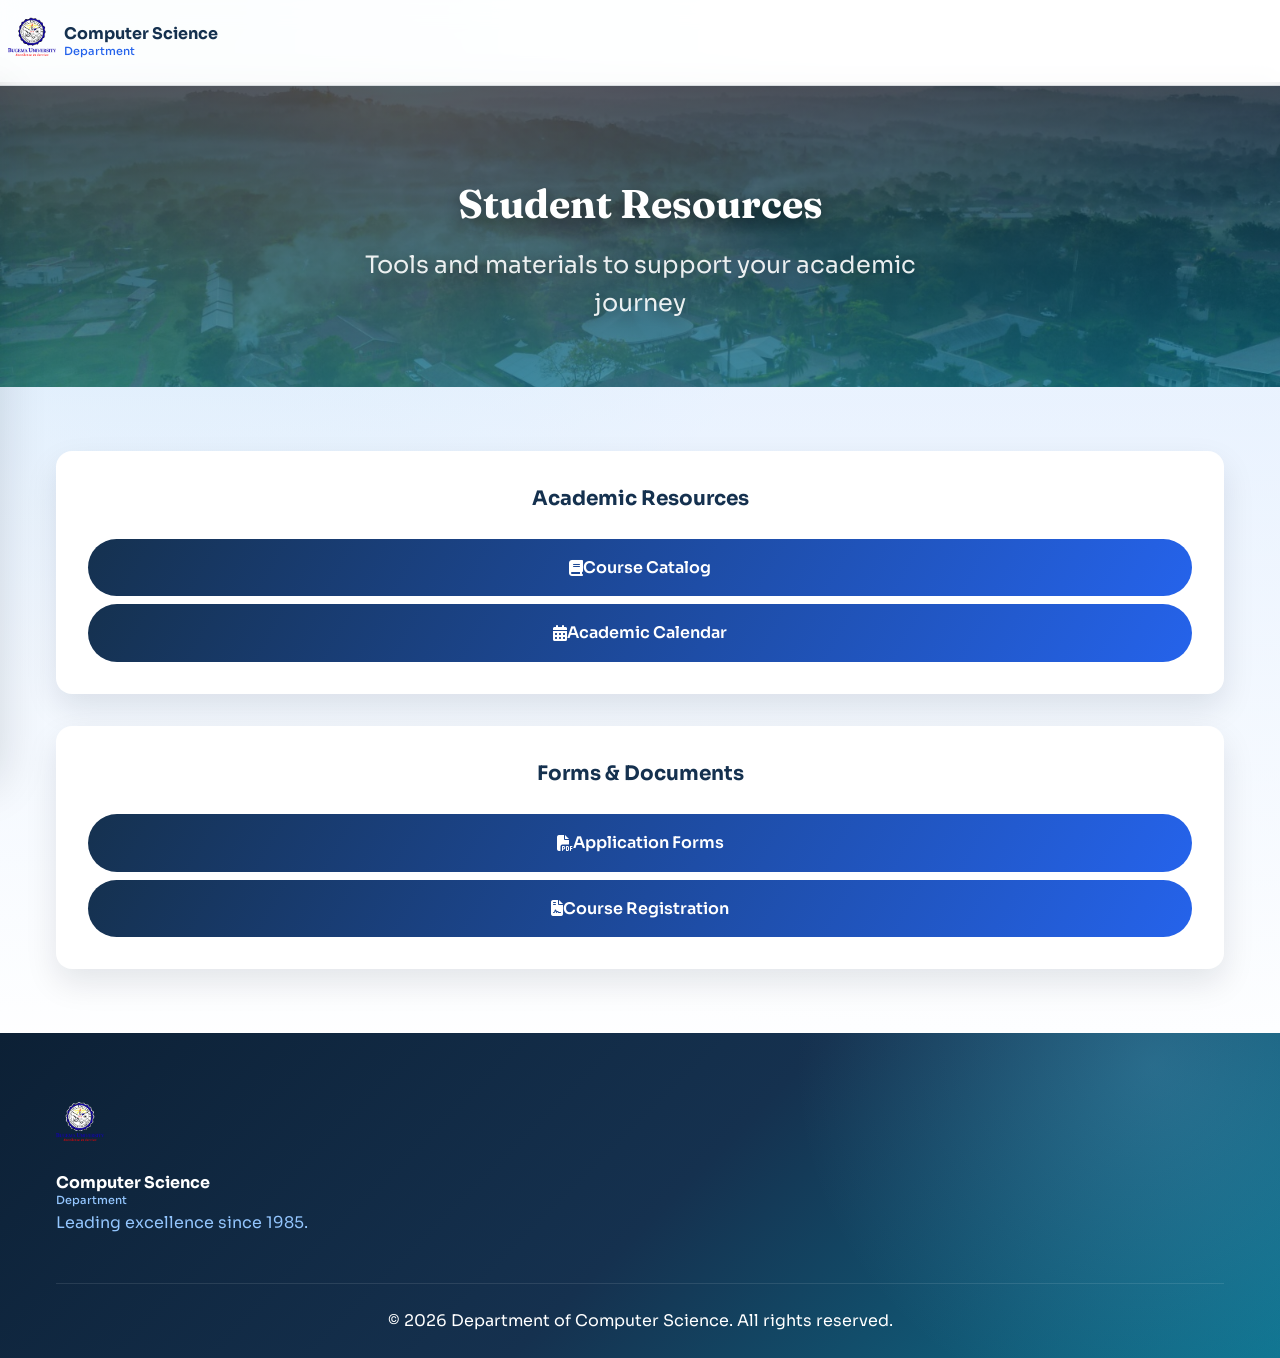
<file: resources.html>
<!DOCTYPE html>
<html lang="en">
<head>
    <meta charset="UTF-8">
    <meta name="viewport" content="width=device-width, initial-scale=1.0, maximum-scale=5.0, user-scalable=yes, viewport-fit=cover">
    <meta name="description" content="Resources - Student resources and support services">
    <meta name="keywords" content="computer science resources, student support, academic resources">
    <meta name="author" content="Department of Computer Science">
    <title>Resources | Department of Computer Science | University</title>
    <link rel="stylesheet" href="styles.css">
    <link rel="preconnect" href="https://fonts.googleapis.com">
    <link rel="preconnect" href="https://fonts.gstatic.com" crossorigin>
    <link href="https://fonts.googleapis.com/css2?family=Inter:wght@300;400;500;600;700&family=Merriweather:wght@300;400;700&display=swap" rel="stylesheet">
    <link rel="stylesheet" href="https://cdnjs.cloudflare.com/ajax/libs/font-awesome/6.4.0/css/all.min.css">
</head>
<body>
    <header class="header">
        <nav class="navbar">
            <div class="nav-container">
                <div class="nav-brand">
                    <a href="index.html" class="brand-link">
                        <div class="brand-logo">
                            <img src="bugema logo.png" alt="Bugema Logo" style="width: 48px; height: 48px; object-fit: contain; opacity: 1;">
                        </div>
                        <div class="brand-text">
                            <span class="brand-name">Computer Science</span>
                            <span class="brand-tagline">Department</span>
                        </div>
                    </a>
                </div>
                <button class="nav-toggle" aria-label="Toggle navigation">
                    <span class="hamburger-line"></span>
                    <span class="hamburger-line"></span>
                    <span class="hamburger-line"></span>
                </button>
                <ul class="nav-menu">
                    <li class="nav-item"><a href="index.html" class="nav-link">Home</a></li>
                    <li class="nav-item"><a href="about.html" class="nav-link">About</a></li>
                    <li class="nav-item"><a href="programs.html" class="nav-link">Programs</a></li>
                    <li class="nav-item"><a href="faculty.html" class="nav-link">Faculty</a></li>
                    <li class="nav-item"><a href="research.html" class="nav-link">Research</a></li>
                    <li class="nav-item"><a href="news.html" class="nav-link">News & Events</a></li>
                    <li class="nav-item"><a href="resources.html" class="nav-link active">Resources</a></li>
                    <li class="nav-item"><a href="contact.html" class="nav-link">Contact</a></li>
                    <li class="nav-item nav-cta"><a href="https://erms.bugemauniv.ac.ug/student/login/" class="nav-link cta-button" target="_blank">Student Portal</a></li>
                </ul>
            </div>
        </nav>
    </header>

    <main>
        <section class="page-header resources-hero">
            <div class="container">
                <h1 class="page-title">Student Resources</h1>
                <p class="page-subtitle">Tools and materials to support your academic journey</p>
            </div>
        </section>

        <section class="section section-alt">
            <div class="container">
                <div class="resources-grid">
                    <div class="resource-category">
                        <h3>Academic Resources</h3>
                        <div class="resource-list">
                            <a href="course-catalog.html" class="btn btn-primary">
                                <i class="fas fa-book"></i>
                                <span>Course Catalog</span>
                            </a>
                            <a href="academic-calendar.html" class="btn btn-primary">
                                <i class="fas fa-calendar-alt"></i>
                                <span>Academic Calendar</span>
                            </a>
                        </div>
                    </div>
                    <div class="resource-category">
                        <h3>Forms & Documents</h3>
                        <div class="resource-list">
                            <a href="application-forms.html" class="btn btn-primary">
                                <i class="fas fa-file-pdf"></i>
                                <span>Application Forms</span>
                            </a>
                            <a href="course-registration.html" class="btn btn-primary">
                                <i class="fas fa-file-contract"></i>
                                <span>Course Registration</span>
                            </a>
                        </div>
                    </div>
                </div>
            </div>
        </section>
    </main>

    <footer class="footer">
        <div class="container">
            <div class="footer-content">
                <div class="footer-section">
                    <div class="footer-brand">
                        <div class="brand-logo">
                            <img src="bugema logo.png" alt="Bugema Logo" style="width: 48px; height: 48px; object-fit: contain; opacity: 1;">
                        </div>
                        <div class="brand-text">
                            <span class="brand-name">Computer Science</span>
                            <span class="brand-tagline">Department</span>
                        </div>
                    </div>
                    <p class="footer-description">Leading excellence since 1985.</p>
                </div>
            </div>
            <div class="footer-bottom">
                <p>&copy; 2026 Department of Computer Science. All rights reserved.</p>
            </div>
        </div>
    </footer>

    <script src="script.js"></script>
</body>
</html>
</file>
<file: styles.css>
/* University Department Website - Modern CSS Styles */

@import url('https://fonts.googleapis.com/css2?family=Fraunces:opsz,wght@9..144,500;9..144,700&family=Sora:wght@300;400;500;600;700&display=swap');

/* CSS Variables for Blue and White Color Scheme */
:root {
  /* Primary Colors - Deep Navy */
  --primary-color: #15314f;
  --primary-light: #23496f;
  --primary-dark: #0c2035;

  /* Secondary Colors - Bright Blue */
  --secondary-color: #0e7490;
  --secondary-light: #22a4c2;
  --secondary-dark: #155e75;

  /* Accent Colors - Electric Blue */
  --accent-color: #2563eb;
  --accent-light: #60a5fa;
  --accent-dark: #1d4ed8;
  
  /* Neutral Colors */
  --white: #ffffff;
  --gray-50: #eff6ff;
  --gray-100: #dbeafe;
  --gray-200: #bfdbfe;
  --gray-300: #93c5fd;
  --gray-400: #60a5fa;
  --gray-500: #3b82f6;
  --gray-600: #2563eb;
  --gray-700: #1d4ed8;
  --gray-800: #1e3a8a;
  --gray-900: #172554;
  
  /* Typography */
  --font-primary: 'Sora', sans-serif;
  --font-secondary: 'Fraunces', serif;
  
  /* Spacing */
  --spacing-xs: 0.25rem;
  --spacing-sm: 0.5rem;
  --spacing-md: 1rem;
  --spacing-lg: 1.5rem;
  --spacing-xl: 2rem;
  --spacing-2xl: 3rem;
  --spacing-3xl: 4rem;
  
  /* Border Radius */
  --radius-sm: 0.25rem;
  --radius-md: 0.5rem;
  --radius-lg: 1rem;
  --radius-xl: 1.5rem;
  
  /* Shadows */
  --shadow-sm: 0 8px 20px rgba(14, 24, 36, 0.06);
  --shadow-md: 0 14px 32px rgba(14, 24, 36, 0.1);
  --shadow-lg: 0 24px 45px rgba(9, 18, 28, 0.14);
  --shadow-xl: 0 38px 60px rgba(9, 18, 28, 0.18);
  
  /* Transitions */
  --transition-fast: 0.15s ease;
  --transition-normal: 0.3s ease;
  --transition-slow: 0.5s ease;
}

/* Reset and Base Styles */
*,
*::before,
*::after {
  margin: 0;
  padding: 0;
  box-sizing: border-box;
}

html {
  scroll-behavior: smooth;
  font-size: 16px;
}

body {
  font-family: var(--font-primary);
  line-height: 1.6;
  color: var(--gray-800);
  background:
    radial-gradient(circle at 12% 0%, rgba(34, 164, 194, 0.16), transparent 40%),
    radial-gradient(circle at 88% 100%, rgba(96, 165, 250, 0.16), transparent 35%),
    linear-gradient(180deg, #ffffff 0%, #eff6ff 100%);
  -webkit-font-smoothing: antialiased;
  -moz-osx-font-smoothing: grayscale;
}

main {
  padding-top: 82px;
}

/* Container */
.container {
  max-width: 1200px;
  margin: 0 auto;
  padding: 0 var(--spacing-md);
}

/* Navigation Header */
.header {
  position: fixed;
  top: 0;
  left: 0;
  right: 0;
  background: rgba(255, 255, 255, 0.9);
  backdrop-filter: blur(12px);
  border-bottom: 1px solid rgba(21, 49, 79, 0.12);
  z-index: 1000;
  transition: var(--transition-normal);
}

.navbar {
  padding: 0.8rem 0;
}

.nav-container {
  display: flex;
  justify-content: space-between;
  align-items: center;
  max-width: 1400px;
  margin: 0 auto;
  padding: 0 var(--spacing-lg);
  flex-wrap: wrap;
}

.nav-brand {
  display: flex;
  align-items: center;
  flex-shrink: 0;
  margin-right: var(--spacing-lg);
}

.brand-link {
  display: flex;
  align-items: center;
  text-decoration: none;
  color: var(--primary-color);
  transition: var(--transition-fast);
  min-width: 200px;
}

.brand-link:hover {
  color: var(--secondary-dark);
}

.brand-logo {
  font-size: 1.75rem;
  margin-right: var(--spacing-sm);
  color: var(--primary-color);
  flex-shrink: 0;
}

.brand-text {
  display: flex;
  flex-direction: column;
}

.brand-name {
  font-size: 1.125rem;
  font-weight: 700;
  line-height: 1.2;
}

.brand-tagline {
  font-size: 0.75rem;
  color: var(--gray-600);
  font-weight: 500;
}

.nav-toggle {
  display: none;
  flex-direction: column;
  background: none;
  border: none;
  cursor: pointer;
  padding: var(--spacing-sm);
  order: 3;
}

.hamburger-line {
  width: 24px;
  height: 2px;
  background-color: var(--gray-800);
  margin: 2px 0;
  transition: var(--transition-fast);
}

.nav-menu {
  display: flex;
  list-style: none;
  align-items: center;
  gap: var(--spacing-md);
  flex: 1;
  justify-content: center;
  flex-wrap: wrap;
}

.nav-item {
  position: relative;
}

.nav-link {
  text-decoration: none;
  color: var(--gray-700);
  font-weight: 500;
  padding: 0.55rem 0.95rem;
  border-radius: 999px;
  transition: var(--transition-fast);
  font-size: 0.9rem;
  letter-spacing: 0.01em;
  white-space: nowrap;
  display: inline-block;
}

.nav-link:hover {
  color: var(--primary-dark);
  background-color: rgba(21, 49, 79, 0.08);
}

.nav-cta .nav-link {
  background: linear-gradient(120deg, var(--primary-color), var(--accent-color));
  color: var(--white);
  font-weight: 600;
  padding: 0.6rem 1.1rem;
  margin-left: var(--spacing-sm);
  box-shadow: var(--shadow-sm);
}

.nav-cta .nav-link:hover {
  background: linear-gradient(120deg, var(--primary-dark), var(--accent-dark));
  color: var(--white);
  transform: translateY(-1px);
}

/* Hero Section */
.hero {
  position: relative;
  min-height: 100vh;
  display: flex;
  align-items: center;
  background:
    radial-gradient(circle at 78% 28%, rgba(125, 211, 252, 0.4), transparent 35%),
    linear-gradient(130deg, #112d4b 0%, #0f4f6c 56%, #155e75 100%);
  color: var(--white);
  overflow: hidden;
}

.hero-background {
  position: absolute;
  top: 0;
  left: 0;
  right: 0;
  bottom: 0;
  background: url('https://picsum.photos/seed/university/1920/1080.jpg') center/cover;
  overflow: hidden;
}

.welcome-hero .hero-background {
  background: none;
}

.hero-slide {
  position: absolute;
  inset: 0;
  background-position: center;
  background-size: cover;
  background-repeat: no-repeat;
  opacity: 0;
  transform: scale(1.06);
  animation: heroSlideshow 24s infinite ease-in-out;
}

.hero-slide-1 {
  background-image: url('departement.jpeg');
  animation-delay: 0s;
}

.hero-slide-2 {
  background-image: url('welcome.jpg');
  animation-delay: 6s;
}

.hero-slide-3 {
  background-image: url('Arc of knowledge BU.jpg');
  animation-delay: 12s;
}

.hero-slide-4 {
  background-image: url('1.jpg');
  animation-delay: 18s;
}

@keyframes heroSlideshow {
  0%, 25% {
    opacity: 1;
    transform: scale(1.05);
  }
  26%, 100% {
    opacity: 0;
    transform: scale(1.1);
  }
}

.hero-overlay {
  position: absolute;
  top: 0;
  left: 0;
  right: 0;
  bottom: 0;
  background:
    linear-gradient(135deg, rgba(17, 45, 75, 0.7) 0%, rgba(14, 116, 144, 0.7) 100%),
    repeating-linear-gradient(
      -45deg,
      rgba(255, 255, 255, 0.04) 0,
      rgba(255, 255, 255, 0.04) 8px,
      transparent 8px,
      transparent 24px
    );
  z-index: 1;
}

.hero-content {
  position: relative;
  z-index: 1;
  text-align: center;
  padding: var(--spacing-3xl) 0;
}

.hero-title {
  font-size: clamp(2.5rem, 5vw, 4rem);
  font-weight: 700;
  margin-bottom: var(--spacing-lg);
  line-height: 1.2;
  font-family: var(--font-secondary);
}

.hero-subtitle {
  font-size: clamp(1.125rem, 2.5vw, 1.5rem);
  margin-bottom: var(--spacing-2xl);
  opacity: 0.9;
  max-width: 600px;
  margin-left: auto;
  margin-right: auto;
}

.hero-actions {
  display: flex;
  gap: var(--spacing-lg);
  justify-content: center;
  margin-bottom: var(--spacing-3xl);
  flex-wrap: wrap;
}

.hero-stats {
  display: flex;
  justify-content: center;
  gap: var(--spacing-3xl);
  flex-wrap: wrap;
}

.stat-item {
  text-align: center;
}

.stat-number {
  display: block;
  font-size: 2.5rem;
  font-weight: 700;
  color: var(--accent-color);
  margin-bottom: var(--spacing-xs);
}

.stat-label {
  font-size: 0.875rem;
  text-transform: uppercase;
  letter-spacing: 0.05em;
  opacity: 0.8;
}

/* Buttons */
.btn {
  display: inline-flex;
  align-items: center;
  justify-content: center;
  padding: var(--spacing-md) var(--spacing-xl);
  font-size: 1rem;
  font-weight: 600;
  text-decoration: none;
  border-radius: 999px;
  transition: var(--transition-fast);
  cursor: pointer;
  border: none;
  min-width: 140px;
}

.btn-primary {
  background: linear-gradient(120deg, var(--primary-color), var(--accent-color));
  color: var(--white);
}

.btn-primary:hover {
  background: linear-gradient(120deg, var(--primary-dark), var(--accent-dark));
  transform: translateY(-2px);
  box-shadow: var(--shadow-lg);
}

.btn-secondary {
  background-color: rgba(255, 255, 255, 0.08);
  color: var(--white);
  border: 2px solid var(--white);
}

.btn-secondary:hover {
  background-color: var(--white);
  color: var(--primary-dark);
  transform: translateY(-2px);
}

/* Highlights Section */
.highlights {
  padding: var(--spacing-3xl) 0;
  background: linear-gradient(180deg, rgba(219, 234, 254, 0.55), rgba(255, 255, 255, 0.9));
}

.highlights-grid {
  display: grid;
  grid-template-columns: repeat(auto-fit, minmax(300px, 1fr));
  gap: var(--spacing-xl);
}

.highlight-card {
  background: rgba(255, 255, 255, 0.9);
  padding: var(--spacing-2xl);
  border-radius: var(--radius-lg);
  box-shadow: var(--shadow-md);
  text-align: center;
  transition: var(--transition-normal);
  border: 1px solid rgba(21, 49, 79, 0.08);
}

.highlight-card:hover {
  transform: translateY(-8px);
  box-shadow: var(--shadow-xl);
}

.highlight-icon {
  font-size: 3rem;
  color: var(--secondary-dark);
  margin-bottom: var(--spacing-lg);
}

.highlight-card h3 {
  font-size: 1.5rem;
  margin-bottom: var(--spacing-md);
  color: var(--primary-color);
}

.highlight-card p {
  color: var(--gray-600);
  line-height: 1.7;
}

/* Sections */
.section {
  padding: var(--spacing-3xl) 0;
}

.section-alt {
  background: linear-gradient(180deg, rgba(219, 234, 254, 0.55), rgba(255, 255, 255, 0.92));
}

.section-header {
  text-align: center;
  margin-bottom: var(--spacing-3xl);
}

.section-title {
  font-size: clamp(2rem, 4vw, 3rem);
  font-weight: 700;
  margin-bottom: var(--spacing-md);
  color: var(--primary-color);
  font-family: var(--font-secondary);
}

.section-subtitle {
  font-size: 1.25rem;
  color: var(--gray-600);
  max-width: 600px;
  margin: 0 auto;
}

/* About Section */
.about-content {
  max-width: 800px;
  margin: 0 auto;
}

.about-overview {
  margin-bottom: var(--spacing-3xl);
}

.overview-grid {
  display: grid;
  grid-template-columns: 1fr 1fr;
  gap: var(--spacing-2xl);
  align-items: center;
}

.overview-text h3 {
  font-size: 1.75rem;
  margin-bottom: var(--spacing-md);
  color: var(--primary-color);
}

.overview-text p {
  font-size: 1.125rem;
  line-height: 1.7;
  color: var(--gray-600);
}

.overview-image img {
  width: 100%;
  height: auto;
  border-radius: 15px;
  box-shadow: 0 10px 30px rgba(0,0,0,0.1);
  transition: transform 0.3s ease;
}

.overview-image img:hover {
  transform: scale(1.02);
}

@media (max-width: 768px) {
  .overview-grid {
    grid-template-columns: 1fr;
    gap: var(--spacing-lg);
  }
}

.vmv-grid {
  display: grid;
  grid-template-columns: repeat(auto-fit, minmax(250px, 1fr));
  gap: var(--spacing-xl);
  margin-bottom: var(--spacing-3xl);
}

.vmv-card {
  background: rgba(255, 255, 255, 0.92);
  padding: var(--spacing-xl);
  border-radius: var(--radius-lg);
  box-shadow: var(--shadow-md);
  text-align: center;
  transition: var(--transition-normal);
  border: 1px solid rgba(21, 49, 79, 0.1);
}

.vmv-card:hover {
  transform: translateY(-4px);
  box-shadow: var(--shadow-lg);
}

.vmv-icon {
  font-size: 2.5rem;
  color: var(--secondary-color);
  margin-bottom: var(--spacing-md);
}

.vmv-card h3 {
  font-size: 1.25rem;
  margin-bottom: var(--spacing-sm);
  color: var(--primary-color);
}

.vmv-card p {
  color: var(--gray-600);
  line-height: 1.7;
}

.history-timeline h3 {
  font-size: 1.75rem;
  margin-bottom: var(--spacing-xl);
  color: var(--primary-color);
  text-align: center;
}

.timeline {
  position: relative;
  max-width: 800px;
  margin: 0 auto;
}

.timeline::before {
  content: '';
  position: absolute;
  left: 50%;
  top: 0;
  bottom: 0;
  width: 2px;
  background: var(--gray-300);
  transform: translateX(-50%);
}

.timeline-item {
  display: flex;
  margin-bottom: var(--spacing-2xl);
  position: relative;
}

.timeline-item:nth-child(odd) {
  flex-direction: row-reverse;
}

.timeline-year {
  background: var(--primary-color);
  color: var(--white);
  padding: var(--spacing-sm) var(--spacing-md);
  border-radius: var(--radius-md);
  font-weight: 600;
  min-width: 80px;
  text-align: center;
  margin: 0 var(--spacing-lg);
}

.timeline-content {
  background: var(--white);
  padding: var(--spacing-lg);
  border-radius: var(--radius-lg);
  box-shadow: var(--shadow-md);
  flex: 1;
  max-width: 350px;
}

.timeline-content h4 {
  color: var(--primary-color);
  margin-bottom: var(--spacing-sm);
}

/* Programs Section */
.programs-tabs {
  max-width: 1000px;
  margin: 0 auto;
}

.tab-buttons {
  display: flex;
  justify-content: center;
  gap: var(--spacing-md);
  margin-bottom: var(--spacing-2xl);
  border-bottom: 2px solid var(--gray-200);
  flex-wrap: wrap;
}

.tab-button {
  background: none;
  border: none;
  padding: var(--spacing-md) var(--spacing-lg);
  font-size: 1rem;
  font-weight: 600;
  color: var(--gray-600);
  cursor: pointer;
  transition: var(--transition-fast);
  border-bottom: 3px solid transparent;
  margin-bottom: -2px;
}

.tab-button:hover {
  color: var(--primary-color);
}

.tab-button.active {
  color: var(--primary-color);
  border-bottom-color: var(--primary-color);
}

.tab-content {
  position: relative;
}

.tab-panel {
  display: none;
  animation: fadeIn 0.5s ease;
}

.tab-panel.active {
  display: block;
}

@keyframes fadeIn {
  from { opacity: 0; transform: translateY(10px); }
  to { opacity: 1; transform: translateY(0); }
}

.program-grid {
  display: grid;
  grid-template-columns: repeat(auto-fit, minmax(400px, 1fr));
  gap: var(--spacing-xl);
}

.program-card {
  background: rgba(255, 255, 255, 0.94);
  border-radius: var(--radius-lg);
  box-shadow: var(--shadow-md);
  overflow: hidden;
  transition: var(--transition-normal);
  border: 1px solid rgba(21, 49, 79, 0.1);
}

.program-card:hover {
  transform: translateY(-4px);
  box-shadow: var(--shadow-lg);
}

.program-action {
    margin-top: var(--spacing-lg);
    text-align: center;
}

.apply-btn {
    display: inline-flex;
    align-items: center;
    gap: var(--spacing-sm);
    padding: 12px 24px;
    background: linear-gradient(135deg, #6366f1 0%, #8b5cf6 100%);
    color: white;
    text-decoration: none;
    border-radius: 10px;
    font-weight: 600;
    font-size: 14px;
    transition: all 0.3s ease;
    box-shadow: 0 4px 15px rgba(99, 102, 241, 0.3);
}

.apply-btn:hover {
    transform: translateY(-2px);
    box-shadow: 0 8px 25px rgba(99, 102, 241, 0.4);
    background: linear-gradient(135deg, #4f46e5 0%, #7c3aed 100%);
}

.apply-btn i {
    font-size: 16px;
}

@media (max-width: 768px) {
    .apply-btn {
        padding: 10px 20px;
        font-size: 13px;
    }
}

.program-header {
  background: linear-gradient(135deg, var(--primary-color), var(--secondary-color));
  color: var(--white);
  padding: var(--spacing-lg);
  display: flex;
  justify-content: space-between;
  align-items: center;
}

.program-header h3 {
  font-size: 1.5rem;
  margin: 0;
}

.program-duration {
  background: rgba(255, 255, 255, 0.2);
  padding: var(--spacing-xs) var(--spacing-sm);
  border-radius: var(--radius-md);
  font-size: 0.875rem;
  font-weight: 600;
}

.program-body {
  padding: var(--spacing-lg);
}

.program-body p {
  color: var(--gray-600);
  margin-bottom: var(--spacing-lg);
  line-height: 1.7;
}

.program-highlights {
  display: flex;
  flex-wrap: wrap;
  gap: var(--spacing-sm);
  margin-bottom: var(--spacing-lg);
}

.highlight-tag {
  background: var(--gray-100);
  color: var(--gray-700);
  padding: var(--spacing-xs) var(--spacing-sm);
  border-radius: var(--radius-md);
  font-size: 0.875rem;
  font-weight: 500;
}

.program-requirements h4 {
  color: var(--primary-color);
  margin-bottom: var(--spacing-sm);
  font-size: 1.125rem;
}

.program-requirements ul {
  list-style: none;
  padding: 0;
}

.program-requirements li {
  padding: var(--spacing-xs) 0;
  color: var(--gray-600);
  position: relative;
  padding-left: var(--spacing-lg);
}

.program-requirements li::before {
  content: '✓';
  position: absolute;
  left: 0;
  color: var(--accent-color);
  font-weight: bold;
}

/* Faculty Section */
.faculty-grid {
  display: grid;
  grid-template-columns: repeat(auto-fit, minmax(350px, 1fr));
  gap: var(--spacing-xl);
  margin-top: var(--spacing-2xl);
}

.faculty-card {
  background: var(--white);
  border-radius: 18px;
  overflow: hidden;
  box-shadow: 0 10px 30px rgba(0,0,0,0.12);
  transition: transform 0.3s ease, box-shadow 0.3s ease;
  border: 2px solid rgba(99, 102, 241, 0.1);
  height: 100%;
  display: flex;
  flex-direction: column;
}

.faculty-card:hover {
  transform: translateY(-8px);
  box-shadow: var(--shadow-xl);
}

.faculty-image {
  height: 280px;
  overflow: hidden;
  position: relative;
  border-radius: 15px 15px 0 0;
  border: 3px solid #ffffff;
  box-shadow: 0 8px 25px rgba(0,0,0,0.15);
}

.faculty-image img {
  width: 100%;
  height: 100%;
  object-fit: cover;
  display: block;
  transition: transform 0.4s ease, filter 0.3s ease;
  filter: brightness(1.05);
}

.faculty-card:hover .faculty-image img {
  transform: scale(1.08);
  filter: brightness(1.1);
}

.faculty-info {
  padding: var(--spacing-lg);
  flex: 1;
  display: flex;
  flex-direction: column;
}

.faculty-info h3 {
  color: #0004b7;
  margin-bottom: var(--spacing-xs);
  font-size: 1.375rem;
  font-weight: 700;
  line-height: 1.2;
}

.faculty-title {
  color: var(--secondary-color);
  font-weight: 600;
  margin-bottom: var(--spacing-xs);
  font-size: 1.125rem;
}

.faculty-credentials {
  color: var(--gray-600);
  font-size: 0.875rem;
  margin-bottom: var(--spacing-sm);
  font-style: italic;
}

.faculty-research {
  color: var(--gray-700);
  margin-bottom: var(--spacing-lg);
  line-height: 1.6;
  font-size: 0.95rem;
  flex: 1;
}

.faculty-contact {
  display: flex;
  flex-direction: column;
  gap: var(--spacing-sm);
  margin-top: auto;
}

.contact-link {
  display: flex;
  align-items: center;
  gap: var(--spacing-sm);
  color: var(--gray-600);
  text-decoration: none;
  font-size: 0.875rem;
  transition: var(--transition-fast);
  padding: var(--spacing-xs) var(--spacing-sm);
  border-radius: var(--radius-md);
}

.contact-link:hover {
  color: var(--primary-color);
  background-color: var(--gray-100);
}

.contact-link i {
  color: #0004b7;
  width: 16px;
  text-align: center;
}

/* Research Section */
.research-areas {
  margin-bottom: var(--spacing-3xl);
}

.research-areas h3 {
  font-size: 1.75rem;
  margin-bottom: var(--spacing-xl);
  color: var(--primary-color);
  text-align: center;
}

.research-grid {
  display: grid;
  grid-template-columns: repeat(auto-fit, minmax(250px, 1fr));
  gap: var(--spacing-xl);
}

.research-card {
  background: rgba(255, 255, 255, 0.94);
  padding: var(--spacing-xl);
  border-radius: var(--radius-lg);
  box-shadow: var(--shadow-md);
  text-align: center;
  transition: var(--transition-normal);
  border: 1px solid rgba(21, 49, 79, 0.08);
}

.research-card:hover {
  transform: translateY(-4px);
  box-shadow: var(--shadow-lg);
}

.research-icon {
  font-size: 2.5rem;
  color: var(--secondary-color);
  margin-bottom: var(--spacing-md);
}

.research-card h4 {
  font-size: 1.25rem;
  margin-bottom: var(--spacing-sm);
  color: var(--primary-color);
}

.research-card p {
  color: var(--gray-600);
  line-height: 1.7;
}

.publications {
  margin-bottom: var(--spacing-3xl);
}

.publications h3 {
  font-size: 1.75rem;
  margin-bottom: var(--spacing-xl);
  color: var(--primary-color);
  text-align: center;
}

.publication-list {
  max-width: 800px;
  margin: 0 auto;
}

.publication-item {
  background: var(--white);
  padding: var(--spacing-lg);
  border-radius: var(--radius-md);
  box-shadow: var(--shadow-sm);
  margin-bottom: var(--spacing-md);
  transition: var(--transition-fast);
}

.publication-item:hover {
  box-shadow: var(--shadow-md);
}

.publication-item h4 {
  color: var(--primary-color);
  margin-bottom: var(--spacing-sm);
  font-size: 1.125rem;
  line-height: 1.4;
}

.publication-authors {
  color: var(--gray-600);
  font-size: 0.875rem;
  margin-bottom: var(--spacing-xs);
}

.publication-venue {
  color: var(--gray-500);
  font-size: 0.875rem;
  font-style: italic;
}

.research-projects h3 {
  font-size: 1.75rem;
  margin-bottom: var(--spacing-xl);
  color: var(--primary-color);
  text-align: center;
}

.project-grid {
  display: grid;
  grid-template-columns: repeat(auto-fit, minmax(350px, 1fr));
  gap: var(--spacing-xl);
}

.project-card {
  background: var(--white);
  padding: var(--spacing-lg);
  border-radius: var(--radius-lg);
  box-shadow: var(--shadow-md);
  transition: var(--transition-normal);
}

.project-card:hover {
  transform: translateY(-4px);
  box-shadow: var(--shadow-lg);
}

.project-card h4 {
  color: var(--primary-color);
  margin-bottom: var(--spacing-sm);
  font-size: 1.25rem;
}

.project-card p {
  color: var(--gray-600);
  margin-bottom: var(--spacing-md);
  line-height: 1.7;
}

.project-funding {
  display: flex;
  justify-content: space-between;
  align-items: center;
  flex-wrap: wrap;
  gap: var(--spacing-sm);
}

.funding-tag {
  background: var(--accent-color);
  color: var(--white);
  padding: var(--spacing-xs) var(--spacing-sm);
  border-radius: var(--radius-md);
  font-size: 0.75rem;
  font-weight: 600;
}

.funding-amount {
  color: var(--primary-color);
  font-weight: 700;
  font-size: 1.125rem;
}

/* News and Events Section */
.news-events-grid {
  display: grid;
  grid-template-columns: repeat(auto-fit, minmax(400px, 1fr));
  gap: var(--spacing-2xl);
}

.news-section h3,
.events-section h3 {
  font-size: 1.5rem;
  margin-bottom: var(--spacing-lg);
  color: var(--primary-color);
}

.news-list {
  display: flex;
  flex-direction: column;
  gap: var(--spacing-lg);
}

.news-item {
  background: var(--white);
  padding: var(--spacing-lg);
  border-radius: var(--radius-md);
  box-shadow: var(--shadow-sm);
  transition: var(--transition-fast);
}

.news-item:hover {
  box-shadow: var(--shadow-md);
}

.news-date {
  color: var(--accent-color);
  font-size: 0.875rem;
  font-weight: 600;
  margin-bottom: var(--spacing-sm);
}

.news-item h4 {
  color: var(--primary-color);
  margin-bottom: var(--spacing-sm);
  font-size: 1.125rem;
}

.news-item p {
  color: var(--gray-600);
  margin-bottom: var(--spacing-md);
  line-height: 1.6;
}

.read-more {
  color: var(--secondary-color);
  text-decoration: none;
  font-weight: 600;
  font-size: 0.875rem;
  transition: var(--transition-fast);
}

.read-more:hover {
  color: var(--secondary-dark);
}

.events-list {
  display: flex;
  flex-direction: column;
  gap: var(--spacing-lg);
}

.event-item {
  background: var(--white);
  padding: var(--spacing-lg);
  border-radius: var(--radius-md);
  box-shadow: var(--shadow-sm);
  display: flex;
  gap: var(--spacing-lg);
  transition: var(--transition-fast);
}

.event-item:hover {
  box-shadow: var(--shadow-md);
}

.event-date {
  background: var(--primary-color);
  color: var(--white);
  padding: var(--spacing-sm);
  border-radius: var(--radius-md);
  text-align: center;
  min-width: 60px;
  display: flex;
  flex-direction: column;
  justify-content: center;
}

.event-day {
  font-size: 1.5rem;
  font-weight: 700;
  line-height: 1;
}

.event-month {
  font-size: 0.75rem;
  text-transform: uppercase;
  margin-top: var(--spacing-xs);
}

.event-info h4 {
  color: var(--primary-color);
  margin-bottom: var(--spacing-xs);
  font-size: 1.125rem;
}

.event-time,
.event-location {
  color: var(--gray-600);
  font-size: 0.875rem;
  margin-bottom: var(--spacing-xs);
}

/* Resources Section */
.resources-grid {
  display: grid;
  grid-template-columns: repeat(auto-fit, minmax(300px, 1fr));
  gap: var(--spacing-xl);
}

.resource-category {
  background: var(--white);
  padding: var(--spacing-xl);
  border-radius: var(--radius-lg);
  box-shadow: var(--shadow-md);
}

.resource-category h3 {
  color: var(--primary-color);
  margin-bottom: var(--spacing-lg);
  font-size: 1.25rem;
  text-align: center;
}

.resource-list {
  display: flex;
  flex-direction: column;
  gap: var(--spacing-sm);
}

.resource-item {
  display: flex;
  align-items: center;
  gap: var(--spacing-sm);
  padding: var(--spacing-sm);
  color: var(--gray-700);
  text-decoration: none;
  border-radius: var(--radius-md);
  transition: var(--transition-fast);
}

.resource-item:hover {
  background: var(--gray-100);
  color: var(--primary-color);
}

.resource-item i {
  color: var(--secondary-color);
  width: 20px;
}

/* Student Portal Section */
.portal-container {
  max-width: 1000px;
  margin: 0 auto;
}

.portal-login {
  display: grid;
  grid-template-columns: 1fr 1fr;
  gap: var(--spacing-3xl);
  align-items: start;
}

.login-form {
  background: var(--white);
  padding: var(--spacing-2xl);
  border-radius: var(--radius-lg);
  box-shadow: var(--shadow-md);
}

.login-form h3 {
  color: var(--primary-color);
  margin-bottom: var(--spacing-lg);
  text-align: center;
  font-size: 1.5rem;
}

.form-group {
  margin-bottom: var(--spacing-lg);
}

.form-group label {
  display: block;
  margin-bottom: var(--spacing-sm);
  color: var(--gray-700);
  font-weight: 600;
}

.form-group input,
.form-group select,
.form-group textarea {
  width: 100%;
  padding: var(--spacing-md);
  border: 2px solid var(--gray-300);
  border-radius: var(--radius-md);
  font-size: 1rem;
  transition: var(--transition-fast);
}

.form-group input:focus,
.form-group select:focus,
.form-group textarea:focus {
  outline: none;
  border-color: var(--secondary-color);
  box-shadow: 0 0 0 3px rgba(59, 130, 246, 0.1);
}

.form-row {
  display: grid;
  grid-template-columns: 1fr 1fr;
  gap: var(--spacing-lg);
}

.form-options {
  display: flex;
  justify-content: space-between;
  align-items: center;
  margin-bottom: var(--spacing-lg);
}

.checkbox-label {
  display: flex;
  align-items: center;
  gap: var(--spacing-sm);
  cursor: pointer;
  color: var(--gray-700);
}

.checkbox-label input[type="checkbox"] {
  width: auto;
  margin: 0;
}

.forgot-password {
  color: var(--secondary-color);
  text-decoration: none;
  font-size: 0.875rem;
  transition: var(--transition-fast);
}

.forgot-password:hover {
  color: var(--secondary-dark);
}

.portal-links {
  display: flex;
  justify-content: center;
  gap: var(--spacing-lg);
  margin-top: var(--spacing-lg);
}

.portal-link {
  color: var(--secondary-color);
  text-decoration: none;
  font-size: 0.875rem;
  transition: var(--transition-fast);
}

.portal-link:hover {
  color: var(--secondary-dark);
}

.portal-features {
  background: var(--white);
  padding: var(--spacing-2xl);
  border-radius: var(--radius-lg);
  box-shadow: var(--shadow-md);
}

.portal-features h3 {
  color: var(--primary-color);
  margin-bottom: var(--spacing-lg);
  font-size: 1.5rem;
}

.features-list {
  list-style: none;
  padding: 0;
}

.features-list li {
  display: flex;
  align-items: center;
  gap: var(--spacing-sm);
  padding: var(--spacing-sm) 0;
  color: var(--gray-700);
}

.features-list i {
  color: var(--accent-color);
}

/* Contact Section */
.contact-content {
  display: grid;
  grid-template-columns: 1fr 1fr;
  gap: var(--spacing-3xl);
  margin-bottom: var(--spacing-3xl);
}

.contact-info {
  display: flex;
  flex-direction: column;
  gap: var(--spacing-xl);
}

.contact-item {
  display: flex;
  gap: var(--spacing-lg);
  align-items: flex-start;
}

.contact-icon {
  background: var(--primary-color);
  color: var(--white);
  width: 50px;
  height: 50px;
  border-radius: 50%;
  display: flex;
  align-items: center;
  justify-content: center;
  font-size: 1.25rem;
  flex-shrink: 0;
}

.contact-details h3 {
  color: var(--primary-color);
  margin-bottom: var(--spacing-sm);
  font-size: 1.125rem;
}

.contact-details p {
  color: var(--gray-600);
  line-height: 1.6;
}

.contact-form-section {
  background: var(--white);
  padding: var(--spacing-2xl);
  border-radius: var(--radius-lg);
  box-shadow: var(--shadow-md);
}

.contact-form-section h3 {
  color: var(--primary-color);
  margin-bottom: var(--spacing-lg);
  text-align: center;
  font-size: 1.5rem;
}

.map-section h3 {
  color: var(--primary-color);
  margin-bottom: var(--spacing-lg);
  text-align: center;
  font-size: 1.5rem;
}

.map-container {
  border-radius: var(--radius-lg);
  overflow: hidden;
  box-shadow: var(--shadow-md);
}

/* Footer */
.footer {
  background:
    radial-gradient(circle at 90% 10%, rgba(125, 211, 252, 0.22), transparent 30%),
    linear-gradient(135deg, #0c2035 0%, #15314f 52%, #0e7490 100%);
  color: var(--white);
  padding: var(--spacing-3xl) 0 var(--spacing-lg);
}

.footer-content {
  display: grid;
  grid-template-columns: repeat(auto-fit, minmax(250px, 1fr));
  gap: var(--spacing-2xl);
  margin-bottom: var(--spacing-2xl);
}

.footer-section h3 {
  margin-bottom: var(--spacing-lg);
  color: var(--accent-color);
  font-size: 1.125rem;
}

.footer-brand {
  display: flex;
  flex-direction: column;
  gap: var(--spacing-md);
}

.footer-brand .brand-logo {
  color: var(--accent-color);
}

.footer-brand .brand-name {
  color: var(--white);
}

.footer-brand .brand-tagline {
  color: var(--gray-300);
}

.footer-description {
  color: var(--gray-300);
  line-height: 1.6;
}

.social-links {
  display: flex;
  gap: var(--spacing-md);
}

.social-links a {
  display: flex;
  align-items: center;
  justify-content: center;
  width: 40px;
  height: 40px;
  background: rgba(255, 255, 255, 0.1);
  color: var(--white);
  border-radius: 50%;
  text-decoration: none;
  transition: var(--transition-fast);
}

.social-links a:hover {
  background: var(--accent-color);
  transform: translateY(-2px);
}

.footer-links {
  list-style: none;
  padding: 0;
}

.footer-links li {
  margin-bottom: var(--spacing-sm);
}

.footer-links a {
  color: var(--gray-300);
  text-decoration: none;
  transition: var(--transition-fast);
}

.footer-links a:hover {
  color: var(--accent-color);
}

.footer-contact {
  list-style: none;
  padding: 0;
}

.footer-contact li {
  display: flex;
  align-items: flex-start;
  gap: var(--spacing-sm);
  margin-bottom: var(--spacing-sm);
  color: var(--gray-300);
}

.footer-contact i {
  color: var(--accent-color);
  margin-top: 2px;
}

.footer-bottom {
  border-top: 1px solid rgba(255, 255, 255, 0.1);
  padding-top: var(--spacing-lg);
  display: flex;
  justify-content: space-between;
  align-items: center;
  flex-wrap: wrap;
  gap: var(--spacing-lg);
}

.footer-legal {
  display: flex;
  align-items: center;
  gap: var(--spacing-lg);
  flex-wrap: wrap;
}

.legal-links {
  display: flex;
  gap: var(--spacing-lg);
  list-style: none;
  padding: 0;
}

.legal-links a {
  color: var(--gray-300);
  text-decoration: none;
  font-size: 0.875rem;
  transition: var(--transition-fast);
}

.legal-links a:hover {
  color: var(--accent-color);
}

.footer-accreditation {
  color: var(--gray-400);
  font-size: 0.875rem;
}

/* Welcome Page Styles */
.welcome-hero {
  min-height: 100vh;
  display: flex;
  align-items: center;
  justify-content: center;
  text-align: center;
}

.welcome-container {
  width: 100%;
  max-width: 800px;
  padding: var(--spacing-lg);
}

.welcome-card {
  background: transparent;
  backdrop-filter: none;
  padding: var(--spacing-3xl);
  border-radius: var(--radius-xl);
  box-shadow: none;
  border: none;
  max-width: 600px;
  margin: 0 auto;
  animation: fadeInUp 0.8s ease;
}

@keyframes fadeInUp {
  from {
    opacity: 0;
    transform: translateY(30px);
  }
  to {
    opacity: 1;
    transform: translateY(0);
  }
}

.welcome-icon {
  font-size: 4rem;
  color: #93c5fd;
  margin-bottom: var(--spacing-lg);
}

.welcome-logo {
  width: 140px;
  height: 140px;
  object-fit: contain;
  display: block;
  margin: 0 auto;
  mix-blend-mode: multiply;
  filter: contrast(1.12) saturate(1.1);
}

.welcome-title {
  font-size: clamp(2rem, 4vw, 3rem);
  font-weight: 700;
  margin-bottom: var(--spacing-md);
  color: #ffffff;
  font-family: var(--font-secondary);
  line-height: 1.2;
  text-shadow: 0 4px 16px rgba(0, 0, 0, 0.45);
}

.welcome-subtitle {
  font-size: clamp(1rem, 2vw, 1.25rem);
  color: rgba(255, 255, 255, 0.92);
  margin-bottom: var(--spacing-2xl);
  line-height: 1.6;
  text-shadow: 0 2px 12px rgba(0, 0, 0, 0.4);
}

.welcome-stats {
  display: flex;
  justify-content: center;
  gap: var(--spacing-2xl);
  margin-bottom: var(--spacing-2xl);
  flex-wrap: wrap;
}

.welcome-stats .stat-item {
  text-align: center;
}

.welcome-stats .stat-number {
  display: block;
  font-size: 2rem;
  font-weight: 700;
  color: #dbeafe;
  margin-bottom: var(--spacing-xs);
  text-shadow: 0 2px 10px rgba(0, 0, 0, 0.35);
}

.welcome-stats .stat-label {
  font-size: 0.875rem;
  text-transform: uppercase;
  letter-spacing: 0.05em;
  color: rgba(255, 255, 255, 0.88);
}

.welcome-actions {
  display: flex;
  gap: var(--spacing-lg);
  justify-content: center;
  flex-wrap: wrap;
}

/* Quick Links Section */
.quick-links {
  padding: var(--spacing-3xl) 0;
  background: linear-gradient(180deg, rgba(239, 246, 255, 0.9), rgba(255, 255, 255, 0.85));
}

.quick-links-grid {
  display: grid;
  grid-template-columns: repeat(auto-fit, minmax(300px, 1fr));
  gap: var(--spacing-xl);
}

.quick-link-card {
  background: rgba(255, 255, 255, 0.92);
  padding: var(--spacing-xl);
  border-radius: var(--radius-lg);
  box-shadow: var(--shadow-md);
  text-decoration: none;
  color: var(--gray-800);
  transition: var(--transition-normal);
  display: block;
  text-align: center;
  border: 1px solid rgba(21, 49, 79, 0.08);
}

.quick-link-card:hover {
  transform: translateY(-8px);
  box-shadow: var(--shadow-xl);
  color: var(--primary-color);
}

.quick-link-icon {
  font-size: 2.5rem;
  color: var(--secondary-dark);
  margin-bottom: var(--spacing-md);
}

.quick-link-card h3 {
  font-size: 1.25rem;
  margin-bottom: var(--spacing-sm);
  color: var(--primary-color);
}

.quick-link-card p {
  color: var(--gray-600);
  line-height: 1.6;
  font-size: 0.95rem;
}

/* Page Header Styles */
.page-header {
  background:
    radial-gradient(circle at 14% 22%, rgba(125, 211, 252, 0.34), transparent 34%),
    linear-gradient(135deg, #15314f 0%, #0e7490 100%);
  color: var(--white);
  padding: calc(var(--spacing-3xl) + 1.5rem) 0 var(--spacing-2xl);
  text-align: center;
}

.faculty-hero {
  background:
    linear-gradient(rgba(12, 32, 53, 0.7), rgba(14, 116, 144, 0.7)),
    url('departement picture.jpeg') center/cover no-repeat;
  padding: calc(var(--spacing-3xl) + 2rem) 0 var(--spacing-3xl);
}

.about-hero {
  background:
    linear-gradient(rgba(12, 32, 53, 0.7), rgba(14, 116, 144, 0.7)),
    url('Arc of knowledge BU.jpg') center/cover no-repeat;
  padding: calc(var(--spacing-3xl) + 2rem) 0 var(--spacing-3xl);
}

.programs-hero {
  background:
    linear-gradient(rgba(12, 32, 53, 0.7), rgba(14, 116, 144, 0.7)),
    url('welcome.jpg') center/cover no-repeat;
  padding: calc(var(--spacing-3xl) + 2rem) 0 var(--spacing-3xl);
}

.research-hero {
  background:
    linear-gradient(rgba(12, 32, 53, 0.7), rgba(14, 116, 144, 0.7)),
    url('departement.jpeg') center/cover no-repeat;
  padding: calc(var(--spacing-3xl) + 2rem) 0 var(--spacing-3xl);
}

.news-hero {
  background:
    linear-gradient(rgba(12, 32, 53, 0.7), rgba(14, 116, 144, 0.7)),
    url('Arc of knowledge BU.jpg') center/cover no-repeat;
  padding: calc(var(--spacing-3xl) + 2rem) 0 var(--spacing-3xl);
}

.resources-hero {
  background:
    linear-gradient(rgba(12, 32, 53, 0.7), rgba(14, 116, 144, 0.7)),
    url('welcome.jpg') center/cover no-repeat;
  padding: calc(var(--spacing-3xl) + 2rem) 0 var(--spacing-3xl);
}

.contact-hero {
  background:
    linear-gradient(rgba(12, 32, 53, 0.7), rgba(14, 116, 144, 0.7)),
    url('departement picture.jpeg') center/cover no-repeat;
  padding: calc(var(--spacing-3xl) + 2rem) 0 var(--spacing-3xl);
}

.portal-hero {
  background:
    linear-gradient(rgba(12, 32, 53, 0.7), rgba(14, 116, 144, 0.7)),
    url('1.jpg') center/cover no-repeat;
  padding: calc(var(--spacing-3xl) + 2rem) 0 var(--spacing-3xl);
}

.about-hero .page-title,
.about-hero .page-subtitle,
.programs-hero .page-title,
.programs-hero .page-subtitle,
.research-hero .page-title,
.research-hero .page-subtitle,
.news-hero .page-title,
.news-hero .page-subtitle,
.resources-hero .page-title,
.resources-hero .page-subtitle,
.contact-hero .page-title,
.contact-hero .page-subtitle,
.portal-hero .page-title,
.portal-hero .page-subtitle {
  text-shadow: 0 4px 16px rgba(0, 0, 0, 0.45);
}

.faculty-hero .page-title,
.faculty-hero .page-subtitle {
  text-shadow: 0 4px 16px rgba(0, 0, 0, 0.45);
}

.page-title {
  font-size: clamp(2.5rem, 5vw, 3.5rem);
  font-weight: 700;
  margin-bottom: var(--spacing-md);
  font-family: var(--font-secondary);
}

.page-subtitle {
  font-size: clamp(1.125rem, 2.5vw, 1.5rem);
  opacity: 0.9;
  max-width: 600px;
  margin: 0 auto;
}

/* Fluid Typography for Better Responsiveness */

.hero-title {
  font-size: clamp(1.5rem, 5vw, 3.5rem);
  line-height: clamp(1.2, 1.3, 1.4);
}

.hero-subtitle {
  font-size: clamp(0.9rem, 2vw, 1.2rem);
  line-height: 1.6;
}

.page-title {
  font-size: clamp(1.5rem, 4vw, 2.5rem);
  line-height: clamp(1.2, 1.3, 1.4);
}

.page-subtitle {
  font-size: clamp(1rem, 2vw, 1.5rem);
  line-height: 1.6;
}

.section-title {
  font-size: clamp(1.2rem, 3vw, 2rem);
  line-height: clamp(1.2, 1.3, 1.4);
}

.faculty-info h3 {
  font-size: clamp(1rem, 2.5vw, 1.3rem);
}

.program-header h3 {
  font-size: clamp(0.9rem, 2vw, 1.2rem);
  line-height: clamp(1.2, 1.3, 1.4);
}

.highlight-card h3 {
  font-size: clamp(1rem, 2.5vw, 1.3rem);
}

.quick-link-card h3 {
  font-size: clamp(1rem, 2.5vw, 1.3rem);
}

.card-title {
  font-size: clamp(1rem, 2vw, 1.2rem);
}

.btn {
  font-size: clamp(0.875rem, 1.5vw, 1rem);
  padding: clamp(0.75rem, 1.5vw, 1rem) clamp(1.5rem, 3vw, 2rem);
}

.apply-btn {
  font-size: clamp(0.75rem, 1.5vw, 0.875rem);
  padding: clamp(0.5rem, 1vw, 0.75rem) clamp(1rem, 2vw, 1.5rem);
}

/* Touch-Friendly Improvements for Mobile Devices */

/* Touch targets - minimum 44px for iOS/Android guidelines */
.btn, 
.nav-link, 
.apply-btn,
.tab-button,
.contact-link,
.social-links a {
  min-height: 44px;
  min-width: 44px;
  display: inline-flex;
  align-items: center;
  justify-content: center;
}

/* Prevent accidental text selection on touch devices */
.btn,
.nav-link,
.faculty-card,
.program-card,
.highlight-card,
.quick-link-card {
  -webkit-tap-highlight-color: transparent;
  -webkit-touch-callout: none;
  -webkit-user-select: none;
  user-select: none;
}

/* Allow text selection for content areas */
.faculty-info,
.program-body,
.highlight-card p,
.quick-link-card p {
  -webkit-user-select: text;
  user-select: text;
}

/* Better touch feedback */
.btn:active,
.nav-link:active,
.apply-btn:active,
.tab-button:active {
  transform: scale(0.98);
  transition: transform 0.1s ease;
}

/* Improved scrolling for mobile */
@media (max-width: 767px) {
  * {
    -webkit-overflow-scrolling: touch;
  }
  
  /* Smooth scroll behavior */
  html {
    scroll-behavior: smooth;
  }
  
  /* Prevent horizontal scroll */
  body {
    overflow-x: hidden;
  }
  
  /* Better form inputs for touch */
  input, textarea, select {
    min-height: 44px;
    font-size: 16px; /* Prevents zoom on iOS */
    padding: 12px;
  }
  
  /* Touch-friendly spacing */
  .faculty-card,
  .program-card,
  .highlight-card,
  .quick-link-card {
    margin-bottom: var(--spacing-md);
  }
  
  /* Better navigation for touch */
  .nav-menu.active {
    overflow-y: auto;
    -webkit-overflow-scrolling: touch;
  }
  
  /* Touch-friendly footer */
  .footer-links a,
  .footer-contact li {
    min-height: 44px;
    display: flex;
    align-items: center;
  }
}

/* Enhanced Responsive Design for All Devices */

/* Extra Large Devices (1200px and up) */
@media (min-width: 1200px) {
  .container {
    max-width: 1200px;
  }
  
  .hero-title {
    font-size: 3.5rem;
  }
  
  .faculty-grid {
    grid-template-columns: repeat(3, 1fr);
  }
  
  .program-grid {
    grid-template-columns: repeat(3, 1fr);
  }
  
  .highlights-grid {
    grid-template-columns: repeat(3, 1fr);
  }
}

/* Large Devices (992px to 1199px) */
@media (max-width: 1199px) and (min-width: 992px) {
  .container {
    max-width: 960px;
  }
  
  .faculty-grid {
    grid-template-columns: repeat(2, 1fr);
  }
  
  .program-grid {
    grid-template-columns: repeat(2, 1fr);
  }
  
  .highlights-grid {
    grid-template-columns: repeat(3, 1fr);
  }
  
  .welcome-stats {
    gap: var(--spacing-md);
  }
}

/* Medium Devices (768px to 991px) - Tablets */
@media (max-width: 991px) and (min-width: 768px) {
  .container {
    max-width: 720px;
  }
  
  .hero-title {
    font-size: 2.5rem;
  }
  
  .hero-subtitle {
    font-size: 1.1rem;
  }
  
  .faculty-grid {
    grid-template-columns: repeat(2, 1fr);
    gap: var(--spacing-lg);
  }
  
  .program-grid {
    grid-template-columns: repeat(2, 1fr);
    gap: var(--spacing-lg);
  }
  
  .highlights-grid {
    grid-template-columns: repeat(2, 1fr);
  }
  
  .quick-links-grid {
    grid-template-columns: repeat(2, 1fr);
  }
  
  .overview-grid {
    grid-template-columns: 1fr;
    gap: var(--spacing-lg);
  }
  
  .application-wrapper {
    grid-template-columns: 1fr;
  }
  
  .application-sidebar {
    border-left: none;
    border-top: 1px solid #e9ecef;
  }
  
  .registration-wrapper {
    grid-template-columns: 1fr;
  }
  
  .registration-sidebar {
    border-left: none;
    border-top: 1px solid #e9ecef;
  }
  
  .dates-grid {
    grid-template-columns: 1fr;
  }
  
  .guidelines-grid {
    grid-template-columns: 1fr;
  }
  
  .form-grid {
    grid-template-columns: 1fr;
  }
}

/* Small Devices (576px to 767px) - Large Phones */
@media (max-width: 767px) and (min-width: 576px) {
  .container {
    max-width: 540px;
  }
  
  .hero-title {
    font-size: 2.2rem;
  }
  
  .hero-subtitle {
    font-size: 1rem;
  }
  
  .faculty-grid {
    grid-template-columns: 1fr;
    gap: var(--spacing-md);
  }
  
  .program-grid {
    grid-template-columns: 1fr;
    gap: var(--spacing-md);
  }
  
  .highlights-grid {
    grid-template-columns: 1fr;
  }
  
  .quick-links-grid {
    grid-template-columns: 1fr;
  }
  
  .welcome-stats {
    flex-direction: column;
    gap: var(--spacing-md);
  }
  
  .welcome-stats .stat-item {
    text-align: center;
  }
  
  .tab-buttons {
    flex-direction: column;
    gap: var(--spacing-sm);
  }
  
  .tab-button {
    width: 100%;
  }
  
  .vmv-grid {
    grid-template-columns: 1fr;
  }
  
  .timeline {
    padding-left: var(--spacing-md);
  }
  
  .timeline-item::before {
    left: 0;
  }
  
  .timeline-year {
    position: static;
    margin-bottom: var(--spacing-sm);
  }
  
  .timeline-content {
    margin-left: 0;
  }
  
  .news-events-grid {
    grid-template-columns: 1fr;
  }
  
  .resources-grid {
    grid-template-columns: 1fr;
  }
  
  .contact-content {
    grid-template-columns: 1fr;
  }
  
  .footer-content {
    grid-template-columns: 1fr;
    gap: var(--spacing-lg);
  }
  
  .footer-section {
    text-align: center;
  }
  
  .social-links {
    justify-content: center;
  }
}

/* Extra Small Devices (575px and below) - Small Phones */
@media (max-width: 575px) {
  .container {
    padding: 0 var(--spacing-sm);
  }
  
  .hero-title {
    font-size: 1.8rem;
    line-height: 1.2;
  }
  
  .hero-subtitle {
    font-size: 0.9rem;
  }
  
  .page-title {
    font-size: 1.8rem;
  }
  
  .page-subtitle {
    font-size: 0.9rem;
  }
  
  .section-title {
    font-size: 1.4rem;
  }
  
  .faculty-card {
    padding: var(--spacing-md);
  }
  
  .faculty-image {
    height: 200px;
  }
  
  .faculty-info h3 {
    font-size: 1.1rem;
  }
  
  .faculty-title {
    font-size: 0.9rem;
  }
  
  .program-card {
    padding: var(--spacing-md);
  }
  
  .program-header h3 {
    font-size: 1rem;
    line-height: 1.3;
  }
  
  .program-duration {
    font-size: 0.8rem;
  }
  
  .highlight-card {
    padding: var(--spacing-md);
  }
  
  .highlight-card h3 {
    font-size: 1rem;
  }
  
  .quick-link-card {
    padding: var(--spacing-md);
  }
  
  .quick-link-card h3 {
    font-size: 1rem;
  }
  
  .welcome-stats .stat-number {
    font-size: 1.5rem;
  }
  
  .welcome-stats .stat-label {
    font-size: 0.8rem;
  }
  
  .tab-button {
    padding: var(--spacing-sm) var(--spacing-md);
    font-size: 0.9rem;
  }
  
  .vmv-card {
    padding: var(--spacing-md);
  }
  
  .vmv-card h3 {
    font-size: 1rem;
  }
  
  .vmv-card p {
    font-size: 0.9rem;
  }
  
  .timeline-item {
    padding-left: var(--spacing-md);
  }
  
  .timeline-year {
    font-size: 0.8rem;
  }
  
  .timeline-content h4 {
    font-size: 0.9rem;
  }
  
  .timeline-content p {
    font-size: 0.8rem;
  }
  
  .news-item {
    padding: var(--spacing-md);
  }
  
  .resource-item {
    padding: var(--spacing-md);
  }
  
  .contact-form input,
  .contact-form textarea {
    font-size: 16px; /* Prevents zoom on iOS */
  }
  
  .btn {
    padding: var(--spacing-sm) var(--spacing-md);
    font-size: 0.9rem;
  }
  
  .apply-btn {
    padding: 10px 16px;
    font-size: 12px;
  }
  
  .nav-menu {
    position: fixed;
    top: 0;
    right: -100%;
    width: 80%;
    height: 100vh;
    background: var(--white);
    flex-direction: column;
    justify-content: flex-start;
    align-items: flex-start;
    padding: var(--spacing-xl);
    transition: right 0.3s ease;
    z-index: 1000;
    box-shadow: -2px 0 10px rgba(0,0,0,0.1);
  }
  
  .nav-menu.active {
    right: 0;
  }
  
  .nav-item {
    width: 100%;
    margin: var(--spacing-sm) 0;
  }
  
  .nav-link {
    display: block;
    width: 100%;
    padding: var(--spacing-md);
    text-align: left;
    border-radius: var(--radius-md);
  }
  
  .nav-cta {
    margin-top: var(--spacing-lg);
  }
  
  .cta-button {
    width: 100%;
    text-align: center;
  }
  
  .footer-content {
    grid-template-columns: 1fr;
    gap: var(--spacing-md);
    text-align: center;
  }
  
  .footer-section {
    margin-bottom: var(--spacing-lg);
  }
  
  .footer-links {
    display: flex;
    flex-direction: column;
    align-items: center;
    gap: var(--spacing-sm);
  }
  
  .footer-contact {
    display: flex;
    flex-direction: column;
    align-items: center;
    gap: var(--spacing-sm);
  }
  
  .social-links {
    justify-content: center;
    gap: var(--spacing-md);
  }
  
  .footer-bottom {
    flex-direction: column;
    text-align: center;
    gap: var(--spacing-sm);
  }
}

/* Landscape Orientation for Mobile Devices */
@media (max-width: 767px) and (orientation: landscape) {
  .hero-title {
    font-size: 1.6rem;
  }
  
  .hero-subtitle {
    font-size: 0.8rem;
  }
  
  .welcome-stats {
    flex-direction: row;
    justify-content: center;
  }
  
  .welcome-stats .stat-item {
    min-width: 80px;
  }
  
  .nav-menu {
    width: 60%;
  }
}

/* High Resolution Devices */
@media (-webkit-min-device-pixel-ratio: 2), (min-resolution: 192dpi) {
  .brand-logo img,
  .faculty-image img,
  .welcome-logo {
    image-rendering: -webkit-optimize-contrast;
    image-rendering: crisp-edges;
  }
}

/* Dark Mode Support */
@media (prefers-color-scheme: dark) {
  :root {
    --white: #1a1a1a;
    --gray-50: #2d2d2d;
    --gray-100: #404040;
    --gray-200: #525252;
    --gray-300: #737373;
    --gray-400: #a3a3a3;
    --gray-500: #d4d4d4;
    --gray-600: #e5e5e5;
  }
  
  .hero-overlay {
    background: rgba(0, 0, 0, 0.7);
  }
  
  .nav-menu {
    background: var(--gray-100);
  }
}

/* Reduced Motion Support */
@media (prefers-reduced-motion: reduce) {
  * {
    animation-duration: 0.01ms !important;
    animation-iteration-count: 1 !important;
    transition-duration: 0.01ms !important;
  }
}

/* Print Styles */
@media print {
  .header,
  .hero,
  .footer,
  .nav-toggle,
  .btn,
  .apply-btn {
    display: none !important;
  }
  
  body {
    font-size: 12pt;
    line-height: 1.4;
    color: #000;
  }
  
  .container {
    max-width: none;
    padding: 0;
  }
  
  .faculty-grid,
  .program-grid,
  .highlights-grid {
    grid-template-columns: 1fr;
    gap: 1rem;
  }
  
  .faculty-card,
  .program-card,
  .highlight-card {
    break-inside: avoid;
    border: 1px solid #ccc;
  }
}
  
  .nav-menu {
    position: fixed;
    top: 70px;
    left: -100%;
    width: 100%;
    background: var(--white);
    flex-direction: column;
    padding: var(--spacing-lg);
    box-shadow: var(--shadow-lg);
    transition: var(--transition-normal);
    gap: var(--spacing-md);
    align-items: stretch;
  }
  
  .nav-menu.active {
    left: 0;
  }
  
  .nav-item {
    width: 100%;
  }
  
  .nav-link {
    width: 100%;
    padding: var(--spacing-md);
    text-align: center;
    font-size: 1rem;
  }
  
  .nav-cta {
    margin-top: var(--spacing-sm);
  }
  
  .nav-cta .nav-link {
    margin-left: 0;
  }
  
  .nav-container {
    flex-wrap: nowrap;
    padding: 0 var(--spacing-sm);
  }
  
  .brand-logo {
    font-size: 1.5rem;
  }
  
  .brand-name {
    font-size: 1rem;
  }
  
  .brand-tagline {
    font-size: 0.7rem;
  }
  
  .hero-actions {
    flex-direction: column;
    align-items: center;
  }
  
  .hero-stats {
    gap: var(--spacing-lg);
  }
  
  .timeline::before {
    left: 20px;
  }
  
  .timeline-item {
    flex-direction: column !important;
    padding-left: 50px;
  }
  
  .timeline-year {
    position: absolute;
    left: 0;
    margin: 0;
  }
  
  .timeline-content {
    max-width: 100%;
  }
  
  .tab-buttons {
    flex-direction: column;
  }
  
  .program-grid {
    grid-template-columns: 1fr;
  }
  
  .faculty-grid {
    grid-template-columns: 1fr;
    gap: var(--spacing-lg);
  }
  
  .faculty-card {
    max-width: 400px;
    margin: 0 auto;
  }
  
  .faculty-image {
    height: 200px;
  }
  
  .faculty-info h3 {
    font-size: 1.25rem;
  }
  
  .faculty-title {
    font-size: 1rem;
  }
  
  .welcome-stats {
    gap: var(--spacing-lg);
  }
  
  .welcome-stats .stat-number {
    font-size: 1.75rem;
  }
  
  .news-events-grid {
    grid-template-columns: 1fr;
  }
  
  .resources-grid {
    grid-template-columns: 1fr;
  }
  
  .portal-login {
    grid-template-columns: 1fr;
  }
  
  .contact-content {
    grid-template-columns: 1fr;
  }
  
  .form-row {
    grid-template-columns: 1fr;
  }
  
  .footer-bottom {
    flex-direction: column;
    text-align: center;
  }
}

@media (max-width: 480px) {
  .container {
    padding: 0 var(--spacing-sm);
  }
  
  .hero-title {
    font-size: 2rem;
  }
  
  .hero-subtitle {
    font-size: 1rem;
  }
  
  .section-title {
    font-size: 1.75rem;
  }
  
  .vmv-grid {
    grid-template-columns: 1fr;
  }
  
  .research-grid {
    grid-template-columns: 1fr;
  }
  
  .project-grid {
    grid-template-columns: 1fr;
  }
  
  .event-item {
    flex-direction: column;
    text-align: center;
  }
  
  .event-date {
    align-self: center;
  }
}

/* Accessibility */
@media (prefers-reduced-motion: reduce) {
  * {
    animation-duration: 0.01ms !important;
    animation-iteration-count: 1 !important;
    transition-duration: 0.01ms !important;
  }
  
  html {
    scroll-behavior: auto;
  }
}

/* Print Styles */
@media print {
  .header,
  .hero,
  .footer,
  .nav-toggle,
  .btn,
  .contact-form,
  .login-form,
  .map-container {
    display: none;
  }
  
  .section {
    padding: var(--spacing-lg) 0;
  }
  
  body {
    font-size: 12pt;
    line-height: 1.4;
  }
  
  .section-title {
    color: var(--gray-900);
  }
}
</file>
